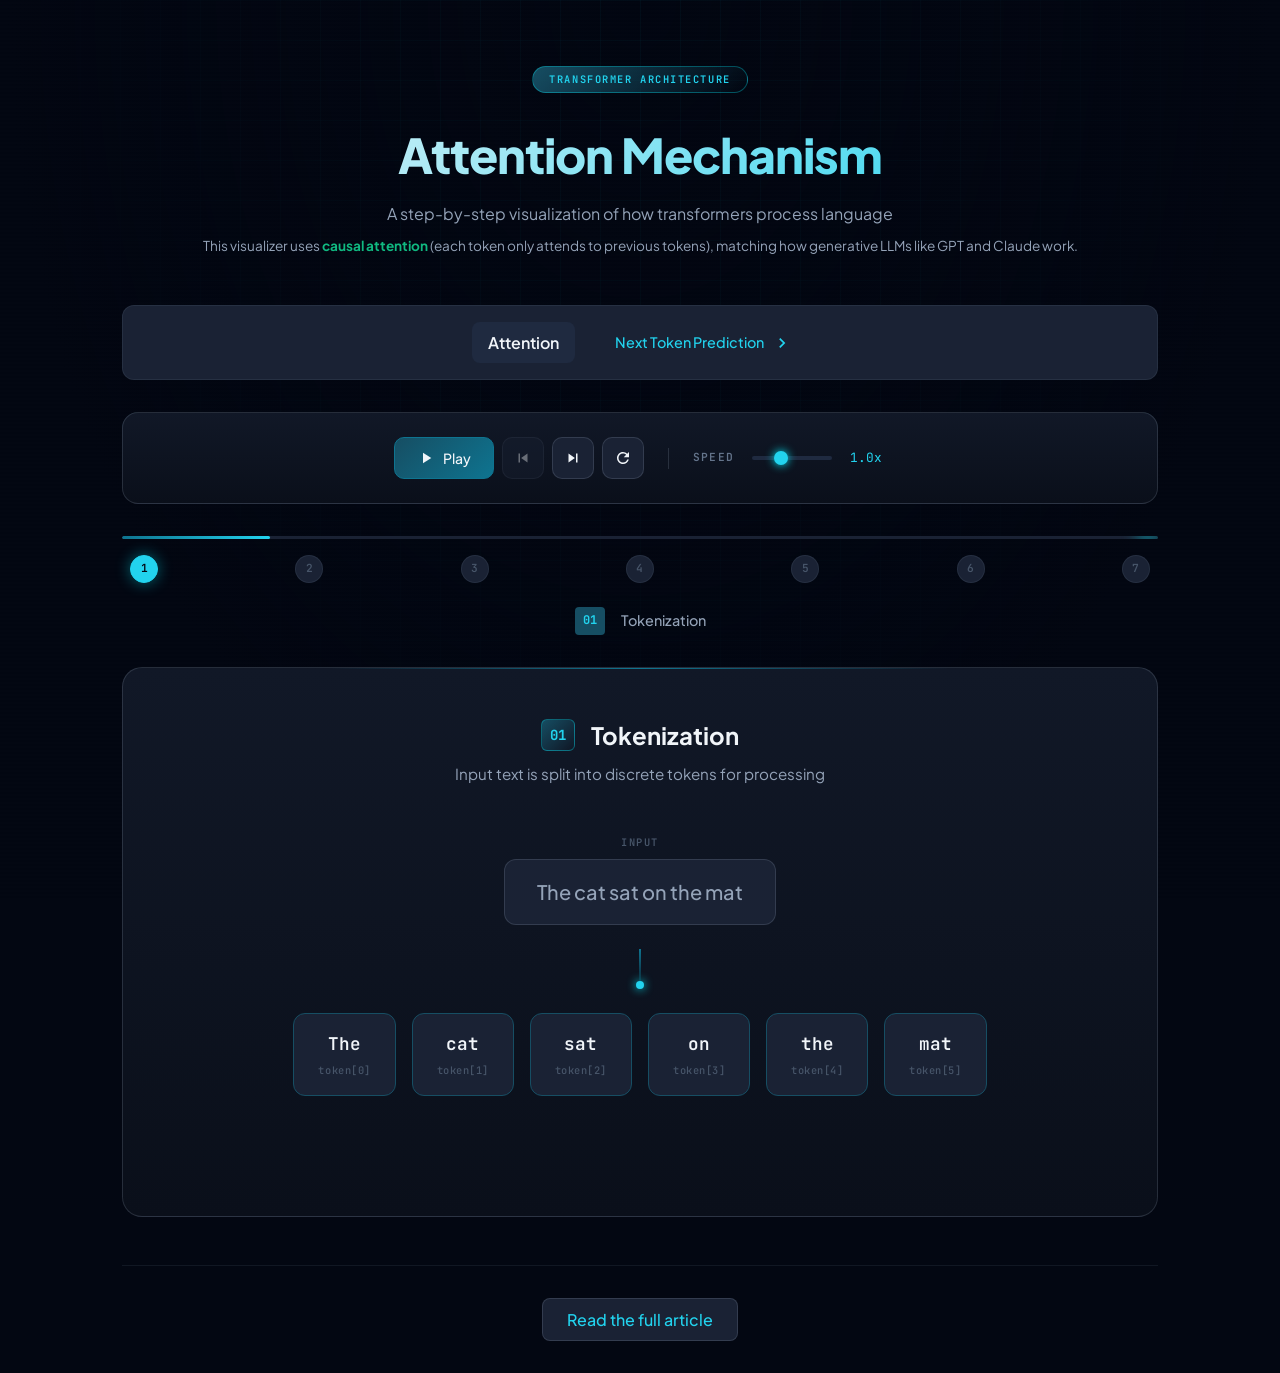
<file: 2026-01-23-attention/visualizer/index.html>
<!DOCTYPE html>
<html lang="en">
<head>
    <meta charset="UTF-8">
    <meta name="viewport" content="width=device-width, initial-scale=1.0">
    <title>Attention Mechanism Visualizer</title>
    <link rel="preconnect" href="https://fonts.googleapis.com">
    <link rel="preconnect" href="https://fonts.gstatic.com" crossorigin>
    <link href="https://fonts.googleapis.com/css2?family=JetBrains+Mono:wght@400;500;600;700&family=Plus+Jakarta+Sans:wght@400;500;600;700;800&display=swap" rel="stylesheet">
    <link rel="stylesheet" href="style.css">
    <link rel="stylesheet" href="prediction.css">
</head>
<body>
    <div class="grid-bg"></div>
    <div class="scanline"></div>

    <div class="container">
        <header>
            <div class="badge">TRANSFORMER ARCHITECTURE</div>
            <h1>Attention Mechanism</h1>
            <p class="subtitle">A step-by-step visualization of how transformers process language</p>
            <p class="causal-note" style="font-size: 0.85rem; color: #94a3b8; margin-top: 0.5rem;">This visualizer uses <strong style="color: #10b981;">causal attention</strong> (each token only attends to previous tokens), matching how generative LLMs like GPT and Claude work.</p>
        </header>

        <nav class="visualizer-nav">
            <span class="nav-current">Attention</span>
            <a href="prediction.html" class="nav-link">
                Next Token Prediction
                <svg class="nav-icon" viewBox="0 0 24 24" fill="currentColor">
                    <path d="M8.59 16.59L13.17 12 8.59 7.41 10 6l6 6-6 6-1.41-1.41z"/>
                </svg>
            </a>
        </nav>

        <div class="control-panel">
            <div class="control-group">
                <button id="playPause" class="btn btn-primary">
                    <svg class="icon play-icon" viewBox="0 0 24 24" fill="currentColor">
                        <path d="M8 5v14l11-7z"/>
                    </svg>
                    <svg class="icon pause-icon" viewBox="0 0 24 24" fill="currentColor" style="display:none">
                        <path d="M6 19h4V5H6v14zm8-14v14h4V5h-4z"/>
                    </svg>
                    <span class="btn-text">Play</span>
                </button>
                <button id="stepBack" class="btn btn-secondary">
                    <svg class="icon" viewBox="0 0 24 24" fill="currentColor">
                        <path d="M6 6h2v12H6zm3.5 6l8.5 6V6z"/>
                    </svg>
                </button>
                <button id="stepForward" class="btn btn-secondary">
                    <svg class="icon" viewBox="0 0 24 24" fill="currentColor">
                        <path d="M6 18l8.5-6L6 6v12zM16 6v12h2V6h-2z"/>
                    </svg>
                </button>
                <button id="reset" class="btn btn-secondary">
                    <svg class="icon" viewBox="0 0 24 24" fill="currentColor">
                        <path d="M17.65 6.35A7.958 7.958 0 0012 4c-4.42 0-7.99 3.58-7.99 8s3.57 8 7.99 8c3.73 0 6.84-2.55 7.73-6h-2.08A5.99 5.99 0 0112 18c-3.31 0-6-2.69-6-6s2.69-6 6-6c1.66 0 3.14.69 4.22 1.78L13 11h7V4l-2.35 2.35z"/>
                    </svg>
                </button>
            </div>
            <div class="speed-control">
                <label for="speed">SPEED</label>
                <input type="range" id="speed" min="0.5" max="2" step="0.25" value="1">
                <span id="speedValue" class="speed-value">1.0x</span>
            </div>
        </div>

        <div class="progress-container">
            <div class="progress-track">
                <div class="progress-fill" id="progressFill"></div>
                <div class="progress-glow" id="progressGlow"></div>
            </div>
            <div class="step-markers">
                <div class="step-marker" data-step="1">1</div>
                <div class="step-marker" data-step="2">2</div>
                <div class="step-marker" data-step="3">3</div>
                <div class="step-marker" data-step="4">4</div>
                <div class="step-marker" data-step="5">5</div>
                <div class="step-marker" data-step="6">6</div>
                <div class="step-marker" data-step="7">7</div>
            </div>
            <div class="step-label" id="stepLabel">
                <span class="step-num">01</span>
                <span class="step-name">Tokenization</span>
            </div>
        </div>

        <main class="visualization-area">
            <!-- Step 1: Tokenization -->
            <section class="step step-1" id="step1">
                <div class="step-header">
                    <h2><span class="step-icon">01</span> Tokenization</h2>
                    <p class="step-desc">Input text is split into discrete tokens for processing</p>
                </div>
                <div class="input-display">
                    <div class="input-label">INPUT</div>
                    <div class="input-text" id="inputText">The cat sat on the mat</div>
                </div>
                <div class="connection-line"></div>
                <div class="tokens-container" id="tokensContainer"></div>
            </section>

            <!-- Step 2: Embeddings -->
            <section class="step step-2" id="step2">
                <div class="step-header">
                    <h2><span class="step-icon">02</span> Embeddings</h2>
                    <p class="step-desc">Each token is mapped to a high-dimensional vector representing its semantic meaning</p>
                </div>
                <div class="embeddings-container" id="embeddingsContainer"></div>
            </section>

            <!-- Step 3: Q, K, V Projections -->
            <section class="step step-3" id="step3">
                <div class="step-header">
                    <h2><span class="step-icon">03</span> Query, Key, Value Projections</h2>
                    <p class="step-desc">Each embedding is transformed into three distinct vectors through learned weight matrices</p>
                </div>
                <div class="qkv-container" id="qkvContainer">
                    <div class="qkv-column query-column">
                        <div class="qkv-header">
                            <div class="qkv-indicator"></div>
                            <h3>Query (Q)</h3>
                        </div>
                        <p class="qkv-desc">"What am I looking for?"</p>
                        <div class="qkv-vectors" id="queryVectors"></div>
                    </div>
                    <div class="qkv-column key-column">
                        <div class="qkv-header">
                            <div class="qkv-indicator"></div>
                            <h3>Key (K)</h3>
                        </div>
                        <p class="qkv-desc">"What do I contain?"</p>
                        <div class="qkv-vectors" id="keyVectors"></div>
                    </div>
                    <div class="qkv-column value-column">
                        <div class="qkv-header">
                            <div class="qkv-indicator"></div>
                            <h3>Value (V)</h3>
                        </div>
                        <p class="qkv-desc">"What information do I carry?"</p>
                        <div class="qkv-vectors" id="valueVectors"></div>
                    </div>
                </div>
            </section>

            <!-- Step 4: Attention Scores -->
            <section class="step step-4" id="step4">
                <div class="step-header">
                    <h2><span class="step-icon">04</span> Attention Scores</h2>
                    <p class="step-desc">Compute relevance between each Query and all Keys via dot product</p>
                </div>
                <div class="formula-display">
                    <code>Score[i,j] = Q[i] &middot; K[j] / &radic;d<sub>k</sub></code>
                </div>
                <div class="matrix-legend">
                    <div class="legend-item legend-query">
                        <span class="legend-dot"></span>
                        <span class="legend-label">Query (rows)</span>
                        <span class="legend-desc">"What am I looking for?"</span>
                    </div>
                    <div class="legend-item legend-key">
                        <span class="legend-dot"></span>
                        <span class="legend-label">Key (columns)</span>
                        <span class="legend-desc">"What do I contain?"</span>
                    </div>
                </div>
                <div class="matrix-container" id="scoresContainer">
                    <div class="matrix-y-axis">
                        <span class="axis-icon query-icon"></span>
                        <span class="axis-text">QUERY</span>
                    </div>
                    <div class="matrix-wrapper">
                        <div class="matrix-labels-top" id="keyLabels"></div>
                        <div class="matrix-content">
                            <div class="matrix-labels-side" id="queryLabels"></div>
                            <div class="attention-matrix" id="attentionMatrix"></div>
                        </div>
                    </div>
                    <div class="matrix-x-axis">
                        <span class="axis-icon key-icon"></span>
                        <span class="axis-text">KEY</span>
                    </div>
                </div>
            </section>

            <!-- Step 5: Softmax -->
            <section class="step step-5" id="step5">
                <div class="step-header">
                    <h2><span class="step-icon">05</span> Softmax Normalization</h2>
                    <p class="step-desc">Convert raw scores to probability distribution (each row sums to 1.0)</p>
                </div>
                <div class="formula-display">
                    <code>Attention[i] = softmax(Scores[i])</code>
                </div>
                <div class="matrix-legend">
                    <div class="legend-item legend-query">
                        <span class="legend-dot"></span>
                        <span class="legend-label">Query (rows)</span>
                        <span class="legend-desc">"What am I looking for?"</span>
                    </div>
                    <div class="legend-item legend-key">
                        <span class="legend-dot"></span>
                        <span class="legend-label">Key (columns)</span>
                        <span class="legend-desc">"What do I contain?"</span>
                    </div>
                </div>
                <div class="matrix-container" id="softmaxContainer">
                    <div class="matrix-y-axis">
                        <span class="axis-icon query-icon"></span>
                        <span class="axis-text">QUERY</span>
                    </div>
                    <div class="matrix-wrapper">
                        <div class="matrix-labels-top" id="softmaxKeyLabels"></div>
                        <div class="matrix-content">
                            <div class="matrix-labels-side" id="softmaxQueryLabels"></div>
                            <div class="attention-matrix softmax-matrix" id="softmaxMatrix"></div>
                        </div>
                    </div>
                    <div class="matrix-x-axis">
                        <span class="axis-icon key-icon"></span>
                        <span class="axis-text">KEY</span>
                    </div>
                </div>
            </section>

            <!-- Step 6: Weighted Values -->
            <section class="step step-6" id="step6">
                <div class="step-header">
                    <h2><span class="step-icon">06</span> Weighted Combination</h2>
                    <p class="step-desc">Compute output as weighted sum of Value vectors based on attention weights</p>
                </div>
                <div class="weighted-container" id="weightedContainer">
                    <div class="weighted-example" id="weightedExample">
                        <div class="weighted-focus">
                            <span class="focus-label">COMPUTING OUTPUT FOR</span>
                            <div class="weighted-token" id="highlightedToken">sat</div>
                        </div>
                        <div class="weighted-calculation" id="weightedCalc"></div>
                        <div class="weighted-result" id="weightedResult"></div>
                    </div>
                </div>
            </section>

            <!-- Step 7: Output -->
            <section class="step step-7" id="step7">
                <div class="step-header">
                    <h2><span class="step-icon">07</span> Contextual Outputs</h2>
                    <p class="step-desc">Each token now carries contextual information from tokens it attended to</p>
                </div>
                <div class="output-container" id="outputContainer">
                    <div class="output-tokens" id="outputTokens"></div>
                    <div class="output-insight">
                        <div class="insight-icon">
                            <svg viewBox="0 0 24 24" fill="currentColor">
                                <path d="M9 21c0 .55.45 1 1 1h4c.55 0 1-.45 1-1v-1H9v1zm3-19C8.14 2 5 5.14 5 9c0 2.38 1.19 4.47 3 5.74V17c0 .55.45 1 1 1h6c.55 0 1-.45 1-1v-2.26c1.81-1.27 3-3.36 3-5.74 0-3.86-3.14-7-7-7z"/>
                            </svg>
                        </div>
                        <p><strong>"sat"</strong> now encodes information about <strong>"cat"</strong> (the subject) and <strong>"The"</strong> (context)</p>
                        <p class="insight-detail">With causal attention, each token only sees previous tokens. This is how generative LLMs build context left-to-right.</p>
                    </div>
                </div>
            </section>
        </main>

        <footer>
            <div class="footer-content">
                <a href="../attention-substack.md" class="article-link">Read the full article</a>
            </div>
        </footer>
    </div>

    <script src="attention.js"></script>
</body>
</html>
</file>
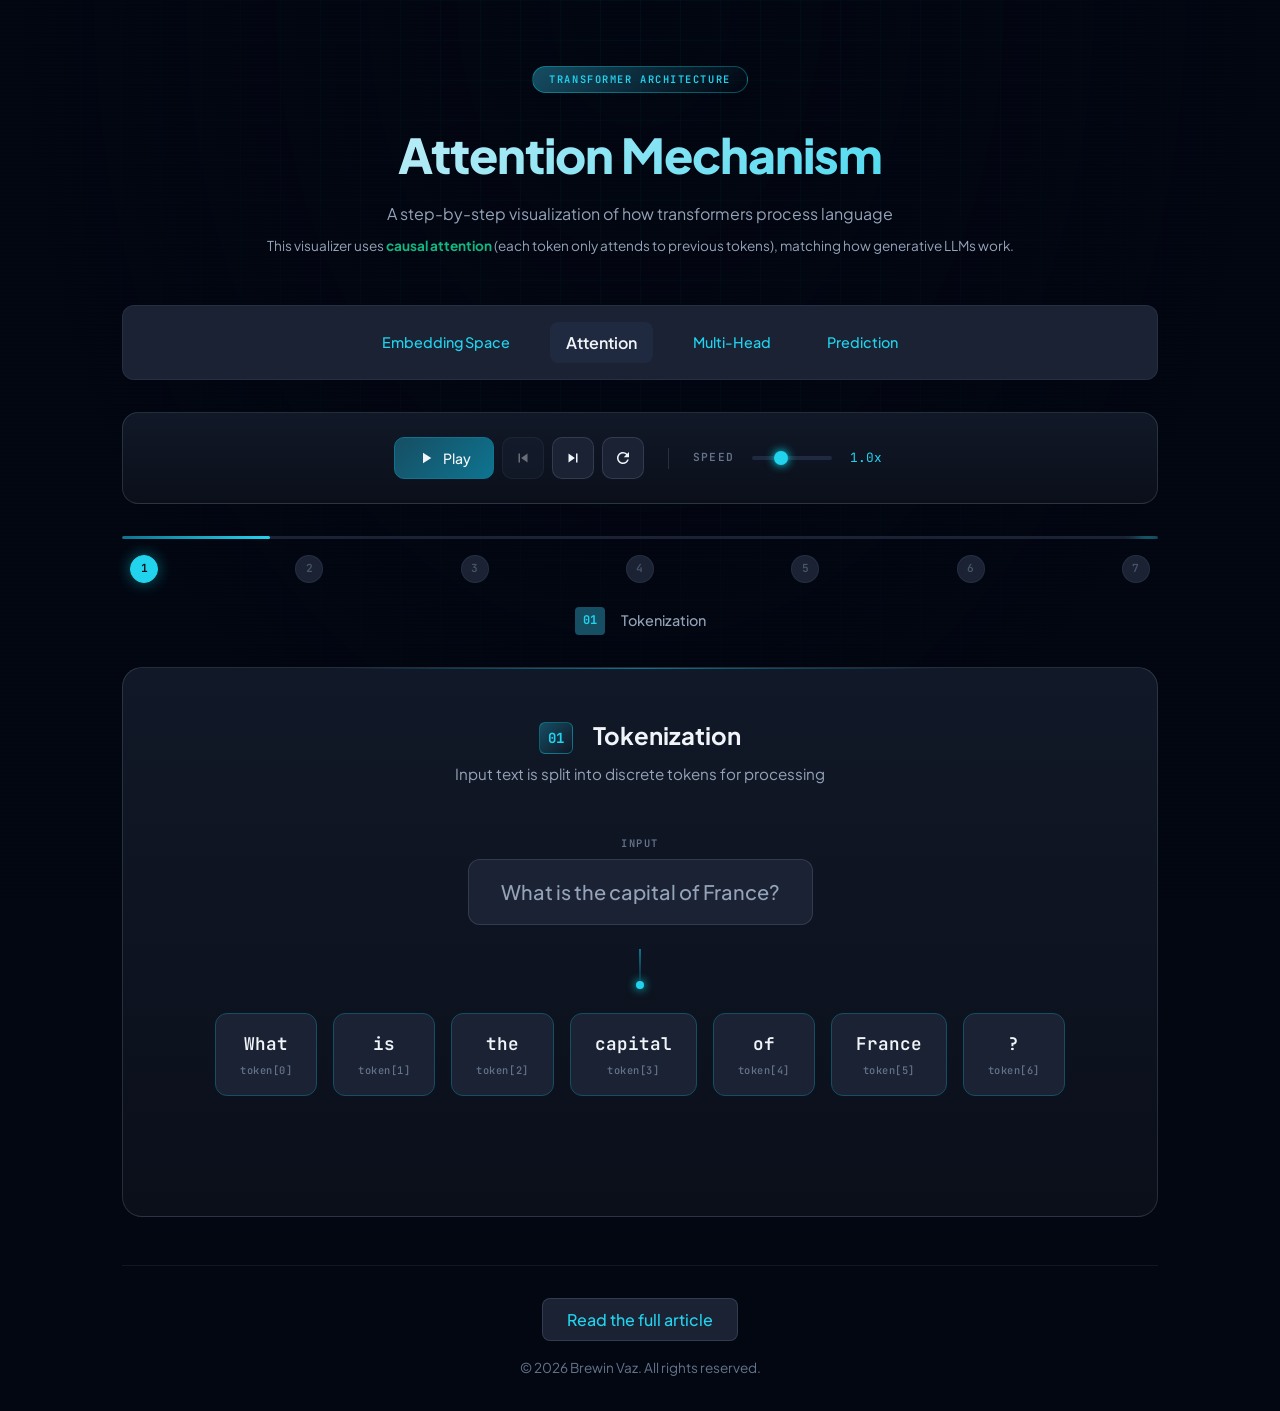
<file: 2026-01-attention/visualizer/index.html>
<!DOCTYPE html>
<html lang="en">
<head>
    <meta charset="UTF-8">
    <meta name="viewport" content="width=device-width, initial-scale=1.0">
    <title>Attention Mechanism Visualizer</title>
    <link rel="preconnect" href="https://fonts.googleapis.com">
    <link rel="preconnect" href="https://fonts.gstatic.com" crossorigin>
    <link href="https://fonts.googleapis.com/css2?family=JetBrains+Mono:wght@400;500;600;700&family=Plus+Jakarta+Sans:wght@400;500;600;700;800&display=swap" rel="stylesheet">
    <link rel="stylesheet" href="style.css">
    <link rel="stylesheet" href="prediction.css">
</head>
<body>
    <div class="grid-bg"></div>
    <div class="scanline"></div>

    <div class="container">
        <header>
            <div class="badge">TRANSFORMER ARCHITECTURE</div>
            <h1>Attention Mechanism</h1>
            <p class="subtitle">A step-by-step visualization of how transformers process language</p>
            <p class="causal-note" style="font-size: 0.85rem; color: #94a3b8; margin-top: 0.5rem;">This visualizer uses <strong style="color: #10b981;">causal attention</strong> (each token only attends to previous tokens), matching how generative LLMs work.</p>
        </header>

        <nav class="visualizer-nav">
            <a href="embeddings.html" class="nav-link">Embedding Space</a>
            <span class="nav-current">Attention</span>
            <a href="multihead.html" class="nav-link">Multi-Head</a>
            <a href="prediction.html" class="nav-link">Prediction</a>
        </nav>

        <div class="control-panel">
            <div class="control-group">
                <button id="playPause" class="btn btn-primary">
                    <svg class="icon play-icon" viewBox="0 0 24 24" fill="currentColor">
                        <path d="M8 5v14l11-7z"/>
                    </svg>
                    <svg class="icon pause-icon" viewBox="0 0 24 24" fill="currentColor" style="display:none">
                        <path d="M6 19h4V5H6v14zm8-14v14h4V5h-4z"/>
                    </svg>
                    <span class="btn-text">Play</span>
                </button>
                <button id="stepBack" class="btn btn-secondary">
                    <svg class="icon" viewBox="0 0 24 24" fill="currentColor">
                        <path d="M6 6h2v12H6zm3.5 6l8.5 6V6z"/>
                    </svg>
                </button>
                <button id="stepForward" class="btn btn-secondary">
                    <svg class="icon" viewBox="0 0 24 24" fill="currentColor">
                        <path d="M6 18l8.5-6L6 6v12zM16 6v12h2V6h-2z"/>
                    </svg>
                </button>
                <button id="reset" class="btn btn-secondary">
                    <svg class="icon" viewBox="0 0 24 24" fill="currentColor">
                        <path d="M17.65 6.35A7.958 7.958 0 0012 4c-4.42 0-7.99 3.58-7.99 8s3.57 8 7.99 8c3.73 0 6.84-2.55 7.73-6h-2.08A5.99 5.99 0 0112 18c-3.31 0-6-2.69-6-6s2.69-6 6-6c1.66 0 3.14.69 4.22 1.78L13 11h7V4l-2.35 2.35z"/>
                    </svg>
                </button>
            </div>
            <div class="speed-control">
                <label for="speed">SPEED</label>
                <input type="range" id="speed" min="0.5" max="2" step="0.25" value="1">
                <span id="speedValue" class="speed-value">1.0x</span>
            </div>
        </div>

        <div class="progress-container">
            <div class="progress-track">
                <div class="progress-fill" id="progressFill"></div>
                <div class="progress-glow" id="progressGlow"></div>
            </div>
            <div class="step-markers">
                <div class="step-marker" data-step="1">1</div>
                <div class="step-marker" data-step="2">2</div>
                <div class="step-marker" data-step="3">3</div>
                <div class="step-marker" data-step="4">4</div>
                <div class="step-marker" data-step="5">5</div>
                <div class="step-marker" data-step="6">6</div>
                <div class="step-marker" data-step="7">7</div>
            </div>
            <div class="step-label" id="stepLabel">
                <span class="step-num">01</span>
                <span class="step-name">Tokenization</span>
            </div>
        </div>

        <main class="visualization-area">
            <!-- Step 1: Tokenization -->
            <section class="step step-1" id="step1">
                <div class="step-header">
                    <h2><span class="step-icon">01</span> Tokenization</h2>
                    <p class="step-desc">Input text is split into discrete tokens for processing</p>
                </div>
                <div class="input-display">
                    <div class="input-label">INPUT</div>
                    <div class="input-text" id="inputText">What is the capital of France?</div>
                </div>
                <div class="connection-line"></div>
                <div class="tokens-container" id="tokensContainer"></div>
            </section>

            <!-- Step 2: Embeddings -->
            <section class="step step-2" id="step2">
                <div class="step-header">
                    <h2><span class="step-icon">02</span> Embeddings</h2>
                    <p class="step-desc">Each token is mapped to a high-dimensional vector representing its semantic meaning</p>
                </div>
                <div class="embeddings-container" id="embeddingsContainer"></div>
            </section>

            <!-- Step 3: Q, K, V Projections -->
            <section class="step step-3" id="step3">
                <div class="step-header">
                    <h2><span class="step-icon">03</span> Query, Key, Value Projections</h2>
                    <p class="step-desc">Each embedding is transformed into three distinct vectors through learned weight matrices</p>
                </div>
                <div class="qkv-container" id="qkvContainer">
                    <div class="qkv-column query-column">
                        <div class="qkv-header">
                            <div class="qkv-indicator"></div>
                            <h3>Query (Q)</h3>
                        </div>
                        <p class="qkv-desc">"What am I looking for?"</p>
                        <div class="qkv-vectors" id="queryVectors"></div>
                    </div>
                    <div class="qkv-column key-column">
                        <div class="qkv-header">
                            <div class="qkv-indicator"></div>
                            <h3>Key (K)</h3>
                        </div>
                        <p class="qkv-desc">"What do I contain?"</p>
                        <div class="qkv-vectors" id="keyVectors"></div>
                    </div>
                    <div class="qkv-column value-column">
                        <div class="qkv-header">
                            <div class="qkv-indicator"></div>
                            <h3>Value (V)</h3>
                        </div>
                        <p class="qkv-desc">"What information do I carry?"</p>
                        <div class="qkv-vectors" id="valueVectors"></div>
                    </div>
                </div>
            </section>

            <!-- Step 4: Attention Scores -->
            <section class="step step-4" id="step4">
                <div class="step-header">
                    <h2><span class="step-icon">04</span> Attention Scores</h2>
                    <p class="step-desc">Compute relevance between each Query and all Keys via dot product</p>
                </div>
                <div class="formula-display">
                    <code>Score[i,j] = Q[i] &middot; K[j] / &radic;d<sub>k</sub></code>
                </div>
                <div class="matrix-legend">
                    <div class="legend-item legend-query">
                        <span class="legend-dot"></span>
                        <span class="legend-label">Query (rows)</span>
                        <span class="legend-desc">"What am I looking for?"</span>
                    </div>
                    <div class="legend-item legend-key">
                        <span class="legend-dot"></span>
                        <span class="legend-label">Key (columns)</span>
                        <span class="legend-desc">"What do I contain?"</span>
                    </div>
                </div>
                <div class="matrix-container" id="scoresContainer">
                    <div class="matrix-y-axis">
                        <span class="axis-icon query-icon"></span>
                        <span class="axis-text">QUERY</span>
                    </div>
                    <div class="matrix-wrapper">
                        <div class="matrix-labels-top" id="keyLabels"></div>
                        <div class="matrix-content">
                            <div class="matrix-labels-side" id="queryLabels"></div>
                            <div class="attention-matrix" id="attentionMatrix"></div>
                        </div>
                    </div>
                    <div class="matrix-x-axis">
                        <span class="axis-icon key-icon"></span>
                        <span class="axis-text">KEY</span>
                    </div>
                </div>
            </section>

            <!-- Step 5: Softmax -->
            <section class="step step-5" id="step5">
                <div class="step-header">
                    <h2><span class="step-icon">05</span> Softmax Normalization</h2>
                    <p class="step-desc">Convert raw scores to probability distribution (each row sums to 1.0)</p>
                </div>
                <div class="formula-display">
                    <code>Attention[i] = softmax(Scores[i])</code>
                </div>
                <div class="matrix-legend">
                    <div class="legend-item legend-query">
                        <span class="legend-dot"></span>
                        <span class="legend-label">Query (rows)</span>
                        <span class="legend-desc">"What am I looking for?"</span>
                    </div>
                    <div class="legend-item legend-key">
                        <span class="legend-dot"></span>
                        <span class="legend-label">Key (columns)</span>
                        <span class="legend-desc">"What do I contain?"</span>
                    </div>
                </div>
                <div class="matrix-container" id="softmaxContainer">
                    <div class="matrix-y-axis">
                        <span class="axis-icon query-icon"></span>
                        <span class="axis-text">QUERY</span>
                    </div>
                    <div class="matrix-wrapper">
                        <div class="matrix-labels-top" id="softmaxKeyLabels"></div>
                        <div class="matrix-content">
                            <div class="matrix-labels-side" id="softmaxQueryLabels"></div>
                            <div class="attention-matrix softmax-matrix" id="softmaxMatrix"></div>
                        </div>
                    </div>
                    <div class="matrix-x-axis">
                        <span class="axis-icon key-icon"></span>
                        <span class="axis-text">KEY</span>
                    </div>
                </div>
            </section>

            <!-- Step 6: Weighted Values -->
            <section class="step step-6" id="step6">
                <div class="step-header">
                    <h2><span class="step-icon">06</span> Weighted Combination</h2>
                    <p class="step-desc">Compute output as weighted sum of Value vectors based on attention weights</p>
                </div>
                <div class="weighted-container" id="weightedContainer">
                    <div class="weighted-example" id="weightedExample">
                        <div class="weighted-focus">
                            <span class="focus-label">COMPUTING OUTPUT FOR</span>
                            <div class="weighted-token" id="highlightedToken">France</div>
                        </div>
                        <div class="weighted-calculation" id="weightedCalc"></div>
                        <div class="weighted-result" id="weightedResult"></div>
                    </div>
                </div>
            </section>

            <!-- Step 7: Output -->
            <section class="step step-7" id="step7">
                <div class="step-header">
                    <h2><span class="step-icon">07</span> Contextual Outputs</h2>
                    <p class="step-desc">Each token now carries contextual information from tokens it attended to</p>
                </div>
                <div class="output-container" id="outputContainer">
                    <div class="output-tokens" id="outputTokens"></div>
                    <div class="output-insight">
                        <div class="insight-icon">
                            <svg viewBox="0 0 24 24" fill="currentColor">
                                <path d="M9 21c0 .55.45 1 1 1h4c.55 0 1-.45 1-1v-1H9v1zm3-19C8.14 2 5 5.14 5 9c0 2.38 1.19 4.47 3 5.74V17c0 .55.45 1 1 1h6c.55 0 1-.45 1-1v-2.26c1.81-1.27 3-3.36 3-5.74 0-3.86-3.14-7-7-7z"/>
                            </svg>
                        </div>
                        <p><strong>"France"</strong> now encodes information about <strong>"capital"</strong> (the concept being asked about)</p>
                        <p class="insight-detail">With causal attention, "France" strongly attends to "capital" (35%). This relationship enables the model to predict <strong>"Paris"</strong> as the answer.</p>
                    </div>
                </div>
            </section>
        </main>

        <footer>
            <div class="footer-content">
                <a href="https://brewinvaz.substack.com/p/inside-the-black-box-how-attention" class="article-link">Read the full article</a>
                <p>&copy; 2026 Brewin Vaz. All rights reserved.</p>
            </div>
        </footer>
    </div>

    <script src="attention.js"></script>
</body>
</html>
</file>
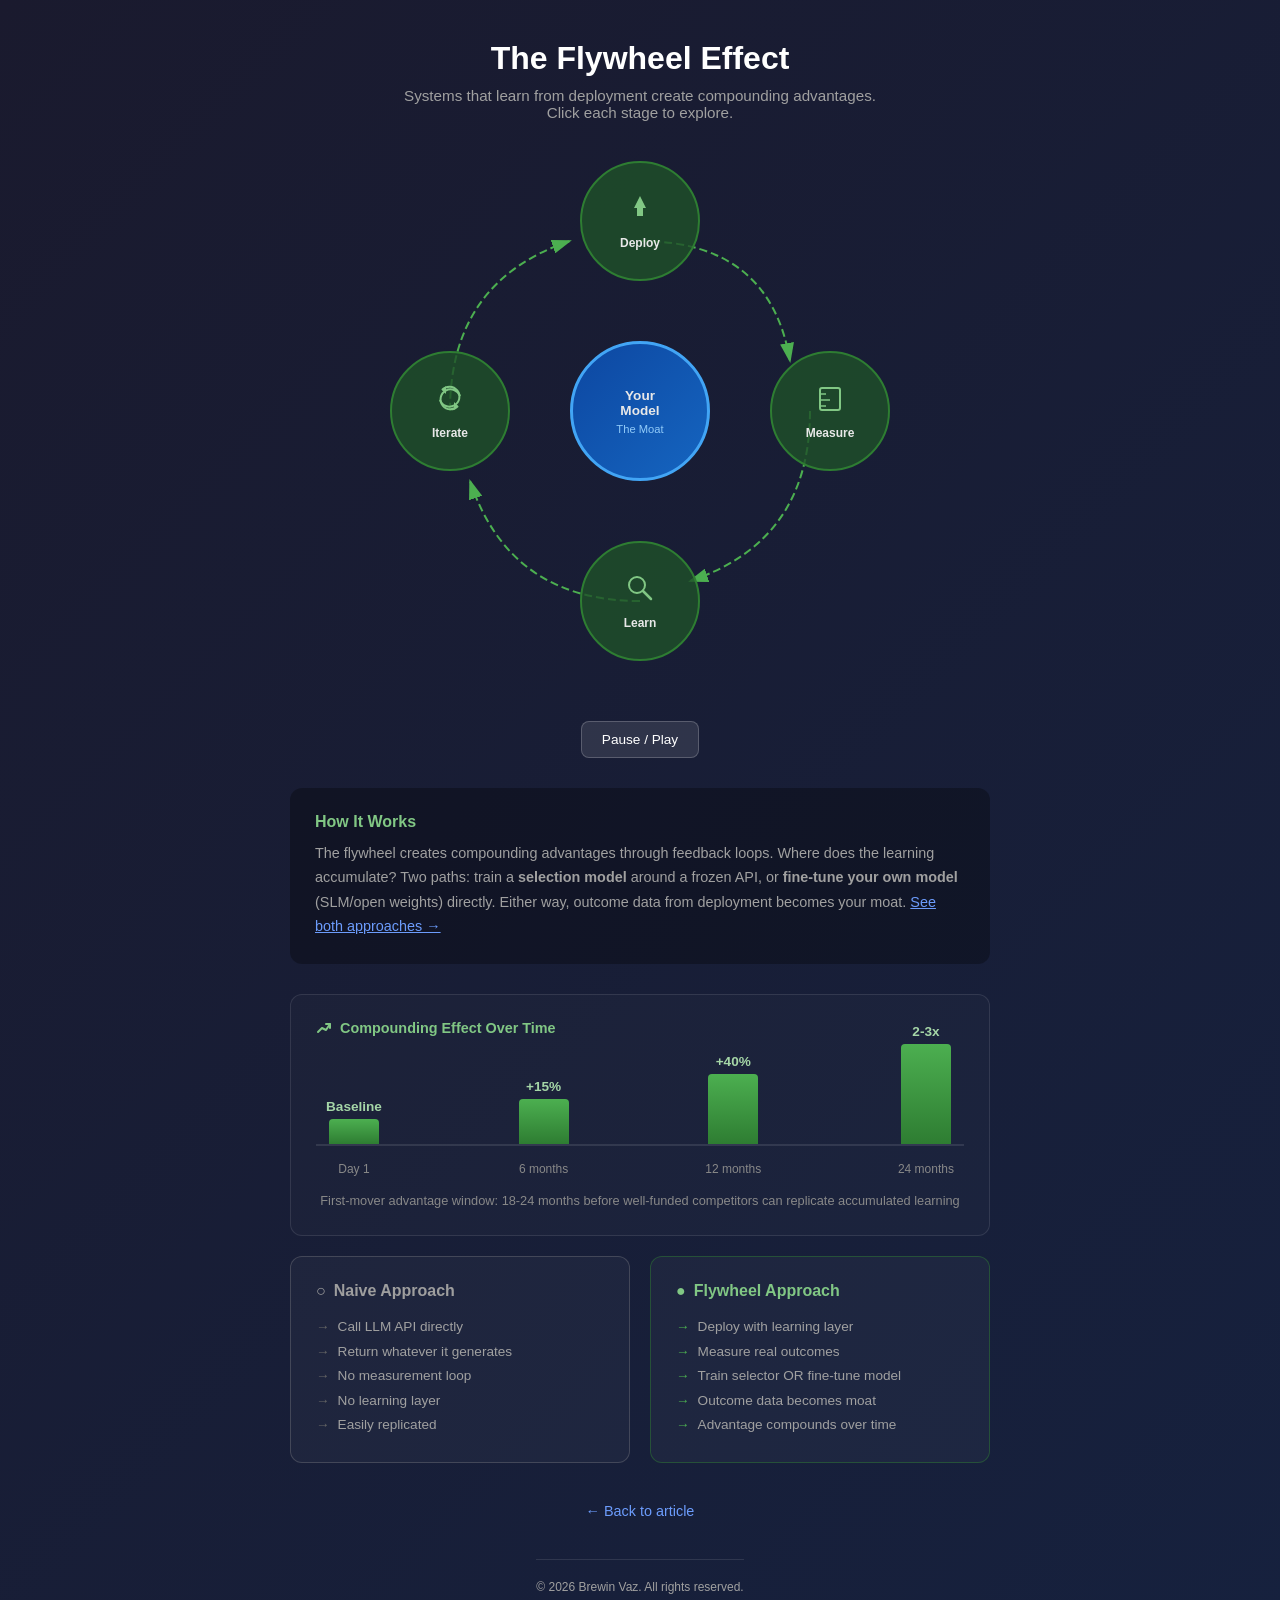
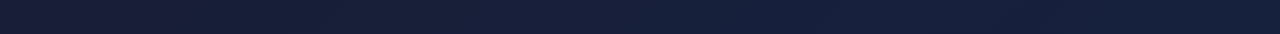
<file: 2026-02-ai-abundance/flywheel-diagram.html>
<!DOCTYPE html>
<html lang="en">
<head>
    <meta charset="UTF-8">
    <meta name="viewport" content="width=device-width, initial-scale=1.0">
    <title>AI Flywheel - The New Scarcity</title>
    <style>
        * {
            margin: 0;
            padding: 0;
            box-sizing: border-box;
        }

        body {
            font-family: -apple-system, BlinkMacSystemFont, 'Segoe UI', Roboto, Oxygen, Ubuntu, sans-serif;
            background: linear-gradient(135deg, #1a1a2e 0%, #16213e 100%);
            min-height: 100vh;
            display: flex;
            flex-direction: column;
            align-items: center;
            padding: 40px 20px;
            color: #e8e8e8;
        }

        h1 {
            font-size: clamp(1.5rem, 4vw, 2rem);
            margin-bottom: 10px;
            text-align: center;
            color: #fff;
        }

        .subtitle {
            font-size: 0.95rem;
            color: #a0a0a0;
            margin-bottom: 40px;
            text-align: center;
            max-width: 500px;
        }

        .flywheel-container {
            position: relative;
            width: min(500px, 90vw);
            height: min(500px, 90vw);
            margin-bottom: 40px;
        }

        .flywheel {
            position: absolute;
            width: 100%;
            height: 100%;
            animation: rotate 20s linear infinite;
        }

        .flywheel.paused {
            animation-play-state: paused;
        }

        @keyframes rotate {
            from { transform: rotate(0deg); }
            to { transform: rotate(360deg); }
        }

        .stage {
            position: absolute;
            width: 120px;
            height: 120px;
            display: flex;
            flex-direction: column;
            align-items: center;
            justify-content: center;
            background: rgba(30, 81, 40, 0.8);
            border: 2px solid #2e7d32;
            border-radius: 50%;
            cursor: pointer;
            transition: all 0.3s ease;
            text-align: center;
            padding: 10px;
        }

        .stage:hover {
            transform: scale(1.1);
            background: rgba(46, 125, 50, 0.9);
            z-index: 10;
        }

        .stage.active {
            background: rgba(46, 125, 50, 1);
            border-color: #81c784;
            box-shadow: 0 0 30px rgba(129, 199, 132, 0.5);
        }

        .stage-icon {
            width: 32px;
            height: 32px;
            margin-bottom: 12px;
        }

        .stage-icon svg {
            width: 100%;
            height: 100%;
        }

        .stage-name {
            font-size: 0.75rem;
            font-weight: 600;
            line-height: 1.2;
        }

        .stage-1 { top: 0; left: 50%; transform: translateX(-50%); }
        .stage-2 { top: 50%; right: 0; transform: translateY(-50%); }
        .stage-3 { bottom: 0; left: 50%; transform: translateX(-50%); }
        .stage-4 { top: 50%; left: 0; transform: translateY(-50%); }

        .center-hub {
            position: absolute;
            top: 50%;
            left: 50%;
            transform: translate(-50%, -50%);
            width: 140px;
            height: 140px;
            background: linear-gradient(135deg, #0d47a1 0%, #1565c0 100%);
            border: 3px solid #42a5f5;
            border-radius: 50%;
            display: flex;
            flex-direction: column;
            align-items: center;
            justify-content: center;
            text-align: center;
            z-index: 5;
        }

        .hub-title {
            font-size: 0.85rem;
            font-weight: 700;
            margin-bottom: 5px;
        }

        .hub-subtitle {
            font-size: 0.7rem;
            color: #90caf9;
        }

        .arrows {
            position: absolute;
            width: 100%;
            height: 100%;
            pointer-events: none;
        }

        .arrow-svg {
            position: absolute;
            width: 100%;
            height: 100%;
        }

        .arrow-path {
            fill: none;
            stroke: #4caf50;
            stroke-width: 2;
            stroke-dasharray: 8, 4;
            animation: dash 1s linear infinite;
        }

        @keyframes dash {
            to { stroke-dashoffset: -12; }
        }

        .timeline-container {
            max-width: 700px;
            width: 100%;
            margin-top: 30px;
            background: rgba(255, 255, 255, 0.02);
            border-radius: 12px;
            padding: 25px;
            border: 1px solid rgba(255, 255, 255, 0.1);
        }

        .timeline-title {
            font-size: 0.9rem;
            font-weight: 600;
            color: #81c784;
            margin-bottom: 20px;
            display: flex;
            align-items: center;
            gap: 8px;
        }

        .timeline {
            display: flex;
            justify-content: space-between;
            align-items: flex-end;
            height: 120px;
            position: relative;
            padding: 0 10px;
        }

        .timeline::before {
            content: '';
            position: absolute;
            bottom: 30px;
            left: 0;
            right: 0;
            height: 2px;
            background: rgba(255, 255, 255, 0.1);
        }

        .timeline-point {
            display: flex;
            flex-direction: column;
            align-items: center;
            position: relative;
        }

        .timeline-bar {
            width: 50px;
            background: linear-gradient(180deg, #4caf50 0%, #2e7d32 100%);
            border-radius: 4px 4px 0 0;
            margin-bottom: 10px;
            transition: height 0.5s ease;
        }

        .timeline-bar.bar-1 { height: 25px; }
        .timeline-bar.bar-2 { height: 45px; }
        .timeline-bar.bar-3 { height: 70px; }
        .timeline-bar.bar-4 { height: 100px; }

        .timeline-label {
            font-size: 0.75rem;
            color: #888;
            margin-top: 8px;
        }

        .timeline-value {
            font-size: 0.85rem;
            font-weight: 600;
            color: #a5d6a7;
            margin-bottom: 5px;
        }

        .timeline-note {
            font-size: 0.8rem;
            color: #888;
            text-align: center;
            margin-top: 15px;
            line-height: 1.5;
        }

        .comparison {
            display: grid;
            grid-template-columns: 1fr 1fr;
            gap: 20px;
            max-width: 700px;
            width: 100%;
            margin-top: 20px;
        }

        .approach {
            background: rgba(255, 255, 255, 0.03);
            border: 1px solid rgba(255, 255, 255, 0.1);
            border-radius: 12px;
            padding: 25px;
        }

        .approach.naive {
            border-color: rgba(150, 150, 150, 0.3);
        }

        .approach.flywheel-approach {
            border-color: rgba(46, 125, 50, 0.5);
        }

        .approach-title {
            font-size: 1rem;
            font-weight: 600;
            margin-bottom: 15px;
            display: flex;
            align-items: center;
            gap: 8px;
        }

        .naive .approach-title {
            color: #9e9e9e;
        }

        .flywheel-approach .approach-title {
            color: #81c784;
        }

        .approach-list {
            list-style: none;
            font-size: 0.85rem;
            color: #a0a0a0;
            line-height: 1.8;
        }

        .approach-list li {
            display: flex;
            align-items: flex-start;
            gap: 8px;
        }

        .approach-list li::before {
            content: "→";
            color: #666;
        }

        .flywheel-approach .approach-list li::before {
            color: #4caf50;
        }

        .detail-panel {
            background: rgba(0, 0, 0, 0.3);
            border-radius: 12px;
            padding: 25px;
            max-width: 700px;
            width: 100%;
            margin-top: 30px;
            min-height: 120px;
        }

        .detail-panel h3 {
            font-size: 1rem;
            margin-bottom: 10px;
            color: #81c784;
        }

        .detail-panel p {
            color: #a0a0a0;
            line-height: 1.7;
            font-size: 0.9rem;
        }

        .controls {
            margin-top: 20px;
            display: flex;
            gap: 15px;
        }

        .control-btn {
            background: rgba(255, 255, 255, 0.1);
            border: 1px solid rgba(255, 255, 255, 0.2);
            color: #fff;
            padding: 10px 20px;
            border-radius: 8px;
            cursor: pointer;
            font-size: 0.85rem;
            transition: all 0.2s ease;
        }

        .control-btn:hover {
            background: rgba(255, 255, 255, 0.2);
        }

        .back-link {
            margin-top: 40px;
            color: #6c9cfc;
            text-decoration: none;
            font-size: 0.9rem;
            display: flex;
            align-items: center;
            gap: 5px;
        }

        .back-link:hover {
            text-decoration: underline;
        }

        @media (max-width: 600px) {
            .comparison {
                grid-template-columns: 1fr;
            }

            .stage {
                width: 90px;
                height: 90px;
            }

            .stage-icon {
                width: 24px;
                height: 24px;
            }

            .stage-name {
                font-size: 0.65rem;
            }

            .center-hub {
                width: 110px;
                height: 110px;
            }

            .timeline-container {
                padding: 15px;
            }

            .timeline {
                height: 100px;
            }

            .timeline-bar {
                width: 40px;
            }

            .timeline-bar.bar-1 { height: 20px; }
            .timeline-bar.bar-2 { height: 35px; }
            .timeline-bar.bar-3 { height: 55px; }
            .timeline-bar.bar-4 { height: 80px; }

            .timeline-label {
                font-size: 0.65rem;
            }

            .timeline-value {
                font-size: 0.75rem;
            }

            .timeline-note {
                font-size: 0.7rem;
            }
        }
    </style>
</head>
<body>
    <h1>The Flywheel Effect</h1>
    <p class="subtitle">Systems that learn from deployment create compounding advantages. Click each stage to explore.</p>

    <div class="flywheel-container">
        <svg class="arrow-svg" viewBox="0 0 500 500">
            <defs>
                <marker id="arrowhead" markerWidth="10" markerHeight="7" refX="9" refY="3.5" orient="auto">
                    <polygon points="0 0, 10 3.5, 0 7" fill="#4caf50" />
                </marker>
            </defs>
            <path class="arrow-path" d="M 250 80 Q 380 80 400 200" marker-end="url(#arrowhead)" />
            <path class="arrow-path" d="M 420 250 Q 420 380 300 420" marker-end="url(#arrowhead)" />
            <path class="arrow-path" d="M 250 440 Q 120 440 80 320" marker-end="url(#arrowhead)" />
            <path class="arrow-path" d="M 60 250 Q 60 120 180 80" marker-end="url(#arrowhead)" />
        </svg>

        <div class="flywheel" id="flywheel">
            <div class="stage stage-1" onclick="showStage(1)">
                <span class="stage-icon">
                    <svg viewBox="0 0 32 32">
                        <path d="M16 4 L22 16 L19 16 L19 24 L13 24 L13 16 L10 16 Z" fill="#81c784"/>
                    </svg>
                </span>
                <span class="stage-name">Deploy</span>
            </div>
            <div class="stage stage-2" onclick="showStage(2)">
                <span class="stage-icon">
                    <svg viewBox="0 0 32 32">
                        <rect x="6" y="6" width="20" height="22" rx="2" fill="none" stroke="#81c784" stroke-width="2"/>
                        <line x1="6" y1="12" x2="12" y2="12" stroke="#81c784" stroke-width="1.5"/>
                        <line x1="6" y1="18" x2="16" y2="18" stroke="#81c784" stroke-width="1.5"/>
                        <line x1="6" y1="24" x2="12" y2="24" stroke="#81c784" stroke-width="1.5"/>
                    </svg>
                </span>
                <span class="stage-name">Measure</span>
            </div>
            <div class="stage stage-3" onclick="showStage(3)">
                <span class="stage-icon">
                    <svg viewBox="0 0 32 32">
                        <circle cx="13" cy="13" r="8" fill="none" stroke="#81c784" stroke-width="2"/>
                        <line x1="19" y1="19" x2="27" y2="27" stroke="#81c784" stroke-width="2.5" stroke-linecap="round"/>
                    </svg>
                </span>
                <span class="stage-name">Learn</span>
            </div>
            <div class="stage stage-4" onclick="showStage(4)">
                <span class="stage-icon">
                    <svg viewBox="0 0 32 32">
                        <path d="M8 8 A10 10 0 1 1 6 18" fill="none" stroke="#81c784" stroke-width="2"/>
                        <path d="M8 8 L12 4 L12 12 Z" fill="#81c784"/>
                        <path d="M24 24 A10 10 0 1 1 26 14" fill="none" stroke="#81c784" stroke-width="2"/>
                        <path d="M24 24 L20 28 L20 20 Z" fill="#81c784"/>
                    </svg>
                </span>
                <span class="stage-name">Iterate</span>
            </div>
        </div>

        <div class="center-hub">
            <span class="hub-title">Your<br>Model</span>
            <span class="hub-subtitle">The Moat</span>
        </div>
    </div>

    <div class="controls">
        <button class="control-btn" onclick="toggleRotation()">Pause / Play</button>
    </div>

    <div class="detail-panel" id="detail-panel">
        <h3>How It Works</h3>
        <p>The flywheel creates compounding advantages through feedback loops. Where does the learning accumulate?
        Two paths: train a <strong>selection model</strong> around a frozen API, or <strong>fine-tune your own model</strong>
        (SLM/open weights) directly. Either way, outcome data from deployment becomes your moat.
        <a href="two-paths-diagram.html" style="color: #6c9cfc;">See both approaches →</a></p>
    </div>

    <div class="timeline-container">
        <div class="timeline-title">
            <svg width="16" height="16" viewBox="0 0 16 16" style="vertical-align: middle;">
                <polyline points="2,12 6,8 10,10 14,4" fill="none" stroke="#81c784" stroke-width="2" stroke-linecap="round" stroke-linejoin="round"/>
                <polyline points="10,4 14,4 14,8" fill="none" stroke="#81c784" stroke-width="2" stroke-linecap="round" stroke-linejoin="round"/>
            </svg>
            Compounding Effect Over Time
        </div>
        <div class="timeline">
            <div class="timeline-point">
                <div class="timeline-value">Baseline</div>
                <div class="timeline-bar bar-1"></div>
                <div class="timeline-label">Day 1</div>
            </div>
            <div class="timeline-point">
                <div class="timeline-value">+15%</div>
                <div class="timeline-bar bar-2"></div>
                <div class="timeline-label">6 months</div>
            </div>
            <div class="timeline-point">
                <div class="timeline-value">+40%</div>
                <div class="timeline-bar bar-3"></div>
                <div class="timeline-label">12 months</div>
            </div>
            <div class="timeline-point">
                <div class="timeline-value">2-3x</div>
                <div class="timeline-bar bar-4"></div>
                <div class="timeline-label">24 months</div>
            </div>
        </div>
        <div class="timeline-note">
            First-mover advantage window: 18-24 months before well-funded competitors can replicate accumulated learning
        </div>
    </div>

    <div class="comparison">
        <div class="approach naive">
            <div class="approach-title">
                <span>○</span> Naive Approach
            </div>
            <ul class="approach-list">
                <li>Call LLM API directly</li>
                <li>Return whatever it generates</li>
                <li>No measurement loop</li>
                <li>No learning layer</li>
                <li>Easily replicated</li>
            </ul>
        </div>
        <div class="approach flywheel-approach">
            <div class="approach-title">
                <span>●</span> Flywheel Approach
            </div>
            <ul class="approach-list">
                <li>Deploy with learning layer</li>
                <li>Measure real outcomes</li>
                <li>Train selector OR fine-tune model</li>
                <li>Outcome data becomes moat</li>
                <li>Advantage compounds over time</li>
            </ul>
        </div>
    </div>

    <a href="ai-abundance.md" class="back-link">← Back to article</a>

    <footer style="margin-top: 40px; padding-top: 20px; border-top: 1px solid rgba(255,255,255,0.1); font-size: 0.75rem; color: #a0a0a0;">
        © 2026 Brewin Vaz. All rights reserved.
    </footer>

    <script>
        const stages = {
            1: {
                title: "Deploy",
                description: "Ship your system into the real world. Whether you're using a frozen API with a selection layer, or running your own fine-tuned model, deployment generates the outcome data you need. You can't learn from hypotheticals."
            },
            2: {
                title: "Measure",
                description: "Track what actually works. Task completion rates, user satisfaction, error frequency. This is ground truth that generic models don't have access to. You're measuring outcomes, not outputs."
            },
            3: {
                title: "Learn",
                description: "Feed measurement signals back into your learning layer. Two paths: train an orchestration/selection model around a frozen API, or fine-tune your own model (SLM/open weights) directly on the outcome data."
            },
            4: {
                title: "Iterate",
                description: "Your system makes better decisions each cycle. Whether learning accumulates in your selector or your model weights, the result is the same: proprietary intelligence that competitors can't replicate without your deployment history."
            }
        };

        function showStage(num) {
            document.querySelectorAll('.stage').forEach(s => s.classList.remove('active'));
            document.querySelector('.stage-' + num).classList.add('active');

            const detail = document.getElementById('detail-panel');
            detail.innerHTML = `
                <h3>${stages[num].title}</h3>
                <p>${stages[num].description}</p>
            `;
        }

        function toggleRotation() {
            document.getElementById('flywheel').classList.toggle('paused');
        }
    </script>
</body>
</html>
</file>
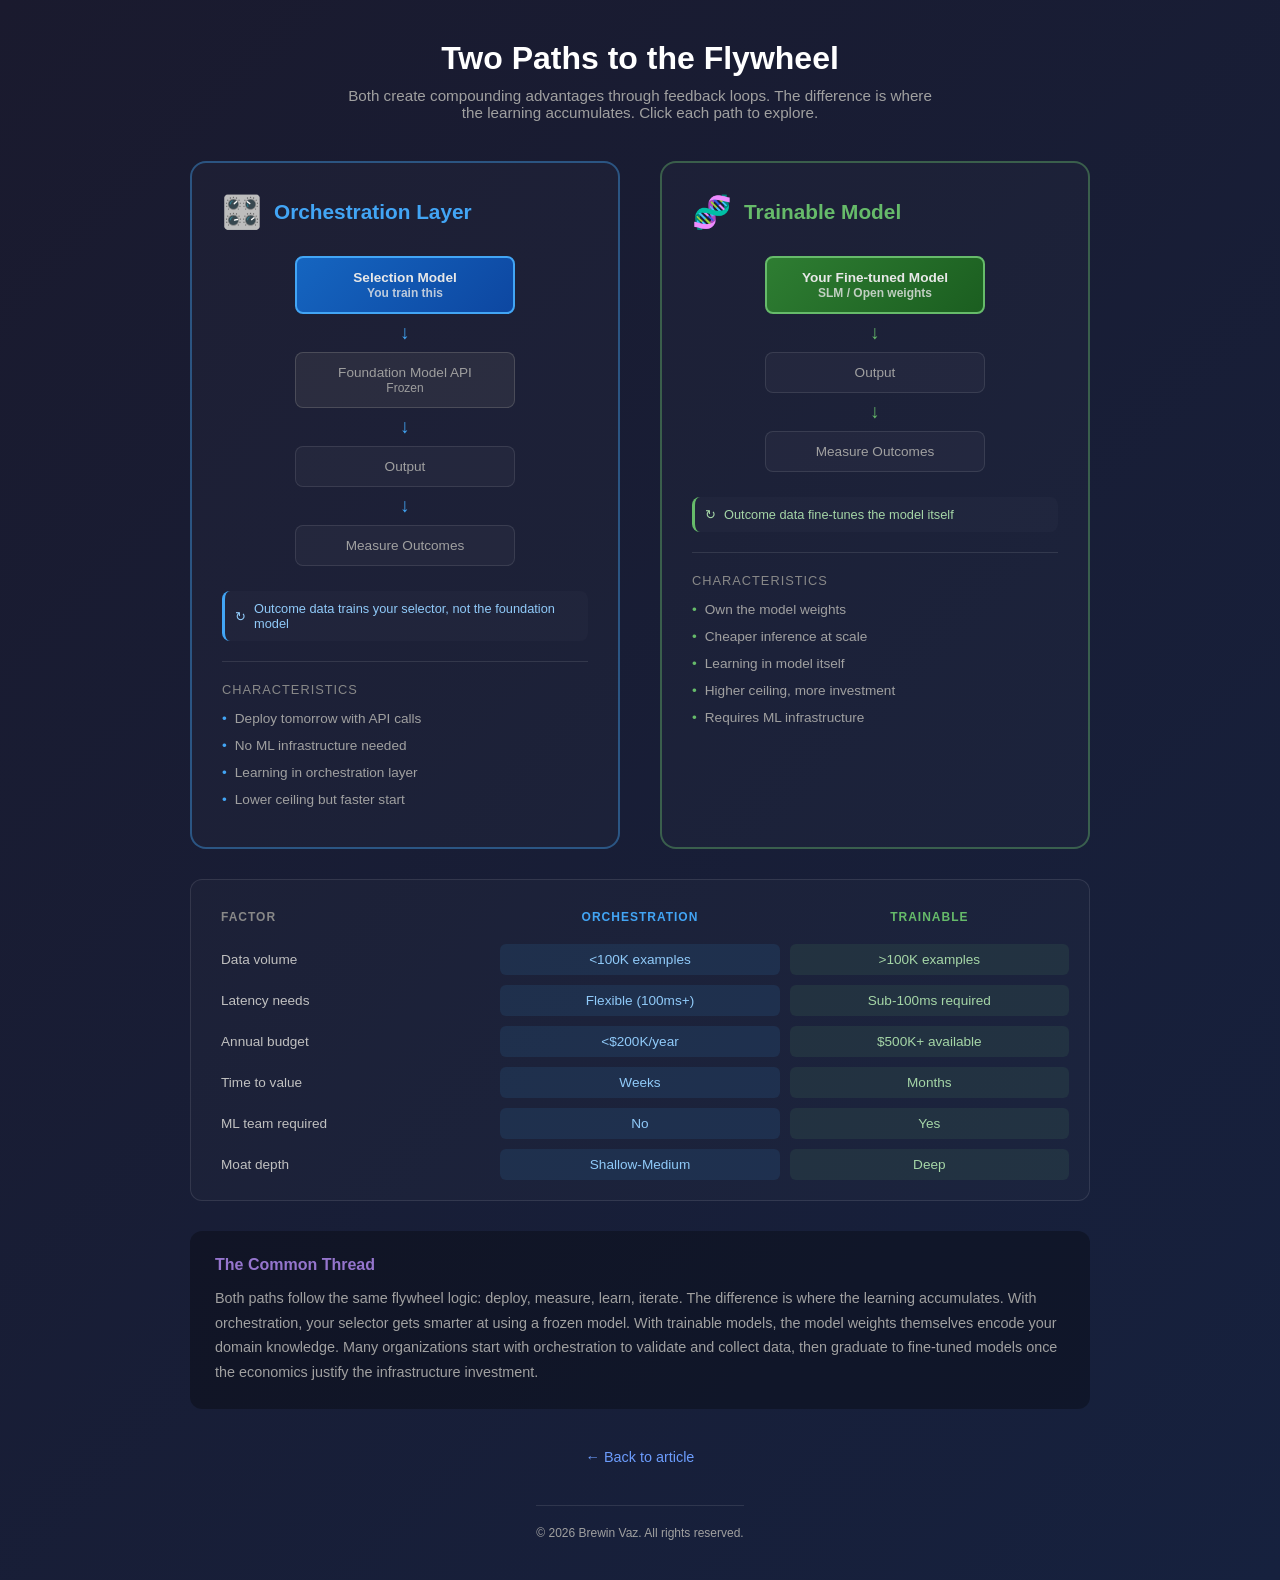
<file: 2026-02-ai-abundance/two-paths-diagram.html>
<!DOCTYPE html>
<html lang="en">
<head>
    <meta charset="UTF-8">
    <meta name="viewport" content="width=device-width, initial-scale=1.0">
    <title>Two Paths to the Flywheel - The New Scarcity</title>
    <style>
        * {
            margin: 0;
            padding: 0;
            box-sizing: border-box;
        }

        body {
            font-family: -apple-system, BlinkMacSystemFont, 'Segoe UI', Roboto, Oxygen, Ubuntu, sans-serif;
            background: linear-gradient(135deg, #1a1a2e 0%, #16213e 100%);
            min-height: 100vh;
            display: flex;
            flex-direction: column;
            align-items: center;
            padding: 40px 20px;
            color: #e8e8e8;
        }

        h1 {
            font-size: clamp(1.5rem, 4vw, 2rem);
            margin-bottom: 10px;
            text-align: center;
            color: #fff;
        }

        .subtitle {
            font-size: 0.95rem;
            color: #a0a0a0;
            margin-bottom: 40px;
            text-align: center;
            max-width: 600px;
        }

        .paths-container {
            display: grid;
            grid-template-columns: 1fr 1fr;
            gap: 40px;
            max-width: 900px;
            width: 100%;
        }

        .path {
            background: rgba(255, 255, 255, 0.02);
            border-radius: 16px;
            padding: 30px;
            border: 2px solid;
            cursor: pointer;
            transition: all 0.3s ease;
        }

        .path:hover {
            transform: translateY(-5px);
        }

        .path.orchestration {
            border-color: rgba(66, 165, 245, 0.4);
        }

        .path.orchestration:hover, .path.orchestration.active {
            border-color: #42a5f5;
            background: rgba(66, 165, 245, 0.05);
            box-shadow: 0 10px 40px rgba(66, 165, 245, 0.2);
        }

        .path.trainable {
            border-color: rgba(102, 187, 106, 0.4);
        }

        .path.trainable:hover, .path.trainable.active {
            border-color: #66bb6a;
            background: rgba(102, 187, 106, 0.05);
            box-shadow: 0 10px 40px rgba(102, 187, 106, 0.2);
        }

        .path-header {
            display: flex;
            align-items: center;
            gap: 12px;
            margin-bottom: 25px;
        }

        .path-icon {
            font-size: 2rem;
        }

        .path-title {
            font-size: 1.3rem;
            font-weight: 700;
        }

        .orchestration .path-title {
            color: #42a5f5;
        }

        .trainable .path-title {
            color: #66bb6a;
        }

        .flow-diagram {
            display: flex;
            flex-direction: column;
            align-items: center;
            gap: 8px;
            margin-bottom: 25px;
        }

        .flow-box {
            padding: 12px 20px;
            border-radius: 8px;
            text-align: center;
            width: 100%;
            max-width: 220px;
            font-size: 0.85rem;
        }

        .flow-box.primary {
            font-weight: 600;
        }

        .orchestration .flow-box.primary {
            background: linear-gradient(135deg, #1565c0 0%, #0d47a1 100%);
            border: 2px solid #42a5f5;
        }

        .trainable .flow-box.primary {
            background: linear-gradient(135deg, #2e7d32 0%, #1b5e20 100%);
            border: 2px solid #66bb6a;
        }

        .flow-box.secondary {
            background: rgba(100, 100, 100, 0.2);
            border: 1px solid rgba(150, 150, 150, 0.3);
            color: #9e9e9e;
        }

        .flow-box.tertiary {
            background: rgba(255, 255, 255, 0.03);
            border: 1px solid rgba(255, 255, 255, 0.1);
            color: #a0a0a0;
        }

        .flow-arrow {
            color: #666;
            font-size: 1.2rem;
        }

        .orchestration .flow-arrow {
            color: #42a5f5;
        }

        .trainable .flow-arrow {
            color: #66bb6a;
        }

        .flow-label {
            font-size: 0.7rem;
            color: #666;
            text-transform: uppercase;
            letter-spacing: 0.5px;
        }

        .orchestration .flow-label.highlight {
            color: #42a5f5;
        }

        .trainable .flow-label.highlight {
            color: #66bb6a;
        }

        .feedback-loop {
            display: flex;
            align-items: center;
            gap: 8px;
            font-size: 0.8rem;
            margin-top: 10px;
            padding: 10px;
            border-radius: 8px;
            background: rgba(255, 255, 255, 0.02);
        }

        .orchestration .feedback-loop {
            color: #90caf9;
            border-left: 3px solid #42a5f5;
        }

        .trainable .feedback-loop {
            color: #a5d6a7;
            border-left: 3px solid #66bb6a;
        }

        .characteristics {
            margin-top: 20px;
            padding-top: 20px;
            border-top: 1px solid rgba(255, 255, 255, 0.1);
        }

        .char-title {
            font-size: 0.8rem;
            text-transform: uppercase;
            letter-spacing: 1px;
            margin-bottom: 12px;
            color: #888;
        }

        .char-list {
            list-style: none;
            font-size: 0.85rem;
            color: #a0a0a0;
        }

        .char-list li {
            display: flex;
            align-items: flex-start;
            gap: 8px;
            margin-bottom: 8px;
            line-height: 1.4;
        }

        .char-list li::before {
            content: "•";
            flex-shrink: 0;
        }

        .orchestration .char-list li::before {
            color: #42a5f5;
        }

        .trainable .char-list li::before {
            color: #66bb6a;
        }

        .decision-criteria {
            display: grid;
            grid-template-columns: 1fr 1fr 1fr;
            gap: 10px;
            max-width: 900px;
            width: 100%;
            margin-top: 30px;
            background: rgba(255, 255, 255, 0.02);
            border-radius: 12px;
            padding: 20px;
            border: 1px solid rgba(255, 255, 255, 0.1);
        }

        .criteria-header {
            font-size: 0.75rem;
            font-weight: 600;
            text-transform: uppercase;
            letter-spacing: 1px;
            color: #888;
            padding: 10px;
            text-align: center;
        }

        .criteria-header:first-child {
            text-align: left;
        }

        .criteria-row {
            display: contents;
        }

        .criteria-label {
            font-size: 0.85rem;
            color: #c0c0c0;
            padding: 8px 10px;
            display: flex;
            align-items: center;
        }

        .criteria-value {
            font-size: 0.85rem;
            padding: 8px 10px;
            text-align: center;
            border-radius: 6px;
        }

        .criteria-value.orchestration {
            background: rgba(66, 165, 245, 0.1);
            color: #90caf9;
        }

        .criteria-value.trainable {
            background: rgba(102, 187, 106, 0.1);
            color: #a5d6a7;
        }

        .detail-panel {
            background: rgba(0, 0, 0, 0.3);
            border-radius: 12px;
            padding: 25px;
            max-width: 900px;
            width: 100%;
            margin-top: 30px;
        }

        .detail-panel h3 {
            font-size: 1rem;
            margin-bottom: 12px;
            color: #9575cd;
        }

        .detail-panel p {
            color: #a0a0a0;
            line-height: 1.7;
            font-size: 0.9rem;
        }

        .back-link {
            margin-top: 40px;
            color: #6c9cfc;
            text-decoration: none;
            font-size: 0.9rem;
            display: flex;
            align-items: center;
            gap: 5px;
        }

        .back-link:hover {
            text-decoration: underline;
        }

        @media (max-width: 700px) {
            .paths-container {
                grid-template-columns: 1fr;
            }

            .path {
                padding: 20px;
            }

            .decision-criteria {
                grid-template-columns: 1fr 1fr 1fr;
                gap: 5px;
                padding: 15px;
            }

            .criteria-header {
                font-size: 0.65rem;
                padding: 8px 5px;
            }

            .criteria-label {
                font-size: 0.75rem;
                padding: 6px 5px;
            }

            .criteria-value {
                font-size: 0.75rem;
                padding: 6px 5px;
            }
        }
    </style>
</head>
<body>
    <h1>Two Paths to the Flywheel</h1>
    <p class="subtitle">Both create compounding advantages through feedback loops. The difference is where the learning accumulates. Click each path to explore.</p>

    <div class="paths-container">
        <div class="path orchestration" onclick="showPath('orchestration')">
            <div class="path-header">
                <span class="path-icon">🎛️</span>
                <span class="path-title">Orchestration Layer</span>
            </div>

            <div class="flow-diagram">
                <div class="flow-box primary">Selection Model<br><span style="font-size: 0.75rem; opacity: 0.8;">You train this</span></div>
                <span class="flow-arrow">↓</span>
                <div class="flow-box secondary">Foundation Model API<br><span style="font-size: 0.75rem;">Frozen</span></div>
                <span class="flow-arrow">↓</span>
                <div class="flow-box tertiary">Output</div>
                <span class="flow-arrow">↓</span>
                <div class="flow-box tertiary">Measure Outcomes</div>
            </div>

            <div class="feedback-loop">
                <span>↻</span>
                <span>Outcome data trains your selector, not the foundation model</span>
            </div>

            <div class="characteristics">
                <div class="char-title">Characteristics</div>
                <ul class="char-list">
                    <li>Deploy tomorrow with API calls</li>
                    <li>No ML infrastructure needed</li>
                    <li>Learning in orchestration layer</li>
                    <li>Lower ceiling but faster start</li>
                </ul>
            </div>
        </div>

        <div class="path trainable" onclick="showPath('trainable')">
            <div class="path-header">
                <span class="path-icon">🧬</span>
                <span class="path-title">Trainable Model</span>
            </div>

            <div class="flow-diagram">
                <div class="flow-box primary">Your Fine-tuned Model<br><span style="font-size: 0.75rem; opacity: 0.8;">SLM / Open weights</span></div>
                <span class="flow-arrow">↓</span>
                <div class="flow-box tertiary">Output</div>
                <span class="flow-arrow">↓</span>
                <div class="flow-box tertiary">Measure Outcomes</div>
            </div>

            <div class="feedback-loop">
                <span>↻</span>
                <span>Outcome data fine-tunes the model itself</span>
            </div>

            <div class="characteristics">
                <div class="char-title">Characteristics</div>
                <ul class="char-list">
                    <li>Own the model weights</li>
                    <li>Cheaper inference at scale</li>
                    <li>Learning in model itself</li>
                    <li>Higher ceiling, more investment</li>
                    <li>Requires ML infrastructure</li>
                </ul>
            </div>
        </div>
    </div>

    <div class="decision-criteria">
        <div class="criteria-header">Factor</div>
        <div class="criteria-header" style="color: #42a5f5;">Orchestration</div>
        <div class="criteria-header" style="color: #66bb6a;">Trainable</div>

        <div class="criteria-row">
            <div class="criteria-label">Data volume</div>
            <div class="criteria-value orchestration">&lt;100K examples</div>
            <div class="criteria-value trainable">&gt;100K examples</div>
        </div>

        <div class="criteria-row">
            <div class="criteria-label">Latency needs</div>
            <div class="criteria-value orchestration">Flexible (100ms+)</div>
            <div class="criteria-value trainable">Sub-100ms required</div>
        </div>

        <div class="criteria-row">
            <div class="criteria-label">Annual budget</div>
            <div class="criteria-value orchestration">&lt;$200K/year</div>
            <div class="criteria-value trainable">$500K+ available</div>
        </div>

        <div class="criteria-row">
            <div class="criteria-label">Time to value</div>
            <div class="criteria-value orchestration">Weeks</div>
            <div class="criteria-value trainable">Months</div>
        </div>

        <div class="criteria-row">
            <div class="criteria-label">ML team required</div>
            <div class="criteria-value orchestration">No</div>
            <div class="criteria-value trainable">Yes</div>
        </div>

        <div class="criteria-row">
            <div class="criteria-label">Moat depth</div>
            <div class="criteria-value orchestration">Shallow-Medium</div>
            <div class="criteria-value trainable">Deep</div>
        </div>
    </div>

    <div class="detail-panel" id="detail-panel">
        <h3>The Common Thread</h3>
        <p>Both paths follow the same flywheel logic: deploy, measure, learn, iterate. The difference is where the learning accumulates. With orchestration, your selector gets smarter at using a frozen model. With trainable models, the model weights themselves encode your domain knowledge. Many organizations start with orchestration to validate and collect data, then graduate to fine-tuned models once the economics justify the infrastructure investment.</p>
    </div>

    <a href="ai-abundance.md" class="back-link">← Back to article</a>

    <footer style="margin-top: 40px; padding-top: 20px; border-top: 1px solid rgba(255,255,255,0.1); font-size: 0.75rem; color: #a0a0a0;">
        © 2026 Brewin Vaz. All rights reserved.
    </footer>

    <script>
        const details = {
            orchestration: {
                title: "Orchestration Layer Approach",
                description: "You build a selection model that learns which prompts, strategies, and contexts work best. The foundation model stays frozen - it's just an API call. Your moat is the orchestration logic and the outcome data that trains it. This is faster to deploy because you don't need ML infrastructure. The tradeoff: you're renting the intelligence rather than owning it, and competitors with the same API access could theoretically build similar orchestration."
            },
            trainable: {
                title: "Trainable Model Approach",
                description: "You run your own model (open-weight LLM, SLM, or custom architecture) and fine-tune it on your outcome data. The model weights themselves become proprietary. After enough iterations, you have a model specialized for your exact use case. This requires ML infrastructure for training and serving, but the ceiling is higher: even competitors who see your product can't replicate your fine-tuned model without your training data."
            }
        };

        function showPath(path) {
            document.querySelectorAll('.path').forEach(p => p.classList.remove('active'));
            document.querySelector('.path.' + path).classList.add('active');

            const detail = document.getElementById('detail-panel');
            detail.innerHTML = `
                <h3>${details[path].title}</h3>
                <p>${details[path].description}</p>
            `;
        }
    </script>
</body>
</html>
</file>
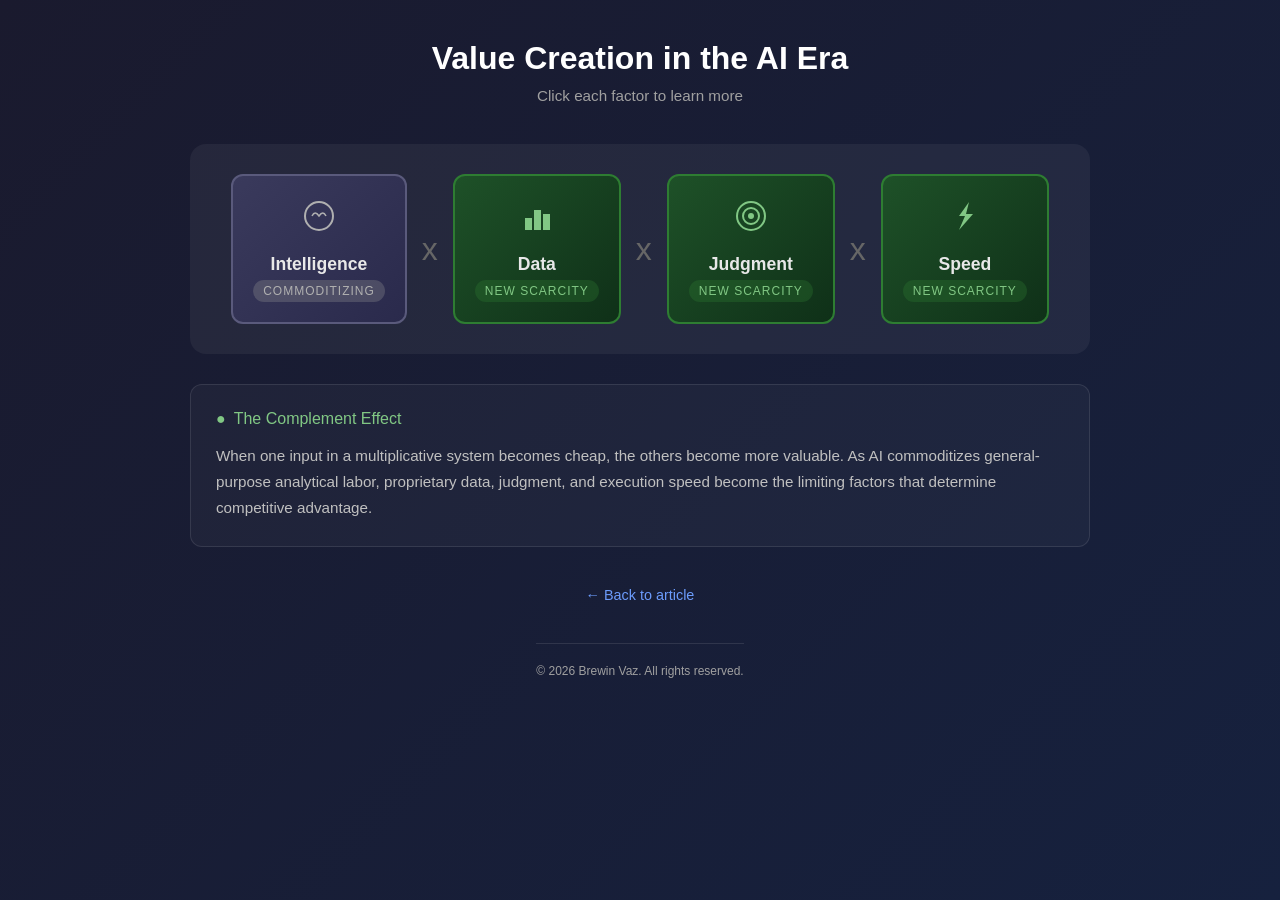
<file: 2026-02-ai-abundance/value-creation-model.html>
<!DOCTYPE html>
<html lang="en">
<head>
    <meta charset="UTF-8">
    <meta name="viewport" content="width=device-width, initial-scale=1.0">
    <title>Value Creation Model - The New Scarcity</title>
    <style>
        * {
            margin: 0;
            padding: 0;
            box-sizing: border-box;
        }

        body {
            font-family: -apple-system, BlinkMacSystemFont, 'Segoe UI', Roboto, Oxygen, Ubuntu, sans-serif;
            background: linear-gradient(135deg, #1a1a2e 0%, #16213e 100%);
            min-height: 100vh;
            display: flex;
            flex-direction: column;
            align-items: center;
            padding: 40px 20px;
            color: #e8e8e8;
        }

        h1 {
            font-size: clamp(1.5rem, 4vw, 2rem);
            margin-bottom: 10px;
            text-align: center;
            color: #fff;
        }

        .subtitle {
            font-size: 0.95rem;
            color: #a0a0a0;
            margin-bottom: 40px;
            text-align: center;
        }

        .container {
            display: flex;
            flex-direction: column;
            align-items: center;
            gap: 30px;
            max-width: 900px;
            width: 100%;
        }

        .equation {
            display: flex;
            align-items: center;
            justify-content: center;
            flex-wrap: wrap;
            gap: 15px;
            padding: 30px;
            background: rgba(255, 255, 255, 0.05);
            border-radius: 16px;
            width: 100%;
        }

        .factor {
            display: flex;
            flex-direction: column;
            align-items: center;
            padding: 20px;
            border-radius: 12px;
            cursor: pointer;
            transition: all 0.3s ease;
            min-width: 140px;
        }

        .factor:hover {
            transform: translateY(-5px);
        }

        .factor.commoditizing {
            background: linear-gradient(135deg, #3a3a5c 0%, #2a2a4c 100%);
            border: 2px solid #5a5a7c;
        }

        .factor.scarce {
            background: linear-gradient(135deg, #1e5128 0%, #0f3018 100%);
            border: 2px solid #2e7d32;
        }

        .factor-icon {
            width: 40px;
            height: 40px;
            margin-bottom: 18px;
        }

        .factor-icon svg {
            width: 100%;
            height: 100%;
        }

        .factor-name {
            font-weight: 600;
            font-size: 1.1rem;
            margin-bottom: 5px;
        }

        .factor-status {
            font-size: 0.75rem;
            text-transform: uppercase;
            letter-spacing: 1px;
            padding: 4px 10px;
            border-radius: 20px;
        }

        .commoditizing .factor-status {
            background: rgba(150, 150, 150, 0.3);
            color: #b0b0b0;
        }

        .scarce .factor-status {
            background: rgba(46, 125, 50, 0.3);
            color: #81c784;
        }

        .operator {
            font-size: 2rem;
            color: #666;
            font-weight: 300;
        }

        .insight-panel {
            background: rgba(255, 255, 255, 0.03);
            border: 1px solid rgba(255, 255, 255, 0.1);
            border-radius: 12px;
            padding: 25px;
            width: 100%;
        }

        .insight-title {
            font-size: 1rem;
            color: #81c784;
            margin-bottom: 15px;
            display: flex;
            align-items: center;
            gap: 8px;
        }

        .insight-text {
            line-height: 1.7;
            color: #c0c0c0;
            font-size: 0.95rem;
        }

        .detail-card {
            display: none;
            background: rgba(0, 0, 0, 0.3);
            border-radius: 8px;
            padding: 20px;
            margin-top: 20px;
            animation: fadeIn 0.3s ease;
        }

        .detail-card.active {
            display: block;
        }

        .detail-card h3 {
            font-size: 1.1rem;
            margin-bottom: 10px;
            color: #fff;
        }

        .detail-card p {
            color: #a0a0a0;
            line-height: 1.6;
            font-size: 0.9rem;
        }

        @keyframes fadeIn {
            from { opacity: 0; transform: translateY(-10px); }
            to { opacity: 1; transform: translateY(0); }
        }

        .back-link {
            margin-top: 40px;
            color: #6c9cfc;
            text-decoration: none;
            font-size: 0.9rem;
            display: flex;
            align-items: center;
            gap: 5px;
        }

        .back-link:hover {
            text-decoration: underline;
        }

        @media (max-width: 600px) {
            .equation {
                flex-direction: column;
                gap: 10px;
            }

            .operator {
                transform: rotate(90deg);
            }

            .factor {
                width: 100%;
                min-width: unset;
            }
        }
    </style>
</head>
<body>
    <h1>Value Creation in the AI Era</h1>
    <p class="subtitle">Click each factor to learn more</p>

    <div class="container">
        <div class="equation">
            <div class="factor commoditizing" onclick="showDetail('intelligence')">
                <span class="factor-icon">
                    <svg viewBox="0 0 40 40">
                        <circle cx="20" cy="20" r="14" fill="none" stroke="#b0b0b0" stroke-width="2"/>
                        <path d="M13 20 Q16 14 20 20 Q24 14 27 20" fill="none" stroke="#b0b0b0" stroke-width="1.5"/>
                    </svg>
                </span>
                <span class="factor-name">Intelligence</span>
                <span class="factor-status">Commoditizing</span>
            </div>

            <span class="operator">x</span>

            <div class="factor scarce" onclick="showDetail('data')">
                <span class="factor-icon">
                    <svg viewBox="0 0 40 40">
                        <rect x="8" y="22" width="7" height="12" fill="#81c784"/>
                        <rect x="17" y="14" width="7" height="20" fill="#81c784"/>
                        <rect x="26" y="18" width="7" height="16" fill="#81c784"/>
                    </svg>
                </span>
                <span class="factor-name">Data</span>
                <span class="factor-status">New Scarcity</span>
            </div>

            <span class="operator">x</span>

            <div class="factor scarce" onclick="showDetail('judgment')">
                <span class="factor-icon">
                    <svg viewBox="0 0 40 40">
                        <circle cx="20" cy="20" r="14" fill="none" stroke="#81c784" stroke-width="2"/>
                        <circle cx="20" cy="20" r="8" fill="none" stroke="#81c784" stroke-width="2"/>
                        <circle cx="20" cy="20" r="3" fill="#81c784"/>
                    </svg>
                </span>
                <span class="factor-name">Judgment</span>
                <span class="factor-status">New Scarcity</span>
            </div>

            <span class="operator">x</span>

            <div class="factor scarce" onclick="showDetail('speed')">
                <span class="factor-icon">
                    <svg viewBox="0 0 40 40">
                        <path d="M24 6 L14 20 L20 20 L14 34 L28 18 L21 18 Z" fill="#81c784"/>
                    </svg>
                </span>
                <span class="factor-name">Speed</span>
                <span class="factor-status">New Scarcity</span>
            </div>
        </div>

        <div class="insight-panel">
            <div class="insight-title">
                <span>&#9679;</span> The Complement Effect
            </div>
            <p class="insight-text">
                When one input in a multiplicative system becomes cheap, the others become more valuable.
                As AI commoditizes general-purpose analytical labor, proprietary data, judgment, and
                execution speed become the limiting factors that determine competitive advantage.
            </p>

            <div id="detail-intelligence" class="detail-card">
                <h3>Intelligence (Commoditizing)</h3>
                <p>Raw analytical horsepower is becoming cheap. Summarization, code generation,
                analysis, and pattern recognition are increasingly available via API. The cost of
                "have a smart person look at this" is collapsing across industries.</p>
            </div>

            <div id="detail-data" class="detail-card">
                <h3>Proprietary Data (New Scarcity)</h3>
                <p>Data that can't be scraped from the internet. The context from your own operations,
                customer interactions, and deployment feedback. This becomes the training signal that
                makes your systems harder to replicate.</p>
            </div>

            <div id="detail-judgment" class="detail-card">
                <h3>Judgment (New Scarcity)</h3>
                <p>Knowing what's worth doing. Problem selection, evaluation against ground truth,
                and the ability to recognize when AI outputs are "plausible but wrong." AI makes
                you faster at climbing hills; it doesn't tell you which hill to climb.</p>
            </div>

            <div id="detail-speed" class="detail-card">
                <h3>Execution Speed (New Scarcity)</h3>
                <p>How fast you close the loop between insight and action. The ability to deploy,
                measure, learn, and iterate. Speed compounds when combined with feedback loops
                that improve your systems with each cycle.</p>
            </div>
        </div>
    </div>

    <a href="ai-abundance.md" class="back-link">← Back to article</a>

    <footer style="margin-top: 40px; padding-top: 20px; border-top: 1px solid rgba(255,255,255,0.1); font-size: 0.75rem; color: #a0a0a0;">
        © 2026 Brewin Vaz. All rights reserved.
    </footer>

    <script>
        function showDetail(factor) {
            document.querySelectorAll('.detail-card').forEach(card => {
                card.classList.remove('active');
            });
            document.getElementById('detail-' + factor).classList.add('active');
        }
    </script>
</body>
</html>
</file>
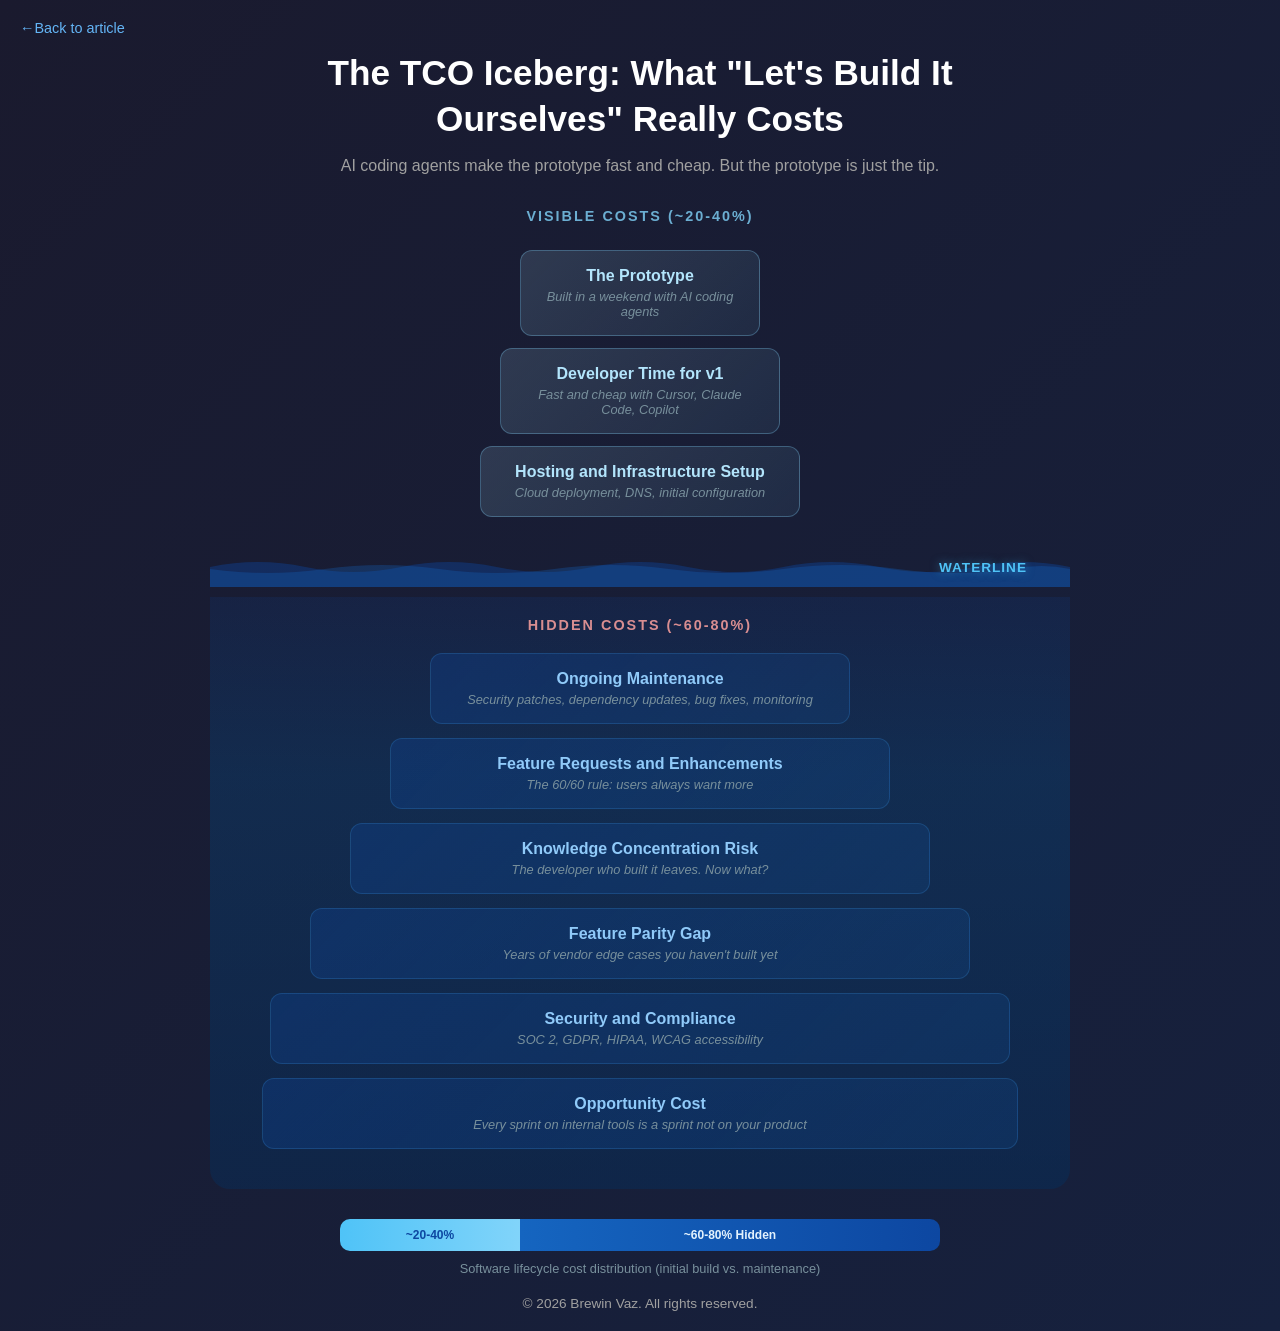
<file: 2026-03-comparative-advantage/tco-iceberg.html>
<!DOCTYPE html>
<html lang="en">
<head>
    <meta charset="UTF-8">
    <meta name="viewport" content="width=device-width, initial-scale=1.0">
    <title>The TCO Iceberg: What "Let's Build It Ourselves" Really Costs</title>
    <style>
        * {
            margin: 0;
            padding: 0;
            box-sizing: border-box;
        }

        body {
            font-family: -apple-system, BlinkMacSystemFont, 'Segoe UI', Roboto, Oxygen, Ubuntu, sans-serif;
            background: linear-gradient(135deg, #1a1a2e 0%, #16213e 100%);
            min-height: 100vh;
            display: flex;
            flex-direction: column;
            align-items: center;
            color: #e8e8e8;
            overflow-x: hidden;
        }

        .back-link {
            position: absolute;
            top: 20px;
            left: 20px;
            color: #64b5f6;
            text-decoration: none;
            font-size: 0.9rem;
            transition: color 0.3s ease;
            z-index: 100;
        }

        .back-link:hover {
            color: #90caf9;
        }

        .back-link::before {
            content: "\2190 ";
        }

        header {
            text-align: center;
            padding: 50px 20px 20px;
            max-width: 800px;
            z-index: 10;
        }

        h1 {
            font-size: clamp(1.4rem, 4vw, 2.2rem);
            margin-bottom: 12px;
            color: #fff;
            line-height: 1.3;
        }

        .subtitle {
            font-size: clamp(0.85rem, 2vw, 1rem);
            color: #a0a0a0;
            max-width: 600px;
            margin: 0 auto 10px;
            line-height: 1.5;
        }

        .iceberg-scene {
            position: relative;
            width: 100%;
            max-width: 900px;
            margin: 0 auto;
            padding: 0 20px;
        }

        /* Water surface with wave animation */
        .water-surface {
            position: absolute;
            top: 0;
            left: 0;
            width: 100%;
            height: 100%;
            pointer-events: none;
            z-index: 5;
        }

        .waterline-container {
            position: relative;
            width: 100%;
            margin: 10px 0;
            z-index: 6;
        }

        .waterline-label {
            position: absolute;
            right: 5%;
            top: 50%;
            transform: translateY(-50%);
            color: #4fc3f7;
            font-size: clamp(0.7rem, 1.5vw, 0.85rem);
            font-weight: 600;
            letter-spacing: 1px;
            text-transform: uppercase;
            text-shadow: 0 0 10px rgba(79, 195, 247, 0.5);
        }

        .waterline-svg {
            width: 100%;
            height: 40px;
            display: block;
        }

        /* Above water section */
        .above-water {
            position: relative;
            z-index: 4;
        }

        .above-label {
            text-align: center;
            color: #81d4fa;
            font-size: clamp(0.75rem, 1.5vw, 0.9rem);
            font-weight: 600;
            text-transform: uppercase;
            letter-spacing: 2px;
            margin-bottom: 16px;
            opacity: 0.8;
        }

        .iceberg-tip {
            display: flex;
            flex-direction: column;
            align-items: center;
            gap: 12px;
            padding: 10px 0 20px;
        }

        .cost-item {
            position: relative;
            border-radius: 12px;
            padding: 16px 24px;
            cursor: pointer;
            transition: all 0.35s cubic-bezier(0.25, 0.46, 0.45, 0.94);
            text-align: center;
            user-select: none;
        }

        .cost-item:hover {
            transform: translateY(-3px);
        }

        .cost-item:active {
            transform: scale(0.98);
        }

        /* Above water items - lighter, smaller iceberg pieces */
        .above-item {
            background: linear-gradient(135deg, rgba(179, 229, 252, 0.15) 0%, rgba(129, 212, 250, 0.08) 100%);
            border: 1px solid rgba(129, 212, 250, 0.3);
            max-width: 320px;
            width: 90%;
        }

        .above-item:hover {
            background: linear-gradient(135deg, rgba(179, 229, 252, 0.25) 0%, rgba(129, 212, 250, 0.15) 100%);
            border-color: rgba(129, 212, 250, 0.6);
            box-shadow: 0 8px 30px rgba(129, 212, 250, 0.15);
        }

        .above-item .cost-name {
            color: #b3e5fc;
        }

        /* Iceberg shape for above */
        .iceberg-tip .above-item:nth-child(1) { max-width: 240px; }
        .iceberg-tip .above-item:nth-child(2) { max-width: 280px; }
        .iceberg-tip .above-item:nth-child(3) { max-width: 320px; }

        /* Below water section */
        .below-water {
            position: relative;
            z-index: 3;
            background: linear-gradient(180deg,
                rgba(13, 71, 161, 0.15) 0%,
                rgba(1, 87, 155, 0.25) 30%,
                rgba(0, 51, 102, 0.35) 100%);
            border-radius: 0 0 20px 20px;
            padding: 20px 10px 40px;
        }

        .below-label {
            text-align: center;
            color: #ef9a9a;
            font-size: clamp(0.75rem, 1.5vw, 0.9rem);
            font-weight: 600;
            text-transform: uppercase;
            letter-spacing: 2px;
            margin-bottom: 20px;
            opacity: 0.9;
        }

        .iceberg-body {
            display: flex;
            flex-direction: column;
            align-items: center;
            gap: 14px;
        }

        /* Below water items - darker, larger, expanding */
        .below-item {
            background: linear-gradient(135deg, rgba(13, 71, 161, 0.3) 0%, rgba(21, 101, 192, 0.15) 100%);
            border: 1px solid rgba(66, 165, 245, 0.2);
            width: 90%;
        }

        .below-item:hover {
            background: linear-gradient(135deg, rgba(13, 71, 161, 0.45) 0%, rgba(21, 101, 192, 0.3) 100%);
            border-color: rgba(66, 165, 245, 0.5);
            box-shadow: 0 8px 35px rgba(13, 71, 161, 0.3);
        }

        .below-item .cost-name {
            color: #90caf9;
        }

        /* Expanding iceberg shape */
        .iceberg-body .below-item:nth-child(2) { max-width: 420px; }
        .iceberg-body .below-item:nth-child(3) { max-width: 500px; }
        .iceberg-body .below-item:nth-child(4) { max-width: 580px; }
        .iceberg-body .below-item:nth-child(5) { max-width: 660px; }
        .iceberg-body .below-item:nth-child(6) { max-width: 740px; }
        .iceberg-body .below-item:nth-child(7) { max-width: 820px; }

        /* Warning accent for below-water items */
        .below-item::before {
            content: "";
            position: absolute;
            left: 0;
            top: 0;
            bottom: 0;
            width: 4px;
            border-radius: 12px 0 0 12px;
            background: linear-gradient(180deg, #ef5350, #ff7043);
            opacity: 0;
            transition: opacity 0.3s ease;
        }

        .below-item:hover::before {
            opacity: 1;
        }

        .cost-name {
            font-size: clamp(0.85rem, 2vw, 1rem);
            font-weight: 600;
            margin-bottom: 4px;
        }

        .cost-hint {
            font-size: clamp(0.7rem, 1.5vw, 0.8rem);
            color: #78909c;
            font-style: italic;
        }

        /* Tooltip / Detail panel */
        .detail-panel {
            position: fixed;
            top: 50%;
            left: 50%;
            transform: translate(-50%, -50%) scale(0.9);
            background: linear-gradient(135deg, #1a237e 0%, #0d47a1 100%);
            border: 1px solid rgba(66, 165, 245, 0.4);
            border-radius: 16px;
            padding: 30px;
            max-width: 480px;
            width: 90%;
            z-index: 1000;
            opacity: 0;
            visibility: hidden;
            transition: all 0.35s cubic-bezier(0.25, 0.46, 0.45, 0.94);
            box-shadow: 0 20px 60px rgba(0, 0, 0, 0.5);
        }

        .detail-panel.active {
            opacity: 1;
            visibility: visible;
            transform: translate(-50%, -50%) scale(1);
        }

        .detail-panel .panel-title {
            font-size: 1.2rem;
            font-weight: 700;
            color: #fff;
            margin-bottom: 12px;
            padding-right: 30px;
        }

        .detail-panel .panel-body {
            font-size: 0.9rem;
            color: #cfd8dc;
            line-height: 1.6;
        }

        .detail-panel .panel-body ul {
            list-style: none;
            padding: 0;
            margin-top: 10px;
        }

        .detail-panel .panel-body li {
            padding: 6px 0;
            padding-left: 20px;
            position: relative;
        }

        .detail-panel .panel-body li::before {
            content: "\25B8";
            position: absolute;
            left: 0;
            color: #ff7043;
        }

        .detail-panel .data-point {
            display: inline-block;
            background: rgba(255, 112, 67, 0.15);
            border: 1px solid rgba(255, 112, 67, 0.3);
            border-radius: 6px;
            padding: 2px 8px;
            font-size: 0.85rem;
            color: #ffab91;
            font-weight: 600;
            margin: 2px 0;
        }

        .close-btn {
            position: absolute;
            top: 14px;
            right: 14px;
            width: 28px;
            height: 28px;
            background: rgba(255, 255, 255, 0.1);
            border: none;
            border-radius: 50%;
            color: #cfd8dc;
            font-size: 1.1rem;
            cursor: pointer;
            display: flex;
            align-items: center;
            justify-content: center;
            transition: background 0.2s ease;
            line-height: 1;
        }

        .close-btn:hover {
            background: rgba(255, 255, 255, 0.2);
        }

        .overlay {
            position: fixed;
            top: 0;
            left: 0;
            width: 100%;
            height: 100%;
            background: rgba(0, 0, 0, 0.5);
            z-index: 999;
            opacity: 0;
            visibility: hidden;
            transition: all 0.3s ease;
        }

        .overlay.active {
            opacity: 1;
            visibility: visible;
        }

        /* Percentage indicators */
        .percentage-bar {
            margin-top: 30px;
            text-align: center;
            z-index: 4;
            padding: 0 20px;
        }

        .bar-container {
            display: flex;
            border-radius: 10px;
            overflow: hidden;
            max-width: 600px;
            margin: 10px auto;
            height: 32px;
        }

        .bar-above {
            background: linear-gradient(90deg, #4fc3f7, #81d4fa);
            width: 30%;
            display: flex;
            align-items: center;
            justify-content: center;
            font-size: 0.75rem;
            font-weight: 700;
            color: #0d47a1;
        }

        .bar-below {
            background: linear-gradient(90deg, #1565c0, #0d47a1);
            width: 70%;
            display: flex;
            align-items: center;
            justify-content: center;
            font-size: 0.75rem;
            font-weight: 700;
            color: #e3f2fd;
        }

        .bar-label {
            font-size: 0.8rem;
            color: #78909c;
            margin-top: 6px;
        }

        /* Wave animation */
        @keyframes wave1 {
            0%, 100% { d: path("M0,20 Q50,10 100,20 Q150,30 200,20 Q250,10 300,20 Q350,30 400,20 Q450,10 500,20 Q550,30 600,20 Q650,10 700,20 Q750,30 800,20 Q850,10 900,20 L900,40 L0,40 Z"); }
            50% { d: path("M0,20 Q50,30 100,20 Q150,10 200,20 Q250,30 300,20 Q350,10 400,20 Q450,30 500,20 Q550,10 600,20 Q650,30 700,20 Q750,10 800,20 Q850,30 900,20 L900,40 L0,40 Z"); }
        }

        @keyframes wave2 {
            0%, 100% { d: path("M0,22 Q60,30 120,22 Q180,14 240,22 Q300,30 360,22 Q420,14 480,22 Q540,30 600,22 Q660,14 720,22 Q780,30 840,22 Q870,16 900,22 L900,40 L0,40 Z"); }
            50% { d: path("M0,22 Q60,14 120,22 Q180,30 240,22 Q300,14 360,22 Q420,30 480,22 Q540,14 600,22 Q660,30 720,22 Q780,14 840,22 Q870,28 900,22 L900,40 L0,40 Z"); }
        }

        .wave1 {
            animation: wave1 4s ease-in-out infinite;
            fill: rgba(13, 71, 161, 0.4);
        }

        .wave2 {
            animation: wave2 5s ease-in-out infinite;
            fill: rgba(21, 101, 192, 0.3);
        }

        /* Floating particles */
        @keyframes float {
            0%, 100% { transform: translateY(0) rotate(0deg); opacity: 0.3; }
            50% { transform: translateY(-15px) rotate(180deg); opacity: 0.6; }
        }

        .particle {
            position: absolute;
            width: 4px;
            height: 4px;
            background: rgba(79, 195, 247, 0.3);
            border-radius: 50%;
            pointer-events: none;
        }

        /* Responsive */
        @media (max-width: 600px) {
            header {
                padding: 40px 15px 15px;
            }

            .cost-item {
                padding: 12px 16px;
            }

            .iceberg-tip .above-item:nth-child(1) { max-width: 200px; }
            .iceberg-tip .above-item:nth-child(2) { max-width: 240px; }
            .iceberg-tip .above-item:nth-child(3) { max-width: 280px; }

            .below-water {
                padding: 15px 5px 30px;
            }

            .detail-panel {
                padding: 24px 20px;
                max-width: 95%;
            }

            .waterline-label {
                right: 2%;
            }

            .back-link {
                top: 12px;
                left: 12px;
                font-size: 0.8rem;
            }
        }

        @media (min-width: 601px) and (max-width: 900px) {
            .iceberg-body .below-item:nth-child(5),
            .iceberg-body .below-item:nth-child(6),
            .iceberg-body .below-item:nth-child(7) {
                max-width: 95%;
            }
        }

        /* Entrance animations */
        @keyframes fadeInUp {
            from { opacity: 0; transform: translateY(20px); }
            to { opacity: 1; transform: translateY(0); }
        }

        .cost-item {
            opacity: 0;
            animation: fadeInUp 0.5s ease forwards;
        }

        .iceberg-tip .above-item:nth-child(1) { animation-delay: 0.1s; }
        .iceberg-tip .above-item:nth-child(2) { animation-delay: 0.2s; }
        .iceberg-tip .above-item:nth-child(3) { animation-delay: 0.3s; }
        .iceberg-body .below-item:nth-child(2) { animation-delay: 0.5s; }
        .iceberg-body .below-item:nth-child(3) { animation-delay: 0.6s; }
        .iceberg-body .below-item:nth-child(4) { animation-delay: 0.7s; }
        .iceberg-body .below-item:nth-child(5) { animation-delay: 0.8s; }
        .iceberg-body .below-item:nth-child(6) { animation-delay: 0.9s; }
        .iceberg-body .below-item:nth-child(7) { animation-delay: 1.0s; }
    </style>
</head>
<body>

<a href="comparative-advantage-substack.md" class="back-link">Back to article</a>

<header>
    <h1>The TCO Iceberg: What "Let's Build It Ourselves" Really Costs</h1>
    <p class="subtitle">AI coding agents make the prototype fast and cheap. But the prototype is just the tip.</p>
</header>

<div class="iceberg-scene">

    <!-- Above water -->
    <div class="above-water">
        <div class="above-label">Visible Costs (~20-40%)</div>
        <div class="iceberg-tip">
            <div class="cost-item above-item" data-detail="prototype">
                <div class="cost-name">The Prototype</div>
                <div class="cost-hint">Built in a weekend with AI coding agents</div>
            </div>
            <div class="cost-item above-item" data-detail="devtime">
                <div class="cost-name">Developer Time for v1</div>
                <div class="cost-hint">Fast and cheap with Cursor, Claude Code, Copilot</div>
            </div>
            <div class="cost-item above-item" data-detail="hosting">
                <div class="cost-name">Hosting and Infrastructure Setup</div>
                <div class="cost-hint">Cloud deployment, DNS, initial configuration</div>
            </div>
        </div>
    </div>

    <!-- Waterline -->
    <div class="waterline-container">
        <svg class="waterline-svg" viewBox="0 0 900 40" preserveAspectRatio="none">
            <path class="wave1" d="M0,20 Q50,10 100,20 Q150,30 200,20 Q250,10 300,20 Q350,30 400,20 Q450,10 500,20 Q550,30 600,20 Q650,10 700,20 Q750,30 800,20 Q850,10 900,20 L900,40 L0,40 Z" />
            <path class="wave2" d="M0,22 Q60,30 120,22 Q180,14 240,22 Q300,30 360,22 Q420,14 480,22 Q540,30 600,22 Q660,14 720,22 Q780,30 840,22 Q870,16 900,22 L900,40 L0,40 Z" />
        </svg>
        <span class="waterline-label">Waterline</span>
    </div>

    <!-- Below water -->
    <div class="below-water">
        <div class="below-label">Hidden Costs (~60-80%)</div>
        <div class="iceberg-body">
            <div class="cost-item below-item" style="display:none;"></div><!-- placeholder for nth-child -->
            <div class="cost-item below-item" data-detail="maintenance">
                <div class="cost-name">Ongoing Maintenance</div>
                <div class="cost-hint">Security patches, dependency updates, bug fixes, monitoring</div>
            </div>
            <div class="cost-item below-item" data-detail="features">
                <div class="cost-name">Feature Requests and Enhancements</div>
                <div class="cost-hint">The 60/60 rule: users always want more</div>
            </div>
            <div class="cost-item below-item" data-detail="knowledge">
                <div class="cost-name">Knowledge Concentration Risk</div>
                <div class="cost-hint">The developer who built it leaves. Now what?</div>
            </div>
            <div class="cost-item below-item" data-detail="parity">
                <div class="cost-name">Feature Parity Gap</div>
                <div class="cost-hint">Years of vendor edge cases you haven't built yet</div>
            </div>
            <div class="cost-item below-item" data-detail="compliance">
                <div class="cost-name">Security and Compliance</div>
                <div class="cost-hint">SOC 2, GDPR, HIPAA, WCAG accessibility</div>
            </div>
            <div class="cost-item below-item" data-detail="opportunity">
                <div class="cost-name">Opportunity Cost</div>
                <div class="cost-hint">Every sprint on internal tools is a sprint not on your product</div>
            </div>
        </div>
    </div>

    <!-- Percentage bar -->
    <div class="percentage-bar">
        <div class="bar-container">
            <div class="bar-above">~20-40%</div>
            <div class="bar-below">~60-80% Hidden</div>
        </div>
        <div class="bar-label">Software lifecycle cost distribution (initial build vs. maintenance)</div>
    </div>
</div>

<!-- Overlay -->
<div class="overlay" id="overlay"></div>

<!-- Detail Panel -->
<div class="detail-panel" id="detailPanel">
    <button class="close-btn" id="closeBtn">&times;</button>
    <div class="panel-title" id="panelTitle"></div>
    <div class="panel-body" id="panelBody"></div>
</div>

<footer style="text-align: center; padding: 20px; color: #a0a0a0; font-size: 0.85rem;">
    &copy; 2026 Brewin Vaz. All rights reserved.
</footer>

<script>
    const details = {
        prototype: {
            title: "The Prototype",
            body: `
                <p>AI coding agents make prototypes fast and impressive. This is the part that wows leadership.</p>
                <ul>
                    <li>A working CRM, dashboard, or internal tool in <span class="data-point">days, not months</span></li>
                    <li>Cursor, Claude Code, and Copilot dramatically accelerate scaffolding</li>
                    <li>The demo looks production-ready, but it isn't</li>
                    <li>Missing: error handling, edge cases, auth, logging, monitoring, data backup</li>
                    <li>Closing the gap from prototype to production can take <span class="data-point">12-18 months</span></li>
                </ul>
            `
        },
        devtime: {
            title: "Developer Time for v1",
            body: `
                <p>The initial build is faster than ever with AI coding agents, but it's still real engineering time.</p>
                <ul>
                    <li>Software engineers cost <span class="data-point">$150K-$250K+</span> fully loaded per year</li>
                    <li>Even with AI agents, production-quality v1 takes weeks to months, not a weekend</li>
                    <li>Input validation, testing, CI/CD pipelines, deployment automation</li>
                    <li>This phase represents only <span class="data-point">20-40%</span> of total lifecycle costs</li>
                </ul>
            `
        },
        hosting: {
            title: "Hosting and Infrastructure Setup",
            body: `
                <p>Getting the app running somewhere. The easiest cost to estimate, but the smallest.</p>
                <ul>
                    <li>Cloud hosting, DNS configuration, SSL certificates</li>
                    <li>Database provisioning and initial schema setup</li>
                    <li>Container orchestration or serverless configuration</li>
                    <li>Often <span class="data-point">$50-$500/month</span> for internal tools, but grows with usage</li>
                </ul>
            `
        },
        maintenance: {
            title: "Ongoing Maintenance",
            body: `
                <p>The largest hidden cost. Research consistently shows maintenance consumes 60-80% of total software lifecycle costs.</p>
                <ul>
                    <li><strong>Security patches</strong> - CVEs in dependencies require constant vigilance</li>
                    <li><strong>Dependency updates</strong> - frameworks, libraries, and runtimes evolve; breaking changes are inevitable</li>
                    <li><strong>Bug fixes</strong> - edge cases surface for months after launch</li>
                    <li><strong>Monitoring and on-call</strong> - someone has to wake up at 3am when it breaks</li>
                    <li><strong>Infrastructure costs</strong> - scaling, performance tuning, database maintenance</li>
                    <li>Gartner estimates maintenance costs at <span class="data-point">10-25%</span> of dev costs in years 1-2, climbing to <span class="data-point">20-40%</span> annually by year 6</li>
                </ul>
            `
        },
        features: {
            title: "Feature Requests and Enhancements",
            body: `
                <p>The 60/60 rule: 60% of lifecycle costs go to maintenance, and 60% of that maintenance is user-requested enhancements.</p>
                <ul>
                    <li>Users always want more: new filters, export options, integrations, dashboards</li>
                    <li>Each enhancement needs design, development, testing, and deployment</li>
                    <li>Feature requests compound; the backlog grows faster than you can build</li>
                    <li>A vendor like Salesforce has <span class="data-point">thousands of engineers</span> handling this; you have the same team that built v1</li>
                    <li>AI coding agents help write new features fast, but each feature adds <span class="data-point">ongoing maintenance burden</span></li>
                </ul>
            `
        },
        knowledge: {
            title: "Knowledge Concentration Risk",
            body: `
                <p>The developer who built the custom tool with AI agents leaves. Now what?</p>
                <ul>
                    <li>AI-generated code can be harder to understand; the builder may not fully grasp every pattern the agent chose</li>
                    <li>Research shows AI agents often build from scratch rather than using standard libraries, creating <span class="data-point">bespoke code</span> that's harder to maintain</li>
                    <li>Documentation is rarely written for internal tools</li>
                    <li>Onboarding a new developer to a custom codebase takes <span class="data-point">weeks to months</span></li>
                    <li>With vendor software, knowledge lives in public documentation, community forums, and a global talent pool</li>
                </ul>
            `
        },
        parity: {
            title: "Feature Parity Gap",
            body: `
                <p>Your weekend prototype vs. a vendor's decade of product development.</p>
                <ul>
                    <li>Vendor solutions have handled <span class="data-point">thousands of edge cases</span> you haven't encountered yet</li>
                    <li>Built-in integrations with dozens of other tools (SSO, calendars, email, Slack, etc.)</li>
                    <li>Accessibility compliance (WCAG) that took years to get right</li>
                    <li>Mobile responsiveness, offline support, multi-language, multi-timezone</li>
                    <li>Battle-tested at scale across thousands of customers</li>
                    <li>Your custom CRM handles the happy path; Salesforce handles <span class="data-point">everything else</span></li>
                </ul>
            `
        },
        compliance: {
            title: "Security and Compliance",
            body: `
                <p>Vendors have dedicated teams for this. Your custom tool has whatever your developers remembered to include.</p>
                <ul>
                    <li><strong>SOC 2</strong> - audit trails, access controls, encryption at rest and in transit</li>
                    <li><strong>GDPR</strong> - data deletion workflows, consent management, data portability</li>
                    <li><strong>HIPAA</strong> - required for any healthcare data handling</li>
                    <li><strong>WCAG</strong> - accessibility standards with legal liability</li>
                    <li>A single compliance failure can cost <span class="data-point">$10M+</span> in fines and remediation</li>
                    <li>Achieving SOC 2 certification alone can take <span class="data-point">6-12 months</span> and significant engineering effort</li>
                </ul>
            `
        },
        opportunity: {
            title: "Opportunity Cost",
            body: `
                <p>Perhaps the most insidious hidden cost. Every sprint spent on internal tools is a sprint not spent on your product.</p>
                <ul>
                    <li>Product features delayed while the team maintains a custom CRM or dashboard</li>
                    <li>Revenue-generating work deferred in favor of internal tooling</li>
                    <li>Competitive advantages erode while your engineers solve problems Zendesk already solved</li>
                    <li>Engineering leadership bandwidth consumed by build-vs-buy debates and custom tool decisions</li>
                    <li>At <span class="data-point">$150K-$250K+</span> fully loaded per engineer, internal tool maintenance is expensive product work you're not doing</li>
                </ul>
            `
        }
    };

    const panel = document.getElementById('detailPanel');
    const overlay = document.getElementById('overlay');
    const panelTitle = document.getElementById('panelTitle');
    const panelBody = document.getElementById('panelBody');
    const closeBtn = document.getElementById('closeBtn');

    function openPanel(key) {
        const d = details[key];
        if (!d) return;
        panelTitle.textContent = d.title;
        panelBody.innerHTML = d.body;
        panel.classList.add('active');
        overlay.classList.add('active');
    }

    function closePanel() {
        panel.classList.remove('active');
        overlay.classList.remove('active');
    }

    document.querySelectorAll('.cost-item[data-detail]').forEach(item => {
        item.addEventListener('click', () => {
            openPanel(item.getAttribute('data-detail'));
        });
    });

    closeBtn.addEventListener('click', closePanel);
    overlay.addEventListener('click', closePanel);

    document.addEventListener('keydown', (e) => {
        if (e.key === 'Escape') closePanel();
    });
</script>

</body>
</html>
</file>
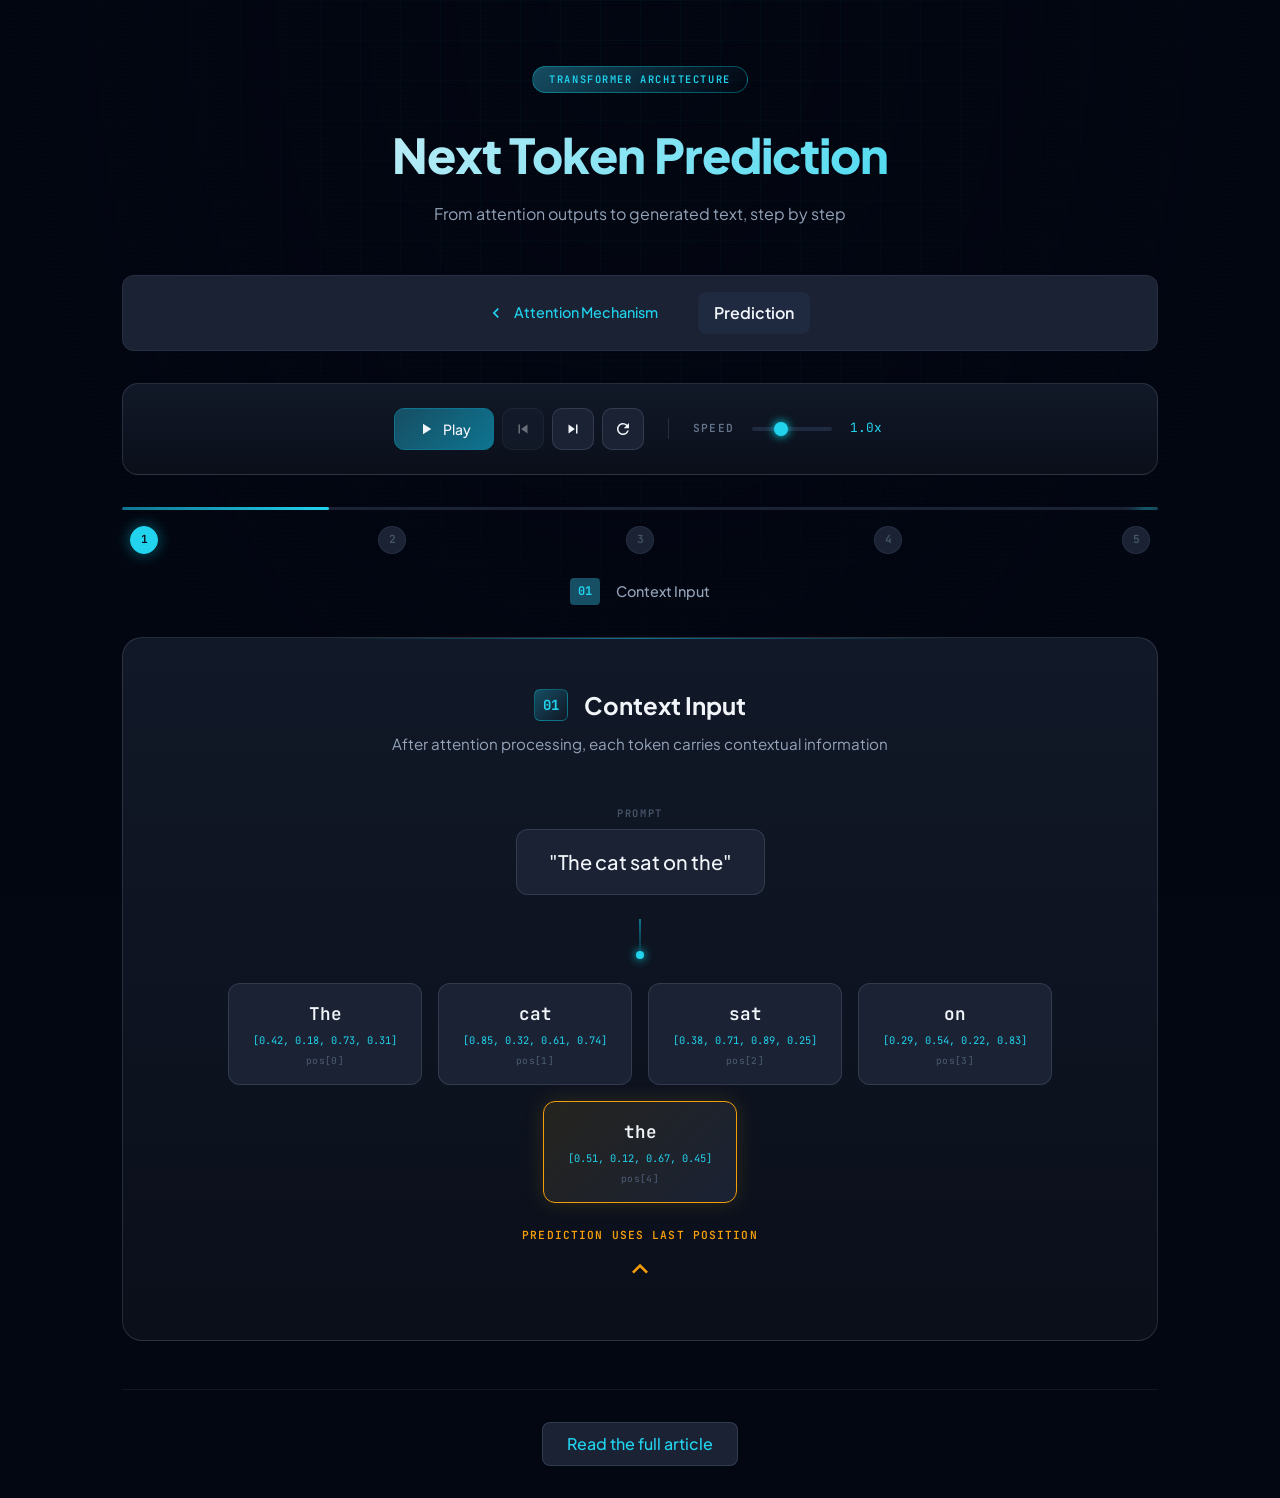
<file: 2026-01-23-attention/visualizer/prediction.html>
<!DOCTYPE html>
<html lang="en">
<head>
    <meta charset="UTF-8">
    <meta name="viewport" content="width=device-width, initial-scale=1.0">
    <title>Next Token Prediction Visualizer</title>
    <link rel="preconnect" href="https://fonts.googleapis.com">
    <link rel="preconnect" href="https://fonts.gstatic.com" crossorigin>
    <link href="https://fonts.googleapis.com/css2?family=JetBrains+Mono:wght@400;500;600;700&family=Plus+Jakarta+Sans:wght@400;500;600;700;800&display=swap" rel="stylesheet">
    <link rel="stylesheet" href="style.css">
    <link rel="stylesheet" href="prediction.css">
</head>
<body>
    <div class="grid-bg"></div>
    <div class="scanline"></div>

    <div class="container">
        <header>
            <div class="badge">TRANSFORMER ARCHITECTURE</div>
            <h1>Next Token Prediction</h1>
            <p class="subtitle">From attention outputs to generated text, step by step</p>
        </header>

        <nav class="visualizer-nav">
            <a href="index.html" class="nav-link">
                <svg class="nav-icon" viewBox="0 0 24 24" fill="currentColor">
                    <path d="M15.41 7.41L14 6l-6 6 6 6 1.41-1.41L10.83 12z"/>
                </svg>
                Attention Mechanism
            </a>
            <span class="nav-current">Prediction</span>
        </nav>

        <div class="control-panel">
            <div class="control-group">
                <button id="playPause" class="btn btn-primary">
                    <svg class="icon play-icon" viewBox="0 0 24 24" fill="currentColor">
                        <path d="M8 5v14l11-7z"/>
                    </svg>
                    <svg class="icon pause-icon" viewBox="0 0 24 24" fill="currentColor" style="display:none">
                        <path d="M6 19h4V5H6v14zm8-14v14h4V5h-4z"/>
                    </svg>
                    <span class="btn-text">Play</span>
                </button>
                <button id="stepBack" class="btn btn-secondary">
                    <svg class="icon" viewBox="0 0 24 24" fill="currentColor">
                        <path d="M6 6h2v12H6zm3.5 6l8.5 6V6z"/>
                    </svg>
                </button>
                <button id="stepForward" class="btn btn-secondary">
                    <svg class="icon" viewBox="0 0 24 24" fill="currentColor">
                        <path d="M6 18l8.5-6L6 6v12zM16 6v12h2V6h-2z"/>
                    </svg>
                </button>
                <button id="reset" class="btn btn-secondary">
                    <svg class="icon" viewBox="0 0 24 24" fill="currentColor">
                        <path d="M17.65 6.35A7.958 7.958 0 0012 4c-4.42 0-7.99 3.58-7.99 8s3.57 8 7.99 8c3.73 0 6.84-2.55 7.73-6h-2.08A5.99 5.99 0 0112 18c-3.31 0-6-2.69-6-6s2.69-6 6-6c1.66 0 3.14.69 4.22 1.78L13 11h7V4l-2.35 2.35z"/>
                    </svg>
                </button>
            </div>
            <div class="speed-control">
                <label for="speed">SPEED</label>
                <input type="range" id="speed" min="0.5" max="2" step="0.25" value="1">
                <span id="speedValue" class="speed-value">1.0x</span>
            </div>
        </div>

        <div class="progress-container">
            <div class="progress-track">
                <div class="progress-fill" id="progressFill"></div>
                <div class="progress-glow" id="progressGlow"></div>
            </div>
            <div class="step-markers">
                <div class="step-marker" data-step="1">1</div>
                <div class="step-marker" data-step="2">2</div>
                <div class="step-marker" data-step="3">3</div>
                <div class="step-marker" data-step="4">4</div>
                <div class="step-marker" data-step="5">5</div>
            </div>
            <div class="step-label" id="stepLabel">
                <span class="step-num">01</span>
                <span class="step-name">Context Input</span>
            </div>
        </div>

        <main class="visualization-area">
            <!-- Step 1: Context Input -->
            <section class="step step-1" id="step1">
                <div class="step-header">
                    <h2><span class="step-icon">01</span> Context Input</h2>
                    <p class="step-desc">After attention processing, each token carries contextual information</p>
                </div>
                <div class="context-display">
                    <div class="context-label">PROMPT</div>
                    <div class="context-text">"The cat sat on the"</div>
                </div>
                <div class="connection-line"></div>
                <div class="enriched-tokens-container" id="enrichedTokens"></div>
                <div class="last-token-highlight">
                    <div class="highlight-label">PREDICTION USES LAST POSITION</div>
                    <div class="highlight-arrow">
                        <svg viewBox="0 0 24 24" fill="currentColor">
                            <path d="M7.41 15.41L12 10.83l4.59 4.58L18 14l-6-6-6 6z"/>
                        </svg>
                    </div>
                </div>
            </section>

            <!-- Step 2: Project to Vocabulary -->
            <section class="step step-2" id="step2">
                <div class="step-header">
                    <h2><span class="step-icon">02</span> Project to Vocabulary</h2>
                    <p class="step-desc">The hidden state is projected to get a score (logit) for every token in the vocabulary</p>
                </div>
                <div class="projection-container">
                    <div class="hidden-state-box">
                        <div class="state-label">HIDDEN STATE</div>
                        <div class="state-vector" id="hiddenStateVec">[0.82, 0.15, 0.63, ...]</div>
                        <div class="state-dim">512 dimensions</div>
                    </div>
                    <div class="projection-arrow">
                        <div class="arrow-line"></div>
                        <div class="arrow-label">W_vocab (512 x 50,000)</div>
                        <div class="arrow-head">
                            <svg viewBox="0 0 24 24" fill="currentColor">
                                <path d="M8.59 16.59L13.17 12 8.59 7.41 10 6l6 6-6 6-1.41-1.41z"/>
                            </svg>
                        </div>
                    </div>
                    <div class="logits-box">
                        <div class="logits-label">LOGITS</div>
                        <div class="logits-preview" id="logitsPreview"></div>
                        <div class="logits-dim">50,000 scores</div>
                    </div>
                </div>
            </section>

            <!-- Step 3: Temperature & Softmax -->
            <section class="step step-3" id="step3">
                <div class="step-header">
                    <h2><span class="step-icon">03</span> Temperature & Softmax</h2>
                    <p class="step-desc">Adjust temperature to control distribution sharpness, then apply softmax to get probabilities</p>
                </div>
                <div class="temperature-control">
                    <label for="temperature">TEMPERATURE</label>
                    <div class="temp-slider-wrapper">
                        <input type="range" id="temperature" min="0.1" max="2.5" step="0.1" value="1.0">
                        <div class="temp-labels">
                            <span class="temp-label-low">Confident</span>
                            <span class="temp-label-high">Creative</span>
                        </div>
                    </div>
                    <span id="tempValue" class="temp-value">1.0</span>
                </div>
                <div class="formula-display">
                    <code>P(token) = softmax(logits / <span id="tempFormula">1.0</span>)</code>
                </div>
                <div class="probability-chart" id="probabilityChart">
                    <!-- Bars rendered by JS -->
                </div>
                <div class="distribution-insight" id="distributionInsight">
                    <span class="insight-icon">
                        <svg viewBox="0 0 24 24" fill="currentColor">
                            <path d="M12 2C6.48 2 2 6.48 2 12s4.48 10 10 10 10-4.48 10-10S17.52 2 12 2zm1 15h-2v-6h2v6zm0-8h-2V7h2v2z"/>
                        </svg>
                    </span>
                    <span class="insight-text">Default distribution - balanced sampling across likely options</span>
                </div>
            </section>

            <!-- Step 4: Token Selection -->
            <section class="step step-4" id="step4">
                <div class="step-header">
                    <h2><span class="step-icon">04</span> Token Selection</h2>
                    <p class="step-desc">Choose a sampling strategy to select the next token from the distribution</p>
                </div>
                <div class="sampling-controls">
                    <div class="sampling-method">
                        <label>SAMPLING METHOD</label>
                        <div class="method-buttons" id="methodButtons">
                            <button class="method-btn active" data-method="greedy">Greedy</button>
                            <button class="method-btn" data-method="sample">Sample</button>
                            <button class="method-btn" data-method="topk">Top-k</button>
                            <button class="method-btn" data-method="topp">Top-p</button>
                        </div>
                    </div>
                    <div class="sampling-param" id="samplingParam" style="display:none">
                        <label id="paramLabel">k</label>
                        <input type="range" id="paramValue" min="1" max="10" step="1" value="5">
                        <span id="paramDisplay">5</span>
                    </div>
                </div>
                <div class="selection-visualization">
                    <div class="selection-chart" id="selectionChart">
                        <!-- Bars with selection indicator -->
                    </div>
                    <div class="selection-result" id="selectionResult">
                        <div class="dice-container" id="diceContainer">
                            <div class="dice" id="dice">
                                <svg viewBox="0 0 24 24" fill="currentColor">
                                    <path d="M19 3H5c-1.1 0-2 .9-2 2v14c0 1.1.9 2 2 2h14c1.1 0 2-.9 2-2V5c0-1.1-.9-2-2-2zm-7 14c-.55 0-1-.45-1-1s.45-1 1-1 1 .45 1 1-.45 1-1 1zm0-4c-.55 0-1-.45-1-1s.45-1 1-1 1 .45 1 1-.45 1-1 1zm0-4c-.55 0-1-.45-1-1s.45-1 1-1 1 .45 1 1-.45 1-1 1z"/>
                                </svg>
                            </div>
                        </div>
                        <div class="selected-token" id="selectedToken">
                            <span class="selected-label">SELECTED</span>
                            <span class="selected-word">mat</span>
                        </div>
                    </div>
                </div>
                <div class="method-description" id="methodDescription">
                    <strong>Greedy:</strong> Always picks the highest probability token. Deterministic and consistent.
                </div>
            </section>

            <!-- Step 5: Autoregressive Loop -->
            <section class="step step-5" id="step5">
                <div class="step-header">
                    <h2><span class="step-icon">05</span> Autoregressive Loop</h2>
                    <p class="step-desc">The selected token is added to the context, and the entire process repeats</p>
                </div>
                <div class="generation-container">
                    <div class="generation-steps" id="generationSteps">
                        <!-- Generation iterations rendered by JS -->
                    </div>
                    <div class="generation-controls">
                        <button id="generateNext" class="btn btn-primary">
                            <svg class="icon" viewBox="0 0 24 24" fill="currentColor">
                                <path d="M12 4l-1.41 1.41L16.17 11H4v2h12.17l-5.58 5.59L12 20l8-8z"/>
                            </svg>
                            <span>Generate Next</span>
                        </button>
                        <button id="resetGeneration" class="btn btn-secondary">
                            <svg class="icon" viewBox="0 0 24 24" fill="currentColor">
                                <path d="M17.65 6.35A7.958 7.958 0 0012 4c-4.42 0-7.99 3.58-7.99 8s3.57 8 7.99 8c3.73 0 6.84-2.55 7.73-6h-2.08A5.99 5.99 0 0112 18c-3.31 0-6-2.69-6-6s2.69-6 6-6c1.66 0 3.14.69 4.22 1.78L13 11h7V4l-2.35 2.35z"/>
                            </svg>
                            <span>Reset</span>
                        </button>
                    </div>
                    <div class="causal-mask-section">
                        <h3>Causal Masking</h3>
                        <p>Each token can only attend to previous tokens, not future ones</p>
                        <div class="causal-mask-matrix" id="causalMask">
                            <!-- Rendered by JS -->
                        </div>
                    </div>
                </div>
            </section>
        </main>

        <footer>
            <div class="footer-content">
                <a href="../attention-focused-article.md" class="article-link">Read the full article</a>
            </div>
        </footer>
    </div>

    <script src="prediction.js"></script>
</body>
</html>
</file>
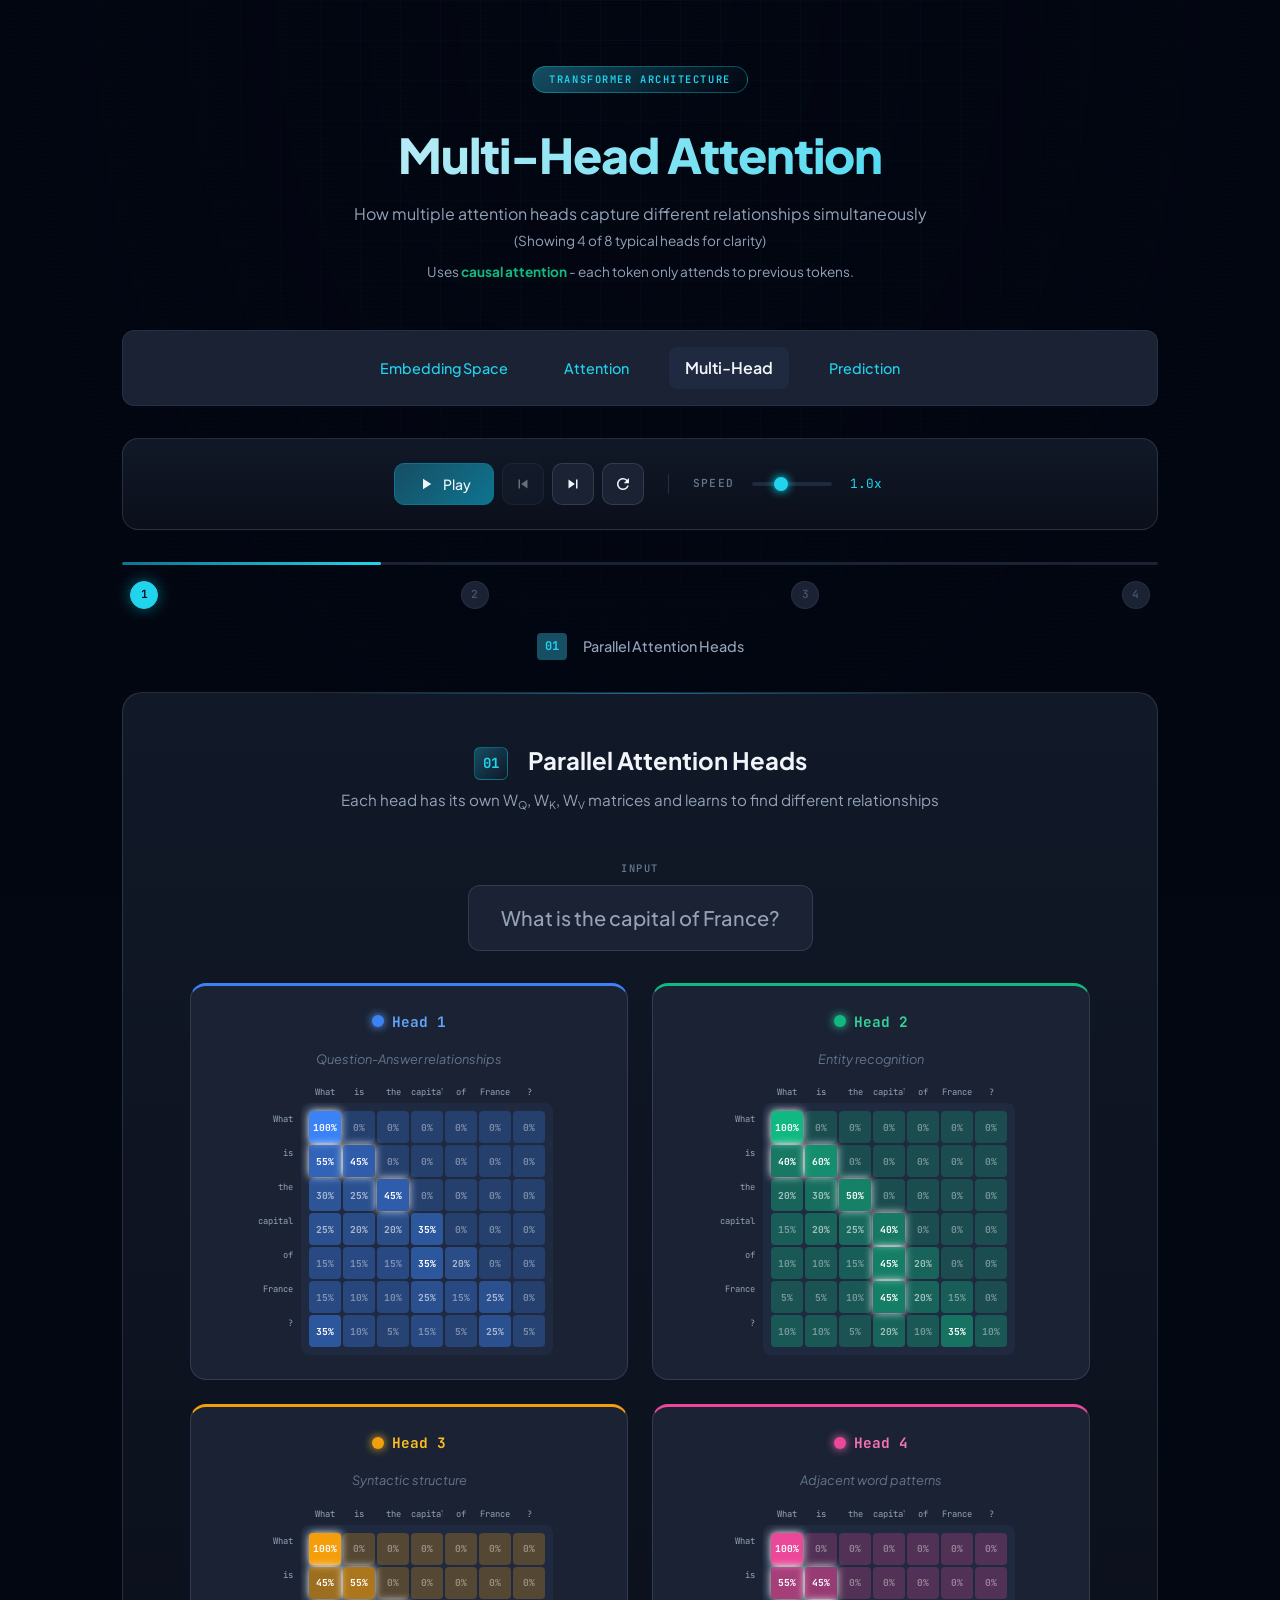
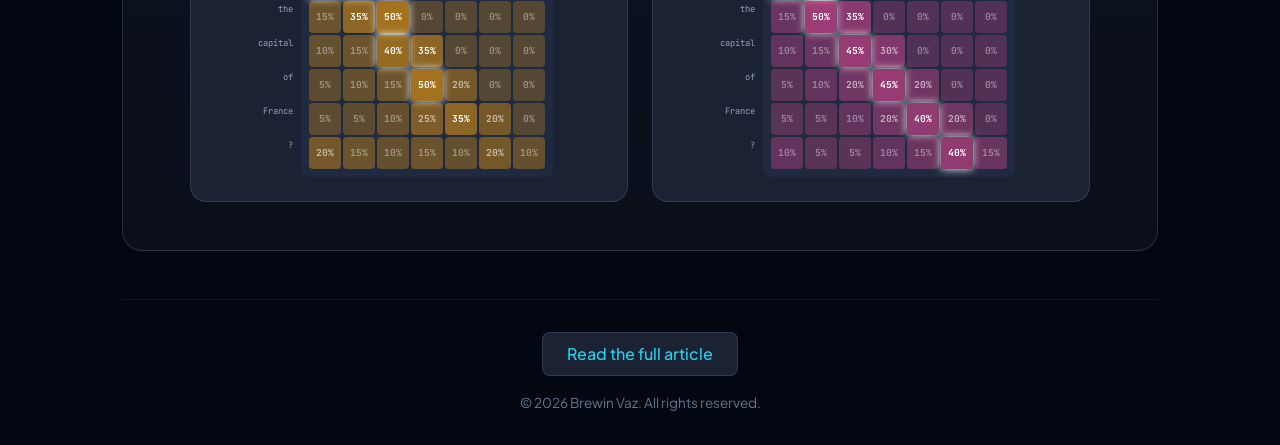
<file: 2026-01-attention/visualizer/multihead.html>
<!DOCTYPE html>
<html lang="en">
<head>
    <meta charset="UTF-8">
    <meta name="viewport" content="width=device-width, initial-scale=1.0">
    <title>Multi-Head Attention Visualizer</title>
    <link rel="preconnect" href="https://fonts.googleapis.com">
    <link rel="preconnect" href="https://fonts.gstatic.com" crossorigin>
    <link href="https://fonts.googleapis.com/css2?family=JetBrains+Mono:wght@400;500;600;700&family=Plus+Jakarta+Sans:wght@400;500;600;700;800&display=swap" rel="stylesheet">
    <link rel="stylesheet" href="style.css">
    <link rel="stylesheet" href="multihead.css">
</head>
<body>
    <div class="grid-bg"></div>
    <div class="scanline"></div>

    <div class="container">
        <header>
            <div class="badge">TRANSFORMER ARCHITECTURE</div>
            <h1>Multi-Head Attention</h1>
            <p class="subtitle">How multiple attention heads capture different relationships simultaneously<br><span style="font-size: 0.85rem; color: #94a3b8;">(Showing 4 of 8 typical heads for clarity)</span></p>
            <p class="causal-note" style="font-size: 0.85rem; color: #94a3b8; margin-top: 0.5rem;">Uses <strong style="color: #10b981;">causal attention</strong> - each token only attends to previous tokens.</p>
        </header>

        <nav class="visualizer-nav">
            <a href="embeddings.html" class="nav-link">Embedding Space</a>
            <a href="index.html" class="nav-link">Attention</a>
            <span class="nav-current">Multi-Head</span>
            <a href="prediction.html" class="nav-link">Prediction</a>
        </nav>

        <div class="control-panel">
            <div class="control-group">
                <button id="playPause" class="btn btn-primary">
                    <svg class="icon play-icon" viewBox="0 0 24 24" fill="currentColor">
                        <path d="M8 5v14l11-7z"/>
                    </svg>
                    <svg class="icon pause-icon" viewBox="0 0 24 24" fill="currentColor" style="display:none">
                        <path d="M6 19h4V5H6v14zm8-14v14h4V5h-4z"/>
                    </svg>
                    <span class="btn-text">Play</span>
                </button>
                <button id="stepBack" class="btn btn-secondary">
                    <svg class="icon" viewBox="0 0 24 24" fill="currentColor">
                        <path d="M6 6h2v12H6zm3.5 6l8.5 6V6z"/>
                    </svg>
                </button>
                <button id="stepForward" class="btn btn-secondary">
                    <svg class="icon" viewBox="0 0 24 24" fill="currentColor">
                        <path d="M6 18l8.5-6L6 6v12zM16 6v12h2V6h-2z"/>
                    </svg>
                </button>
                <button id="reset" class="btn btn-secondary">
                    <svg class="icon" viewBox="0 0 24 24" fill="currentColor">
                        <path d="M17.65 6.35A7.958 7.958 0 0012 4c-4.42 0-7.99 3.58-7.99 8s3.57 8 7.99 8c3.73 0 6.84-2.55 7.73-6h-2.08A5.99 5.99 0 0112 18c-3.31 0-6-2.69-6-6s2.69-6 6-6c1.66 0 3.14.69 4.22 1.78L13 11h7V4l-2.35 2.35z"/>
                    </svg>
                </button>
            </div>
            <div class="speed-control">
                <label for="speed">SPEED</label>
                <input type="range" id="speed" min="0.5" max="2" step="0.25" value="1">
                <span id="speedValue" class="speed-value">1.0x</span>
            </div>
        </div>

        <div class="progress-container">
            <div class="progress-track">
                <div class="progress-fill" id="progressFill"></div>
            </div>
            <div class="step-markers">
                <div class="step-marker" data-step="1">1</div>
                <div class="step-marker" data-step="2">2</div>
                <div class="step-marker" data-step="3">3</div>
                <div class="step-marker" data-step="4">4</div>
            </div>
            <div class="step-label" id="stepLabel">
                <span class="step-num">01</span>
                <span class="step-name">Individual Heads</span>
            </div>
        </div>

        <main class="visualization-area">
            <!-- Step 1: Show all heads running in parallel -->
            <section class="step step-1" id="step1">
                <div class="step-header">
                    <h2><span class="step-icon">01</span> Parallel Attention Heads</h2>
                    <p class="step-desc">Each head has its own W<sub>Q</sub>, W<sub>K</sub>, W<sub>V</sub> matrices and learns to find different relationships</p>
                </div>

                <div class="sentence-display">
                    <span class="sentence-label">INPUT</span>
                    <div class="sentence-text">What is the capital of France?</div>
                </div>

                <div class="heads-grid" id="headsGrid">
                    <!-- Heads will be rendered by JS -->
                </div>
            </section>

            <!-- Step 2: Show what each head learned -->
            <section class="step step-2" id="step2">
                <div class="step-header">
                    <h2><span class="step-icon">02</span> What Each Head Learned</h2>
                    <p class="step-desc">Different heads specialize in different linguistic relationships</p>
                </div>

                <div class="specializations-grid" id="specializationsGrid">
                    <!-- Specializations will be rendered by JS -->
                </div>
            </section>

            <!-- Step 3: Concatenation -->
            <section class="step step-3" id="step3">
                <div class="step-header">
                    <h2><span class="step-icon">03</span> Concatenate Head Outputs</h2>
                    <p class="step-desc">Stack all head outputs side by side into one wide vector</p>
                </div>

                <div class="concat-visualization" id="concatVis">
                    <!-- Concatenation animation will be rendered by JS -->
                </div>

                <div class="formula-display">
                    <code>Concat(head<sub>1</sub>, head<sub>2</sub>, head<sub>3</sub>, head<sub>4</sub>) = [h1 | h2 | h3 | h4]</code>
                </div>
            </section>

            <!-- Step 4: Output Projection -->
            <section class="step step-4" id="step4">
                <div class="step-header">
                    <h2><span class="step-icon">04</span><span>Output Projection (W<sub>O</sub>)</span></h2>
                    <p class="step-desc">A learned matrix that blends insights from all heads back to model dimension</p>
                </div>

                <div class="projection-visualization" id="projectionVis">
                    <!-- Projection animation will be rendered by JS -->
                </div>

                <div class="output-insight">
                    <div class="insight-icon">
                        <svg viewBox="0 0 24 24" fill="currentColor">
                            <path d="M9 21c0 .55.45 1 1 1h4c.55 0 1-.45 1-1v-1H9v1zm3-19C8.14 2 5 5.14 5 9c0 2.38 1.19 4.47 3 5.74V17c0 .55.45 1 1 1h6c.55 0 1-.45 1-1v-2.26c1.81-1.27 3-3.36 3-5.74 0-3.86-3.14-7-7-7z"/>
                        </svg>
                    </div>
                    <div class="insight-text">
                        <p><strong>W<sub>O</sub></strong> learns how to combine the different perspectives.</p>
                        <p class="insight-detail">"Head 1 found the question structure, Head 2 linked France to capital, now blend them together to predict <strong>Paris</strong>."</p>
                    </div>
                </div>
            </section>
        </main>

        <footer>
            <div class="footer-content">
                <a href="https://brewinvaz.substack.com/p/inside-the-black-box-how-attention" class="article-link">Read the full article</a>
                <p>&copy; 2026 Brewin Vaz. All rights reserved.</p>
            </div>
        </footer>
    </div>

    <script src="multihead.js"></script>
</body>
</html>
</file>
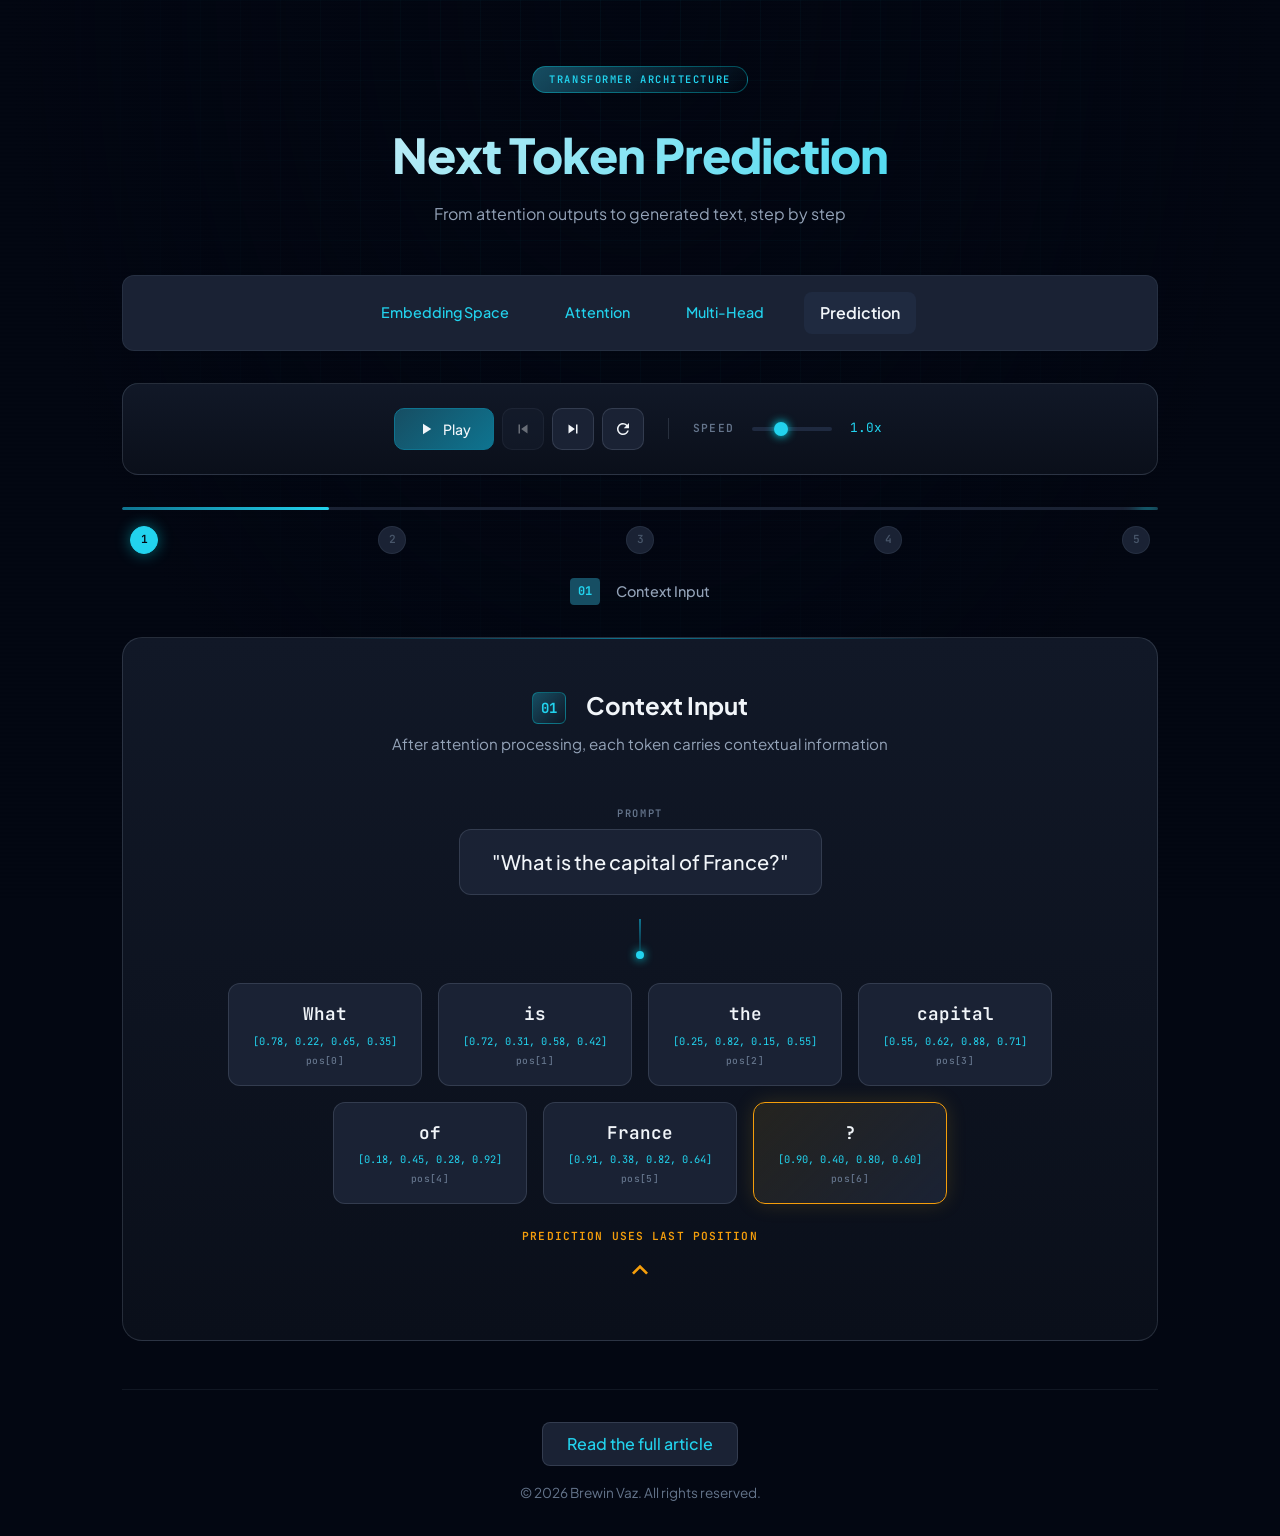
<file: 2026-01-attention/visualizer/prediction.html>
<!DOCTYPE html>
<html lang="en">
<head>
    <meta charset="UTF-8">
    <meta name="viewport" content="width=device-width, initial-scale=1.0">
    <title>Next Token Prediction Visualizer</title>
    <link rel="preconnect" href="https://fonts.googleapis.com">
    <link rel="preconnect" href="https://fonts.gstatic.com" crossorigin>
    <link href="https://fonts.googleapis.com/css2?family=JetBrains+Mono:wght@400;500;600;700&family=Plus+Jakarta+Sans:wght@400;500;600;700;800&display=swap" rel="stylesheet">
    <link rel="stylesheet" href="style.css">
    <link rel="stylesheet" href="prediction.css">
</head>
<body>
    <div class="grid-bg"></div>
    <div class="scanline"></div>

    <div class="container">
        <header>
            <div class="badge">TRANSFORMER ARCHITECTURE</div>
            <h1>Next Token Prediction</h1>
            <p class="subtitle">From attention outputs to generated text, step by step</p>
        </header>

        <nav class="visualizer-nav">
            <a href="embeddings.html" class="nav-link">Embedding Space</a>
            <a href="index.html" class="nav-link">Attention</a>
            <a href="multihead.html" class="nav-link">Multi-Head</a>
            <span class="nav-current">Prediction</span>
        </nav>

        <div class="control-panel">
            <div class="control-group">
                <button id="playPause" class="btn btn-primary">
                    <svg class="icon play-icon" viewBox="0 0 24 24" fill="currentColor">
                        <path d="M8 5v14l11-7z"/>
                    </svg>
                    <svg class="icon pause-icon" viewBox="0 0 24 24" fill="currentColor" style="display:none">
                        <path d="M6 19h4V5H6v14zm8-14v14h4V5h-4z"/>
                    </svg>
                    <span class="btn-text">Play</span>
                </button>
                <button id="stepBack" class="btn btn-secondary">
                    <svg class="icon" viewBox="0 0 24 24" fill="currentColor">
                        <path d="M6 6h2v12H6zm3.5 6l8.5 6V6z"/>
                    </svg>
                </button>
                <button id="stepForward" class="btn btn-secondary">
                    <svg class="icon" viewBox="0 0 24 24" fill="currentColor">
                        <path d="M6 18l8.5-6L6 6v12zM16 6v12h2V6h-2z"/>
                    </svg>
                </button>
                <button id="reset" class="btn btn-secondary">
                    <svg class="icon" viewBox="0 0 24 24" fill="currentColor">
                        <path d="M17.65 6.35A7.958 7.958 0 0012 4c-4.42 0-7.99 3.58-7.99 8s3.57 8 7.99 8c3.73 0 6.84-2.55 7.73-6h-2.08A5.99 5.99 0 0112 18c-3.31 0-6-2.69-6-6s2.69-6 6-6c1.66 0 3.14.69 4.22 1.78L13 11h7V4l-2.35 2.35z"/>
                    </svg>
                </button>
            </div>
            <div class="speed-control">
                <label for="speed">SPEED</label>
                <input type="range" id="speed" min="0.5" max="2" step="0.25" value="1">
                <span id="speedValue" class="speed-value">1.0x</span>
            </div>
        </div>

        <div class="progress-container">
            <div class="progress-track">
                <div class="progress-fill" id="progressFill"></div>
                <div class="progress-glow" id="progressGlow"></div>
            </div>
            <div class="step-markers">
                <div class="step-marker" data-step="1">1</div>
                <div class="step-marker" data-step="2">2</div>
                <div class="step-marker" data-step="3">3</div>
                <div class="step-marker" data-step="4">4</div>
                <div class="step-marker" data-step="5">5</div>
            </div>
            <div class="step-label" id="stepLabel">
                <span class="step-num">01</span>
                <span class="step-name">Context Input</span>
            </div>
        </div>

        <main class="visualization-area">
            <!-- Step 1: Context Input -->
            <section class="step step-1" id="step1">
                <div class="step-header">
                    <h2><span class="step-icon">01</span> Context Input</h2>
                    <p class="step-desc">After attention processing, each token carries contextual information</p>
                </div>
                <div class="context-display">
                    <div class="context-label">PROMPT</div>
                    <div class="context-text">"What is the capital of France?"</div>
                </div>
                <div class="connection-line"></div>
                <div class="enriched-tokens-container" id="enrichedTokens"></div>
                <div class="last-token-highlight">
                    <div class="highlight-label">PREDICTION USES LAST POSITION</div>
                    <div class="highlight-arrow">
                        <svg viewBox="0 0 24 24" fill="currentColor">
                            <path d="M7.41 15.41L12 10.83l4.59 4.58L18 14l-6-6-6 6z"/>
                        </svg>
                    </div>
                </div>
            </section>

            <!-- Step 2: Project to Vocabulary -->
            <section class="step step-2" id="step2">
                <div class="step-header">
                    <h2><span class="step-icon">02</span> Project to Vocabulary</h2>
                    <p class="step-desc">The hidden state is projected to get a score (logit) for every token in the vocabulary</p>
                </div>
                <div class="projection-container">
                    <div class="hidden-state-box">
                        <div class="state-label">HIDDEN STATE</div>
                        <div class="state-vector" id="hiddenStateVec">[0.68, 0.15, 0.48, 0.29]</div>
                        <div class="state-dim">512 dimensions</div>
                    </div>
                    <div class="projection-arrow">
                        <div class="arrow-line"></div>
                        <div class="arrow-label">W<sub>vocab</sub> (512 × 50,000)</div>
                        <div class="arrow-head">
                            <svg viewBox="0 0 24 24" fill="currentColor">
                                <path d="M8.59 16.59L13.17 12 8.59 7.41 10 6l6 6-6 6-1.41-1.41z"/>
                            </svg>
                        </div>
                    </div>
                    <div class="logits-box">
                        <div class="logits-label">LOGITS</div>
                        <div class="logits-preview" id="logitsPreview"></div>
                        <div class="logits-dim">50,000 scores</div>
                    </div>
                </div>

                <div class="alignment-section">
                    <h3 class="alignment-title">How Dot Products Create Scores</h3>
                    <p class="alignment-subtitle">Each vocabulary word has a learned vector. The dot product measures alignment with the hidden state.</p>
                    <div class="alignment-visualization" id="alignmentVisualization">
                        <!-- Rendered by JS -->
                    </div>
                    <div class="alignment-insight" id="alignmentInsight">
                        <span class="insight-icon">
                            <svg viewBox="0 0 24 24" fill="currentColor">
                                <path d="M12 2C6.48 2 2 6.48 2 12s4.48 10 10 10 10-4.48 10-10S17.52 2 12 2zm1 15h-2v-6h2v6zm0-8h-2V7h2v2z"/>
                            </svg>
                        </span>
                        <span class="insight-text"><strong>Why Paris?</strong> During training, the model learned that hidden states asking about "capital of France" should align with "Paris". This alignment is the model's stored knowledge.</span>
                    </div>
                </div>
            </section>

            <!-- Step 3: Temperature & Softmax -->
            <section class="step step-3" id="step3">
                <div class="step-header">
                    <h2><span class="step-icon">03</span> Temperature & Softmax</h2>
                    <p class="step-desc">Adjust temperature to control distribution sharpness, then apply softmax to get probabilities</p>
                </div>
                <div class="temperature-control">
                    <label for="temperature">TEMPERATURE</label>
                    <div class="temp-slider-wrapper">
                        <input type="range" id="temperature" min="0.1" max="2.0" step="0.1" value="1.0">
                        <div class="temp-labels">
                            <span class="temp-label-low">Confident</span>
                            <span class="temp-label-high">Creative</span>
                        </div>
                    </div>
                    <span id="tempValue" class="temp-value">1.0</span>
                </div>
                <div class="formula-display">
                    <code>P(token) = softmax(logits / <span id="tempFormula">1.0</span>)</code>
                </div>
                <div class="probability-chart" id="probabilityChart">
                    <!-- Bars rendered by JS -->
                </div>
                <div class="distribution-insight" id="distributionInsight">
                    <span class="insight-icon">
                        <svg viewBox="0 0 24 24" fill="currentColor">
                            <path d="M12 2C6.48 2 2 6.48 2 12s4.48 10 10 10 10-4.48 10-10S17.52 2 12 2zm1 15h-2v-6h2v6zm0-8h-2V7h2v2z"/>
                        </svg>
                    </span>
                    <span class="insight-text">Default distribution - balanced sampling across likely options</span>
                </div>
            </section>

            <!-- Step 4: Token Selection -->
            <section class="step step-4" id="step4">
                <div class="step-header">
                    <h2><span class="step-icon">04</span> Token Selection</h2>
                    <p class="step-desc">Choose a sampling strategy to select the next token from the distribution</p>
                </div>
                <div class="sampling-controls">
                    <div class="sampling-method">
                        <label>SAMPLING METHOD</label>
                        <div class="method-buttons" id="methodButtons">
                            <button class="method-btn active" data-method="greedy">Greedy</button>
                            <button class="method-btn" data-method="sample">Sample</button>
                            <button class="method-btn" data-method="topk">Top-k</button>
                            <button class="method-btn" data-method="topp">Top-p</button>
                        </div>
                    </div>
                    <div class="sampling-param" id="samplingParam" style="display:none">
                        <label id="paramLabel">k</label>
                        <input type="range" id="paramValue" min="1" max="10" step="1" value="5">
                        <span id="paramDisplay">5</span>
                    </div>
                </div>
                <div class="selection-visualization">
                    <div class="selection-chart" id="selectionChart">
                        <!-- Bars with selection indicator -->
                    </div>
                    <div class="selection-result" id="selectionResult">
                        <div class="dice-container" id="diceContainer">
                            <div class="dice" id="dice">
                                <svg viewBox="0 0 24 24" fill="currentColor">
                                    <path d="M19 3H5c-1.1 0-2 .9-2 2v14c0 1.1.9 2 2 2h14c1.1 0 2-.9 2-2V5c0-1.1-.9-2-2-2zm-7 14c-.55 0-1-.45-1-1s.45-1 1-1 1 .45 1 1-.45 1-1 1zm0-4c-.55 0-1-.45-1-1s.45-1 1-1 1 .45 1 1-.45 1-1 1zm0-4c-.55 0-1-.45-1-1s.45-1 1-1 1 .45 1 1-.45 1-1 1z"/>
                                </svg>
                            </div>
                        </div>
                        <div class="selected-token" id="selectedToken">
                            <span class="selected-label">SELECTED</span>
                            <span class="selected-word">Paris</span>
                        </div>
                    </div>
                </div>
                <div class="method-description" id="methodDescription">
                    <strong>Greedy:</strong> Always picks the highest probability token. Deterministic and consistent.
                </div>
            </section>

            <!-- Step 5: Autoregressive Loop -->
            <section class="step step-5" id="step5">
                <div class="step-header">
                    <h2><span class="step-icon">05</span> Autoregressive Loop</h2>
                    <p class="step-desc">The selected token is added to the context, and the entire process repeats</p>
                </div>
                <div class="generation-container">
                    <div class="generation-steps" id="generationSteps">
                        <!-- Generation iterations rendered by JS -->
                    </div>
                    <div class="generation-controls">
                        <button id="generateNext" class="btn btn-primary">
                            <svg class="icon" viewBox="0 0 24 24" fill="currentColor">
                                <path d="M12 4l-1.41 1.41L16.17 11H4v2h12.17l-5.58 5.59L12 20l8-8z"/>
                            </svg>
                            <span>Generate Next</span>
                        </button>
                        <button id="resetGeneration" class="btn btn-secondary">
                            <svg class="icon" viewBox="0 0 24 24" fill="currentColor">
                                <path d="M17.65 6.35A7.958 7.958 0 0012 4c-4.42 0-7.99 3.58-7.99 8s3.57 8 7.99 8c3.73 0 6.84-2.55 7.73-6h-2.08A5.99 5.99 0 0112 18c-3.31 0-6-2.69-6-6s2.69-6 6-6c1.66 0 3.14.69 4.22 1.78L13 11h7V4l-2.35 2.35z"/>
                            </svg>
                            <span>Reset</span>
                        </button>
                    </div>
                    <div class="causal-mask-section">
                        <h3>Causal Masking</h3>
                        <p>Each token can only attend to previous tokens, not future ones</p>
                        <div class="causal-mask-matrix" id="causalMask">
                            <!-- Rendered by JS -->
                        </div>
                    </div>
                </div>
            </section>
        </main>

        <footer>
            <div class="footer-content">
                <a href="https://brewinvaz.substack.com/p/inside-the-black-box-how-attention" class="article-link">Read the full article</a>
                <p>&copy; 2026 Brewin Vaz. All rights reserved.</p>
            </div>
        </footer>
    </div>

    <script src="prediction.js"></script>
</body>
</html>
</file>
<file: 2026-01-23-attention/visualizer/style.css>
/* Neural Blueprint - Attention Visualizer
   A technical schematic aesthetic for visualizing transformer attention */

/* ===== RESET & VARIABLES ===== */
*, *::before, *::after {
    box-sizing: border-box;
}

:root {
    /* Deep space palette */
    --bg-void: #030712;
    --bg-primary: #0a0f1a;
    --bg-secondary: #111827;
    --bg-tertiary: #1a2234;
    --bg-elevated: #1f2a40;

    /* Electric accents */
    --cyan-glow: #00f0ff;
    --cyan-bright: #22d3ee;
    --cyan-muted: #0e7490;
    --cyan-dim: #164e63;

    /* Warm highlights */
    --amber-glow: #fbbf24;
    --amber-bright: #f59e0b;
    --amber-muted: #b45309;

    /* Semantic colors */
    --query-color: #3b82f6;
    --query-glow: #60a5fa;
    --key-color: #10b981;
    --key-glow: #34d399;
    --value-color: #a855f7;
    --value-glow: #c084fc;

    /* Text */
    --text-primary: #f1f5f9;
    --text-secondary: #94a3b8;
    --text-tertiary: #64748b;
    --text-dim: #475569;

    /* Borders */
    --border-subtle: rgba(148, 163, 184, 0.1);
    --border-default: rgba(148, 163, 184, 0.2);
    --border-accent: rgba(0, 240, 255, 0.3);

    /* Typography */
    --font-display: 'Plus Jakarta Sans', -apple-system, BlinkMacSystemFont, sans-serif;
    --font-mono: 'JetBrains Mono', 'SF Mono', 'Fira Code', monospace;

    /* Spacing */
    --space-xs: 0.25rem;
    --space-sm: 0.5rem;
    --space-md: 1rem;
    --space-lg: 1.5rem;
    --space-xl: 2rem;
    --space-2xl: 3rem;

    /* Animation */
    --ease-out-expo: cubic-bezier(0.16, 1, 0.3, 1);
    --ease-in-out: cubic-bezier(0.4, 0, 0.2, 1);
}

/* ===== BASE ===== */
html {
    font-size: 16px;
    -webkit-font-smoothing: antialiased;
    -moz-osx-font-smoothing: grayscale;
}

body {
    font-family: var(--font-display);
    background: var(--bg-void);
    color: var(--text-primary);
    margin: 0;
    padding: 0;
    min-height: 100vh;
    line-height: 1.6;
    overflow-x: hidden;
}

/* ===== GRID BACKGROUND ===== */
.grid-bg {
    position: fixed;
    inset: 0;
    background-image:
        linear-gradient(rgba(0, 240, 255, 0.03) 1px, transparent 1px),
        linear-gradient(90deg, rgba(0, 240, 255, 0.03) 1px, transparent 1px);
    background-size: 40px 40px;
    pointer-events: none;
    z-index: 0;
}

.grid-bg::after {
    content: '';
    position: absolute;
    inset: 0;
    background: radial-gradient(ellipse at 50% 0%, transparent 0%, var(--bg-void) 70%);
}

/* Subtle scanline effect */
.scanline {
    position: fixed;
    inset: 0;
    background: repeating-linear-gradient(
        0deg,
        transparent,
        transparent 2px,
        rgba(0, 0, 0, 0.03) 2px,
        rgba(0, 0, 0, 0.03) 4px
    );
    pointer-events: none;
    z-index: 1;
}

/* ===== CONTAINER ===== */
.container {
    position: relative;
    z-index: 2;
    max-width: 1100px;
    margin: 0 auto;
    padding: var(--space-xl);
}

/* ===== HEADER ===== */
header {
    text-align: center;
    margin-bottom: var(--space-2xl);
    padding-top: var(--space-xl);
}

.badge {
    display: inline-block;
    padding: var(--space-xs) var(--space-md);
    background: linear-gradient(135deg, var(--cyan-dim), transparent);
    border: 1px solid var(--border-accent);
    border-radius: 100px;
    font-family: var(--font-mono);
    font-size: 0.65rem;
    font-weight: 600;
    letter-spacing: 0.15em;
    color: var(--cyan-bright);
    margin-bottom: var(--space-lg);
    text-transform: uppercase;
}

header h1 {
    font-size: clamp(2rem, 5vw, 3rem);
    font-weight: 800;
    margin: 0 0 var(--space-sm) 0;
    background: linear-gradient(135deg, var(--text-primary) 0%, var(--cyan-bright) 50%, var(--text-primary) 100%);
    background-size: 200% auto;
    -webkit-background-clip: text;
    -webkit-text-fill-color: transparent;
    background-clip: text;
    animation: shimmer 8s linear infinite;
    letter-spacing: -0.02em;
}

@keyframes shimmer {
    0%, 100% { background-position: 0% center; }
    50% { background-position: 200% center; }
}

.subtitle {
    color: var(--text-secondary);
    font-size: 1rem;
    margin: 0;
    font-weight: 400;
}

/* ===== CONTROL PANEL ===== */
.control-panel {
    display: flex;
    flex-wrap: wrap;
    gap: var(--space-lg);
    justify-content: center;
    align-items: center;
    margin-bottom: var(--space-xl);
    padding: var(--space-lg);
    background: linear-gradient(180deg, var(--bg-secondary), var(--bg-primary));
    border: 1px solid var(--border-default);
    border-radius: 16px;
    position: relative;
}

.control-panel::before {
    content: '';
    position: absolute;
    inset: -1px;
    border-radius: 17px;
    background: linear-gradient(180deg, var(--border-accent), transparent);
    z-index: -1;
    opacity: 0.5;
}

.control-group {
    display: flex;
    gap: var(--space-sm);
}

.btn {
    display: flex;
    align-items: center;
    justify-content: center;
    gap: var(--space-sm);
    padding: var(--space-sm) var(--space-md);
    border: 1px solid var(--border-default);
    border-radius: 10px;
    background: var(--bg-tertiary);
    color: var(--text-primary);
    font-family: var(--font-display);
    font-size: 0.875rem;
    font-weight: 500;
    cursor: pointer;
    transition: all 0.2s var(--ease-in-out);
    position: relative;
    overflow: hidden;
}

.btn::before {
    content: '';
    position: absolute;
    inset: 0;
    background: linear-gradient(180deg, rgba(255,255,255,0.05), transparent);
    opacity: 0;
    transition: opacity 0.2s;
}

.btn:hover::before {
    opacity: 1;
}

.btn:hover {
    border-color: var(--cyan-muted);
    transform: translateY(-1px);
}

.btn:active {
    transform: translateY(0);
}

.btn:disabled {
    opacity: 0.4;
    cursor: not-allowed;
    transform: none;
}

.btn-primary {
    background: linear-gradient(135deg, var(--cyan-dim), var(--cyan-muted));
    border-color: var(--cyan-muted);
    min-width: 100px;
}

.btn-primary:hover {
    background: linear-gradient(135deg, var(--cyan-muted), var(--cyan-dim));
    border-color: var(--cyan-bright);
    box-shadow: 0 0 20px rgba(0, 240, 255, 0.2);
}

.btn .icon {
    width: 18px;
    height: 18px;
}

.btn-secondary {
    width: 42px;
    height: 42px;
    padding: 0;
}

.speed-control {
    display: flex;
    align-items: center;
    gap: var(--space-md);
    padding-left: var(--space-lg);
    border-left: 1px solid var(--border-default);
}

.speed-control label {
    font-family: var(--font-mono);
    font-size: 0.7rem;
    font-weight: 600;
    letter-spacing: 0.1em;
    color: var(--text-tertiary);
}

.speed-control input[type="range"] {
    width: 80px;
    height: 4px;
    -webkit-appearance: none;
    appearance: none;
    background: var(--bg-elevated);
    border-radius: 2px;
    cursor: pointer;
}

.speed-control input[type="range"]::-webkit-slider-thumb {
    -webkit-appearance: none;
    width: 14px;
    height: 14px;
    background: var(--cyan-bright);
    border-radius: 50%;
    box-shadow: 0 0 10px var(--cyan-glow);
    cursor: pointer;
}

.speed-value {
    font-family: var(--font-mono);
    font-size: 0.8rem;
    color: var(--cyan-bright);
    min-width: 36px;
}

/* ===== PROGRESS ===== */
.progress-container {
    margin-bottom: var(--space-xl);
}

.progress-track {
    height: 3px;
    background: var(--bg-tertiary);
    border-radius: 2px;
    position: relative;
    overflow: hidden;
}

.progress-fill {
    position: absolute;
    left: 0;
    top: 0;
    height: 100%;
    width: 14.28%;
    background: linear-gradient(90deg, var(--cyan-muted), var(--cyan-bright));
    border-radius: 2px;
    transition: width 0.5s var(--ease-out-expo);
}

.progress-glow {
    position: absolute;
    right: 0;
    top: -4px;
    width: 20px;
    height: 11px;
    background: var(--cyan-glow);
    filter: blur(8px);
    opacity: 0.6;
    transition: left 0.5s var(--ease-out-expo);
}

.step-markers {
    display: flex;
    justify-content: space-between;
    margin-top: var(--space-md);
    padding: 0 var(--space-sm);
}

.step-marker {
    width: 28px;
    height: 28px;
    display: flex;
    align-items: center;
    justify-content: center;
    font-family: var(--font-mono);
    font-size: 0.7rem;
    font-weight: 600;
    color: var(--text-dim);
    background: var(--bg-tertiary);
    border: 1px solid var(--border-subtle);
    border-radius: 50%;
    transition: all 0.3s var(--ease-in-out);
}

.step-marker.active {
    color: var(--bg-void);
    background: var(--cyan-bright);
    border-color: var(--cyan-bright);
    box-shadow: 0 0 15px rgba(0, 240, 255, 0.4);
}

.step-marker.completed {
    color: var(--cyan-bright);
    border-color: var(--cyan-muted);
}

.step-label {
    display: flex;
    align-items: center;
    justify-content: center;
    gap: var(--space-md);
    margin-top: var(--space-lg);
    font-family: var(--font-display);
}

.step-num {
    font-family: var(--font-mono);
    font-size: 0.75rem;
    font-weight: 700;
    color: var(--cyan-bright);
    padding: var(--space-xs) var(--space-sm);
    background: var(--cyan-dim);
    border-radius: 4px;
}

.step-name {
    font-size: 0.9rem;
    font-weight: 500;
    color: var(--text-secondary);
}

/* ===== VISUALIZATION AREA ===== */
.visualization-area {
    background: linear-gradient(180deg, var(--bg-secondary), var(--bg-primary));
    border: 1px solid var(--border-default);
    border-radius: 20px;
    padding: var(--space-2xl);
    min-height: 550px;
    position: relative;
    overflow: hidden;
}

.visualization-area::before {
    content: '';
    position: absolute;
    top: 0;
    left: 50%;
    transform: translateX(-50%);
    width: 60%;
    height: 1px;
    background: linear-gradient(90deg, transparent, var(--cyan-muted), transparent);
}

.step {
    display: none;
    animation: stepFadeIn 0.6s var(--ease-out-expo);
}

.step.active {
    display: block;
}

@keyframes stepFadeIn {
    from {
        opacity: 0;
        transform: translateY(20px);
    }
    to {
        opacity: 1;
        transform: translateY(0);
    }
}

.step-header {
    text-align: center;
    margin-bottom: var(--space-2xl);
}

.step-header h2 {
    font-size: 1.5rem;
    font-weight: 700;
    margin: 0 0 var(--space-sm) 0;
    color: var(--text-primary);
    display: flex;
    align-items: center;
    justify-content: center;
    gap: var(--space-md);
}

.step-icon {
    font-family: var(--font-mono);
    font-size: 0.875rem;
    font-weight: 700;
    color: var(--cyan-bright);
    padding: var(--space-xs) var(--space-sm);
    background: linear-gradient(135deg, var(--cyan-dim), transparent);
    border: 1px solid var(--border-accent);
    border-radius: 6px;
}

.step-desc {
    color: var(--text-secondary);
    font-size: 0.95rem;
    margin: 0;
    max-width: 600px;
    margin-inline: auto;
}

/* ===== STEP 1: TOKENIZATION ===== */
.input-display {
    display: flex;
    flex-direction: column;
    align-items: center;
    gap: var(--space-sm);
    margin-bottom: var(--space-lg);
}

.input-label {
    font-family: var(--font-mono);
    font-size: 0.65rem;
    font-weight: 600;
    letter-spacing: 0.15em;
    color: var(--text-dim);
}

.input-text {
    font-size: 1.25rem;
    font-weight: 500;
    color: var(--text-secondary);
    padding: var(--space-md) var(--space-xl);
    background: var(--bg-tertiary);
    border: 1px solid var(--border-default);
    border-radius: 12px;
    position: relative;
}

.connection-line {
    width: 2px;
    height: 40px;
    background: linear-gradient(180deg, var(--cyan-muted), transparent);
    margin: 0 auto var(--space-lg);
    position: relative;
}

.connection-line::after {
    content: '';
    position: absolute;
    bottom: 0;
    left: 50%;
    transform: translateX(-50%);
    width: 8px;
    height: 8px;
    background: var(--cyan-bright);
    border-radius: 50%;
    box-shadow: 0 0 10px var(--cyan-glow);
    animation: pulse 2s ease-in-out infinite;
}

@keyframes pulse {
    0%, 100% { opacity: 1; transform: translateX(-50%) scale(1); }
    50% { opacity: 0.5; transform: translateX(-50%) scale(0.8); }
}

.tokens-container {
    display: flex;
    flex-wrap: wrap;
    gap: var(--space-md);
    justify-content: center;
}

.token {
    display: flex;
    flex-direction: column;
    align-items: center;
    gap: var(--space-xs);
    padding: var(--space-md) var(--space-lg);
    background: var(--bg-tertiary);
    border: 1px solid var(--cyan-dim);
    border-radius: 12px;
    font-family: var(--font-mono);
    opacity: 0;
    transform: translateY(20px) scale(0.9);
    transition: all 0.4s var(--ease-out-expo);
    position: relative;
    overflow: hidden;
}

.token::before {
    content: '';
    position: absolute;
    inset: 0;
    background: linear-gradient(135deg, rgba(0, 240, 255, 0.1), transparent);
    opacity: 0;
    transition: opacity 0.3s;
}

.token.visible {
    opacity: 1;
    transform: translateY(0) scale(1);
}

.token:hover {
    border-color: var(--cyan-bright);
    box-shadow: 0 0 25px rgba(0, 240, 255, 0.15);
}

.token:hover::before {
    opacity: 1;
}

.token-text {
    font-size: 1.1rem;
    font-weight: 600;
    color: var(--text-primary);
}

.token-index {
    font-size: 0.65rem;
    font-weight: 500;
    color: var(--text-dim);
    letter-spacing: 0.05em;
}

/* ===== STEP 2: EMBEDDINGS ===== */
.embeddings-container {
    display: flex;
    flex-wrap: wrap;
    gap: var(--space-lg);
    justify-content: center;
}

.embedding {
    display: flex;
    flex-direction: column;
    align-items: center;
    gap: var(--space-sm);
    padding: var(--space-md);
    background: var(--bg-tertiary);
    border: 1px solid var(--border-default);
    border-radius: 12px;
    opacity: 0;
    transform: scale(0.8);
    transition: all 0.5s var(--ease-out-expo);
    min-width: 140px;
}

.embedding.visible {
    opacity: 1;
    transform: scale(1);
}

.embedding-label {
    font-family: var(--font-mono);
    font-size: 0.9rem;
    font-weight: 600;
    color: var(--cyan-bright);
}

.embedding-vector-text {
    font-family: var(--font-mono);
    font-size: 0.65rem;
    color: var(--text-dim);
    letter-spacing: -0.02em;
}

.embedding-vector {
    display: flex;
    flex-direction: column;
    gap: 3px;
    padding: var(--space-sm);
    background: var(--bg-elevated);
    border-radius: 8px;
    width: 100%;
}

.embedding-value {
    height: 6px;
    border-radius: 3px;
    background: linear-gradient(90deg, var(--cyan-muted), var(--cyan-bright));
    opacity: 0;
    transform: scaleX(0);
    transform-origin: left;
    transition: all 0.4s var(--ease-out-expo);
}

.embedding-value.visible {
    opacity: 1;
    transform: scaleX(1);
}

/* ===== STEP 3: Q, K, V ===== */
.qkv-container {
    display: grid;
    grid-template-columns: repeat(3, 1fr);
    gap: var(--space-xl);
}

.qkv-column {
    text-align: center;
}

.qkv-header {
    display: flex;
    align-items: center;
    justify-content: center;
    gap: var(--space-sm);
    margin-bottom: var(--space-xs);
}

.qkv-indicator {
    width: 10px;
    height: 10px;
    border-radius: 50%;
    animation: indicatorPulse 2s ease-in-out infinite;
}

@keyframes indicatorPulse {
    0%, 100% { opacity: 1; }
    50% { opacity: 0.4; }
}

.query-column .qkv-indicator { background: var(--query-color); box-shadow: 0 0 10px var(--query-glow); }
.key-column .qkv-indicator { background: var(--key-color); box-shadow: 0 0 10px var(--key-glow); }
.value-column .qkv-indicator { background: var(--value-color); box-shadow: 0 0 10px var(--value-glow); }

.qkv-column h3 {
    margin: 0;
    font-size: 1rem;
    font-weight: 700;
}

.query-column h3 { color: var(--query-glow); }
.key-column h3 { color: var(--key-glow); }
.value-column h3 { color: var(--value-glow); }

.qkv-desc {
    color: var(--text-dim);
    font-size: 0.8rem;
    font-style: italic;
    margin: 0 0 var(--space-md) 0;
}

.qkv-vectors {
    display: flex;
    flex-direction: column;
    gap: var(--space-sm);
    align-items: center;
}

.qkv-item {
    display: flex;
    align-items: center;
    gap: var(--space-sm);
    padding: var(--space-sm) var(--space-md);
    background: var(--bg-elevated);
    border-radius: 8px;
    opacity: 0;
    transform: translateX(-20px);
    transition: all 0.4s var(--ease-out-expo);
    width: 100%;
    max-width: 200px;
}

.query-column .qkv-item { border-left: 3px solid var(--query-color); }
.key-column .qkv-item { border-left: 3px solid var(--key-color); }
.value-column .qkv-item { border-left: 3px solid var(--value-color); }

.qkv-item.visible {
    opacity: 1;
    transform: translateX(0);
}

.qkv-token {
    font-family: var(--font-mono);
    font-size: 0.8rem;
    font-weight: 600;
    color: var(--text-primary);
    min-width: 36px;
    text-align: left;
}

.qkv-vector-text {
    font-family: var(--font-mono);
    font-size: 0.6rem;
    color: var(--text-dim);
    flex: 1;
    text-align: right;
}

.qkv-vector {
    display: flex;
    gap: 2px;
}

.qkv-cell {
    width: 6px;
    height: 16px;
    border-radius: 2px;
    transition: opacity 0.3s;
}

.query-column .qkv-cell { background: var(--query-color); }
.key-column .qkv-cell { background: var(--key-color); }
.value-column .qkv-cell { background: var(--value-color); }

/* ===== STEP 4 & 5: MATRICES ===== */
.formula-display {
    text-align: center;
    margin-bottom: var(--space-lg);
}

.formula-display code {
    font-family: var(--font-mono);
    font-size: 0.9rem;
    color: var(--cyan-bright);
    padding: var(--space-sm) var(--space-lg);
    background: var(--bg-tertiary);
    border: 1px solid var(--border-accent);
    border-radius: 8px;
    display: inline-block;
}

/* Matrix Legend */
.matrix-legend {
    display: flex;
    justify-content: center;
    gap: var(--space-2xl);
    margin-bottom: var(--space-xl);
    padding: var(--space-md) var(--space-xl);
    background: var(--bg-tertiary);
    border: 1px solid var(--border-subtle);
    border-radius: 12px;
}

.legend-item {
    display: flex;
    align-items: center;
    gap: var(--space-sm);
}

.legend-dot {
    width: 12px;
    height: 12px;
    border-radius: 50%;
    flex-shrink: 0;
}

.legend-query .legend-dot {
    background: var(--query-color);
    box-shadow: 0 0 8px var(--query-glow);
}

.legend-key .legend-dot {
    background: var(--key-color);
    box-shadow: 0 0 8px var(--key-glow);
}

.legend-label {
    font-family: var(--font-mono);
    font-size: 0.8rem;
    font-weight: 600;
    color: var(--text-primary);
}

.legend-query .legend-label {
    color: var(--query-glow);
}

.legend-key .legend-label {
    color: var(--key-glow);
}

.legend-desc {
    font-size: 0.75rem;
    color: var(--text-dim);
    font-style: italic;
}

.matrix-container {
    display: flex;
    flex-wrap: wrap;
    align-items: center;
    justify-content: center;
    gap: var(--space-md);
    position: relative;
}

/* Vertical axis (Query) */
.matrix-y-axis {
    display: flex;
    flex-direction: column;
    align-items: center;
    gap: var(--space-xs);
    writing-mode: vertical-rl;
    transform: rotate(180deg);
    padding: var(--space-sm);
}

.matrix-y-axis .axis-text {
    font-family: var(--font-mono);
    font-size: 0.7rem;
    font-weight: 700;
    letter-spacing: 0.15em;
    color: var(--query-glow);
}

/* Horizontal axis (Key) */
.matrix-x-axis {
    display: flex;
    align-items: center;
    justify-content: center;
    gap: var(--space-sm);
    padding: var(--space-sm);
    flex-basis: 100%;
    margin-top: var(--space-sm);
    /* Offset to align with matrix cells (accounting for y-axis + row labels) */
    padding-left: 100px;
}

.matrix-x-axis .axis-text {
    font-family: var(--font-mono);
    font-size: 0.7rem;
    font-weight: 700;
    letter-spacing: 0.15em;
    color: var(--key-glow);
}

/* Axis icons */
.axis-icon {
    width: 10px;
    height: 10px;
    border-radius: 50%;
}

.query-icon {
    background: var(--query-color);
    box-shadow: 0 0 6px var(--query-glow);
}

.key-icon {
    background: var(--key-color);
    box-shadow: 0 0 6px var(--key-glow);
}

.matrix-wrapper {
    position: relative;
    display: flex;
    flex-direction: column;
    gap: var(--space-sm);
    margin-bottom: var(--space-xl);
}

.matrix-labels-top {
    display: flex;
    gap: 4px;
    padding-left: 60px;
}

.matrix-content {
    display: flex;
    gap: var(--space-sm);
}

.matrix-labels-side {
    display: flex;
    flex-direction: column;
    gap: 4px;
    justify-content: flex-start;
}

.matrix-label {
    font-family: var(--font-mono);
    font-size: 0.7rem;
    font-weight: 500;
    width: 52px;
    height: 52px;
    display: flex;
    align-items: center;
    justify-content: center;
}

.matrix-row-label {
    font-family: var(--font-mono);
    font-size: 0.7rem;
    font-weight: 500;
    width: 56px;
    height: 52px;
    display: flex;
    align-items: center;
    justify-content: flex-end;
    padding-right: var(--space-sm);
}

.attention-matrix {
    display: grid;
    gap: 4px;
}

.attention-cell {
    width: 52px;
    height: 52px;
    border-radius: 6px;
    display: flex;
    align-items: center;
    justify-content: center;
    font-family: var(--font-mono);
    font-size: 0.7rem;
    font-weight: 600;
    transition: all 0.3s var(--ease-out-expo);
    opacity: 0;
    transform: scale(0.5);
    cursor: default;
    position: relative;
    overflow: hidden;
}

.attention-cell::before {
    content: '';
    position: absolute;
    inset: 0;
    background: linear-gradient(135deg, rgba(255,255,255,0.1), transparent);
    opacity: 0;
    transition: opacity 0.2s;
}

.attention-cell.visible {
    opacity: 1;
    transform: scale(1);
}

.attention-cell:hover {
    transform: scale(1.1);
    z-index: 10;
    box-shadow: 0 0 20px rgba(0, 0, 0, 0.5);
}

.attention-cell:hover::before {
    opacity: 1;
}

/* Softmax matrix specific styles */
.softmax-matrix .attention-cell {
    font-weight: 700;
}

/* ===== STEP 6: WEIGHTED ===== */
.weighted-container {
    display: flex;
    justify-content: center;
}

.weighted-example {
    display: flex;
    flex-direction: column;
    align-items: center;
    gap: var(--space-xl);
    padding: var(--space-xl);
    background: var(--bg-tertiary);
    border: 1px solid var(--border-default);
    border-radius: 16px;
    width: 100%;
    max-width: 650px;
}

.weighted-focus {
    display: flex;
    flex-direction: column;
    align-items: center;
    gap: var(--space-sm);
}

.focus-label {
    font-family: var(--font-mono);
    font-size: 0.65rem;
    font-weight: 600;
    letter-spacing: 0.15em;
    color: var(--text-dim);
}

.weighted-token {
    font-family: var(--font-mono);
    font-size: 1.5rem;
    font-weight: 700;
    padding: var(--space-sm) var(--space-xl);
    background: linear-gradient(135deg, var(--amber-muted), var(--amber-bright));
    border-radius: 10px;
    color: var(--bg-void);
    box-shadow: 0 0 30px rgba(251, 191, 36, 0.3);
}

.weighted-calculation {
    display: flex;
    flex-direction: column;
    gap: var(--space-sm);
    width: 100%;
}

.weight-term {
    display: flex;
    align-items: center;
    gap: var(--space-sm);
    padding: var(--space-sm) var(--space-md);
    background: var(--bg-elevated);
    border-radius: 8px;
    opacity: 0;
    transform: translateX(-20px);
    transition: all 0.4s var(--ease-out-expo);
    font-size: 0.85rem;
}

.weight-term.visible {
    opacity: 1;
    transform: translateX(0);
}

.weight-value {
    font-family: var(--font-mono);
    font-weight: 700;
    color: var(--amber-bright);
    min-width: 45px;
}

.weight-times {
    color: var(--text-dim);
}

.weight-token {
    font-family: var(--font-mono);
    color: var(--value-glow);
    font-weight: 500;
}

.weight-vector-text {
    font-family: var(--font-mono);
    font-size: 0.7rem;
    color: var(--text-dim);
}

.weight-equals {
    color: var(--text-dim);
}

.weight-partial {
    font-family: var(--font-mono);
    font-size: 0.7rem;
    color: var(--key-glow);
    margin-left: auto;
}

.weighted-result {
    padding: var(--space-lg);
    background: var(--bg-secondary);
    border: 2px solid var(--key-color);
    border-radius: 12px;
    text-align: center;
    opacity: 0;
    transform: translateY(10px);
    transition: all 0.5s var(--ease-out-expo);
    width: 100%;
}

.weighted-result.visible {
    opacity: 1;
    transform: translateY(0);
}

.weighted-result-label {
    font-size: 0.8rem;
    color: var(--text-secondary);
    margin-bottom: var(--space-sm);
}

.weighted-result-value {
    font-family: var(--font-mono);
    font-size: 1rem;
    color: var(--key-glow);
}

/* ===== STEP 7: OUTPUT ===== */
.output-container {
    display: flex;
    flex-direction: column;
    align-items: center;
    gap: var(--space-2xl);
}

.output-tokens {
    display: grid;
    grid-template-columns: repeat(auto-fit, minmax(170px, 1fr));
    gap: var(--space-md);
    width: 100%;
    max-width: 900px;
}

.output-token {
    display: flex;
    flex-direction: column;
    gap: var(--space-sm);
    padding: var(--space-md);
    background: var(--bg-tertiary);
    border: 1px solid var(--key-dim, var(--border-default));
    border-radius: 12px;
    opacity: 0;
    transform: translateY(20px);
    transition: all 0.5s var(--ease-out-expo);
}

.output-token.visible {
    opacity: 1;
    transform: translateY(0);
}

.output-token.highlighted {
    border-color: var(--amber-bright);
    background: linear-gradient(135deg, rgba(251, 191, 36, 0.1), var(--bg-tertiary));
    box-shadow: 0 0 20px rgba(251, 191, 36, 0.15);
}

.output-token-label {
    font-family: var(--font-mono);
    font-size: 1rem;
    font-weight: 700;
    color: var(--text-primary);
    text-align: center;
}

.output-vector-text {
    font-family: var(--font-mono);
    font-size: 0.65rem;
    color: var(--key-glow);
    text-align: center;
}

/* Attention bar chart */
.attention-bars {
    display: flex;
    flex-direction: column;
    gap: 4px;
    margin-top: var(--space-sm);
    padding-top: var(--space-sm);
    border-top: 1px solid var(--border-subtle);
}

.attention-bar-item {
    display: flex;
    align-items: center;
    gap: 6px;
    font-size: 0.6rem;
}

.attention-bar-label {
    width: 26px;
    text-align: right;
    color: var(--text-dim);
    font-family: var(--font-mono);
    font-weight: 500;
}

.attention-bar-track {
    flex: 1;
    height: 6px;
    background: var(--bg-primary);
    border-radius: 3px;
    overflow: hidden;
}

.attention-bar-fill {
    height: 100%;
    background: var(--cyan-muted);
    border-radius: 3px;
    transition: width 0.5s var(--ease-out-expo);
    opacity: 0.5;
}

.attention-bar-fill.high {
    background: linear-gradient(90deg, var(--key-color), var(--key-glow));
    opacity: 1;
}

.attention-bar-fill.medium {
    background: var(--cyan-bright);
    opacity: 0.7;
}

.attention-bar-fill.low {
    background: var(--text-dim);
    opacity: 0.3;
}

.attention-bar-value {
    width: 28px;
    text-align: right;
    font-family: var(--font-mono);
    font-weight: 600;
    color: var(--text-dim);
}

.attention-bar-fill.high + .attention-bar-value,
.attention-bar-item:has(.attention-bar-fill.high) .attention-bar-value {
    color: var(--key-glow);
}

/* Output insight */
.output-insight {
    display: flex;
    align-items: flex-start;
    gap: var(--space-lg);
    padding: var(--space-lg);
    background: linear-gradient(135deg, var(--bg-tertiary), var(--bg-secondary));
    border: 1px solid var(--border-accent);
    border-radius: 12px;
    max-width: 600px;
}

.insight-icon {
    flex-shrink: 0;
    width: 40px;
    height: 40px;
    display: flex;
    align-items: center;
    justify-content: center;
    background: linear-gradient(135deg, var(--amber-muted), var(--amber-bright));
    border-radius: 10px;
    color: var(--bg-void);
}

.insight-icon svg {
    width: 22px;
    height: 22px;
}

.output-insight p {
    margin: 0 0 var(--space-sm) 0;
    color: var(--text-secondary);
    font-size: 0.95rem;
    line-height: 1.6;
}

.output-insight p:last-child {
    margin-bottom: 0;
}

.output-insight strong {
    color: var(--text-primary);
}

.insight-detail {
    font-size: 0.85rem !important;
    color: var(--text-tertiary) !important;
}

/* ===== FOOTER ===== */
footer {
    margin-top: var(--space-2xl);
    padding-top: var(--space-xl);
    border-top: 1px solid var(--border-subtle);
}

.footer-content {
    display: flex;
    flex-direction: column;
    align-items: center;
    gap: var(--space-md);
    text-align: center;
}

footer p {
    margin: 0;
    color: var(--text-dim);
    font-size: 0.85rem;
}

footer a {
    color: var(--cyan-bright);
    text-decoration: none;
    transition: color 0.2s;
}

footer a:hover {
    color: var(--cyan-glow);
    text-decoration: underline;
}

.article-link {
    display: inline-flex;
    align-items: center;
    gap: var(--space-sm);
    padding: var(--space-sm) var(--space-lg);
    background: var(--bg-tertiary);
    border: 1px solid var(--border-default);
    border-radius: 8px;
    font-weight: 500;
    transition: all 0.2s;
}

.article-link:hover {
    background: var(--bg-elevated);
    border-color: var(--cyan-muted);
    text-decoration: none;
}

/* ===== RESPONSIVE ===== */
@media (max-width: 768px) {
    .container {
        padding: var(--space-md);
    }

    .visualization-area {
        padding: var(--space-lg);
    }

    .qkv-container {
        grid-template-columns: 1fr;
        gap: var(--space-lg);
    }

    .control-panel {
        flex-direction: column;
    }

    .speed-control {
        padding-left: 0;
        border-left: none;
        padding-top: var(--space-md);
        border-top: 1px solid var(--border-default);
        width: 100%;
        justify-content: center;
    }

    .matrix-legend {
        flex-direction: column;
        gap: var(--space-md);
        align-items: flex-start;
    }

    .legend-desc {
        display: none;
    }

    .attention-cell,
    .matrix-label {
        width: 40px;
        height: 40px;
        font-size: 0.6rem;
    }

    .matrix-row-label {
        width: 44px;
        height: 40px;
        font-size: 0.6rem;
    }

    .matrix-y-axis {
        display: none;
    }

    .matrix-x-axis {
        position: static;
        transform: none;
        margin-top: var(--space-md);
    }

    .output-tokens {
        grid-template-columns: repeat(2, 1fr);
    }
}

@media (max-width: 480px) {
    .output-tokens {
        grid-template-columns: 1fr;
    }

    .step-markers {
        display: none;
    }
}
</file>
<file: 2026-01-23-attention/visualizer/prediction.css>
/* Prediction Visualizer - Additional Styles */

/* ===== NAVIGATION ===== */
.visualizer-nav {
    display: flex;
    align-items: center;
    justify-content: center;
    gap: var(--space-lg);
    margin-bottom: var(--space-xl);
    padding: var(--space-md);
    background: var(--bg-tertiary);
    border: 1px solid var(--border-subtle);
    border-radius: 12px;
}

.nav-link {
    display: flex;
    align-items: center;
    gap: var(--space-sm);
    color: var(--cyan-bright);
    text-decoration: none;
    font-size: 0.9rem;
    font-weight: 500;
    padding: var(--space-sm) var(--space-md);
    border-radius: 8px;
    transition: all 0.2s var(--ease-in-out);
}

.nav-link:hover {
    background: var(--bg-elevated);
    color: var(--cyan-glow);
}

.nav-icon {
    width: 20px;
    height: 20px;
}

.nav-current {
    color: var(--text-primary);
    font-weight: 600;
    padding: var(--space-sm) var(--space-md);
    background: var(--bg-elevated);
    border-radius: 8px;
}

/* ===== STEP 1: CONTEXT INPUT ===== */
.context-display {
    display: flex;
    flex-direction: column;
    align-items: center;
    gap: var(--space-sm);
    margin-bottom: var(--space-lg);
}

.context-label {
    font-family: var(--font-mono);
    font-size: 0.65rem;
    font-weight: 600;
    letter-spacing: 0.15em;
    color: var(--text-dim);
}

.context-text {
    font-size: 1.25rem;
    font-weight: 500;
    color: var(--text-primary);
    padding: var(--space-md) var(--space-xl);
    background: var(--bg-tertiary);
    border: 1px solid var(--border-default);
    border-radius: 12px;
}

.enriched-tokens-container {
    display: flex;
    flex-wrap: wrap;
    gap: var(--space-md);
    justify-content: center;
    margin-bottom: var(--space-lg);
}

.enriched-token {
    display: flex;
    flex-direction: column;
    align-items: center;
    gap: var(--space-xs);
    padding: var(--space-md) var(--space-lg);
    background: var(--bg-tertiary);
    border: 1px solid var(--border-default);
    border-radius: 12px;
    opacity: 0;
    transform: translateY(20px);
    transition: all 0.4s var(--ease-out-expo);
}

.enriched-token.visible {
    opacity: 1;
    transform: translateY(0);
}

.enriched-token.last-token {
    border-color: var(--amber-bright);
    background: linear-gradient(135deg, rgba(251, 191, 36, 0.1), var(--bg-tertiary));
    box-shadow: 0 0 20px rgba(251, 191, 36, 0.15);
}

.enriched-token .token-text {
    font-family: var(--font-mono);
    font-size: 1.1rem;
    font-weight: 600;
    color: var(--text-primary);
}

.enriched-token .token-vector {
    font-family: var(--font-mono);
    font-size: 0.65rem;
    color: var(--cyan-bright);
}

.enriched-token .token-index {
    font-family: var(--font-mono);
    font-size: 0.6rem;
    color: var(--text-dim);
}

.last-token-highlight {
    display: flex;
    flex-direction: column;
    align-items: center;
    gap: var(--space-sm);
    margin-top: var(--space-lg);
}

.highlight-label {
    font-family: var(--font-mono);
    font-size: 0.7rem;
    font-weight: 600;
    letter-spacing: 0.1em;
    color: var(--amber-bright);
}

.highlight-arrow svg {
    width: 32px;
    height: 32px;
    color: var(--amber-bright);
    animation: bounce 1.5s ease-in-out infinite;
}

@keyframes bounce {
    0%, 100% { transform: translateY(0); }
    50% { transform: translateY(-8px); }
}

/* ===== STEP 2: PROJECTION ===== */
.projection-container {
    display: flex;
    align-items: center;
    justify-content: center;
    gap: var(--space-xl);
    flex-wrap: wrap;
}

.hidden-state-box,
.logits-box {
    padding: var(--space-xl);
    background: var(--bg-tertiary);
    border: 1px solid var(--border-default);
    border-radius: 16px;
    text-align: center;
    min-width: 200px;
}

.hidden-state-box {
    border-color: var(--amber-muted);
}

.logits-box {
    border-color: var(--key-color);
}

.state-label,
.logits-label {
    font-family: var(--font-mono);
    font-size: 0.7rem;
    font-weight: 600;
    letter-spacing: 0.1em;
    color: var(--text-dim);
    margin-bottom: var(--space-sm);
}

.state-vector {
    font-family: var(--font-mono);
    font-size: 0.85rem;
    color: var(--amber-bright);
    margin-bottom: var(--space-sm);
}

.state-dim,
.logits-dim {
    font-size: 0.75rem;
    color: var(--text-tertiary);
}

.projection-arrow {
    display: flex;
    flex-direction: column;
    align-items: center;
    gap: var(--space-sm);
}

.arrow-line {
    width: 80px;
    height: 3px;
    background: linear-gradient(90deg, var(--amber-muted), var(--key-color));
    border-radius: 2px;
}

.arrow-label {
    font-family: var(--font-mono);
    font-size: 0.7rem;
    color: var(--text-dim);
}

.arrow-head svg {
    width: 24px;
    height: 24px;
    color: var(--key-color);
}

.logits-preview {
    display: flex;
    flex-direction: column;
    gap: var(--space-xs);
    max-height: 200px;
    overflow-y: auto;
}

.logit-item {
    display: flex;
    justify-content: space-between;
    gap: var(--space-md);
    padding: var(--space-xs) var(--space-sm);
    background: var(--bg-elevated);
    border-radius: 4px;
    font-family: var(--font-mono);
    font-size: 0.75rem;
    opacity: 0;
    transform: translateX(10px);
    transition: all 0.3s var(--ease-out-expo);
}

.logit-item.visible {
    opacity: 1;
    transform: translateX(0);
}

.logit-token {
    color: var(--text-primary);
}

.logit-value {
    color: var(--key-glow);
}

/* ===== STEP 3: TEMPERATURE & SOFTMAX ===== */
.temperature-control {
    display: flex;
    flex-wrap: wrap;
    align-items: center;
    justify-content: center;
    gap: var(--space-md);
    margin-bottom: var(--space-xl);
    padding: var(--space-lg);
    background: var(--bg-tertiary);
    border: 1px solid var(--border-default);
    border-radius: 12px;
}

.temperature-control label {
    font-family: var(--font-mono);
    font-size: 0.7rem;
    font-weight: 600;
    letter-spacing: 0.1em;
    color: var(--text-tertiary);
}

.temp-slider-wrapper {
    display: flex;
    flex-direction: column;
    align-items: center;
    gap: var(--space-xs);
}

.temperature-control input[type="range"] {
    width: 200px;
    height: 6px;
    -webkit-appearance: none;
    appearance: none;
    background: linear-gradient(90deg, var(--cyan-muted), var(--amber-muted));
    border-radius: 3px;
    cursor: pointer;
}

.temperature-control input[type="range"]::-webkit-slider-thumb {
    -webkit-appearance: none;
    width: 18px;
    height: 18px;
    background: var(--text-primary);
    border-radius: 50%;
    box-shadow: 0 0 10px rgba(255, 255, 255, 0.3);
    cursor: pointer;
}

.temp-value {
    font-family: var(--font-mono);
    font-size: 1rem;
    font-weight: 700;
    color: var(--cyan-bright);
    min-width: 40px;
    text-align: center;
}

.temp-labels {
    display: flex;
    width: 200px;
    justify-content: space-between;
    font-size: 0.65rem;
    color: var(--text-dim);
}

.temp-label-low {
    color: var(--cyan-bright);
}

.temp-label-high {
    color: var(--amber-bright);
}

.probability-chart {
    display: flex;
    flex-direction: column;
    gap: var(--space-sm);
    max-width: 600px;
    margin: 0 auto var(--space-xl);
}

.prob-bar {
    display: flex;
    align-items: center;
    gap: var(--space-md);
    opacity: 0;
    transform: translateX(-20px);
    transition: all 0.4s var(--ease-out-expo);
}

.prob-bar.visible {
    opacity: 1;
    transform: translateX(0);
}

.prob-token {
    font-family: var(--font-mono);
    font-size: 0.8rem;
    font-weight: 500;
    color: var(--text-secondary);
    min-width: 80px;
    text-align: right;
}

.prob-track {
    flex: 1;
    height: 24px;
    background: var(--bg-tertiary);
    border-radius: 4px;
    overflow: hidden;
}

.prob-fill {
    height: 100%;
    border-radius: 4px;
    transition: width 0.5s var(--ease-out-expo);
}

.prob-fill.high {
    background: linear-gradient(90deg, var(--key-color), var(--key-glow));
}

.prob-fill.medium {
    background: var(--cyan-muted);
}

.prob-fill.low {
    background: var(--text-dim);
    opacity: 0.5;
}

.prob-value {
    font-family: var(--font-mono);
    font-size: 0.75rem;
    font-weight: 600;
    color: var(--text-secondary);
    min-width: 55px;
    text-align: right;
}

.distribution-insight {
    display: flex;
    align-items: center;
    justify-content: center;
    gap: var(--space-md);
    padding: var(--space-md) var(--space-lg);
    background: var(--bg-tertiary);
    border: 1px solid var(--border-accent);
    border-radius: 8px;
    max-width: 600px;
    margin: 0 auto;
}

.insight-icon svg {
    width: 20px;
    height: 20px;
    color: var(--cyan-bright);
}

.insight-text {
    font-size: 0.85rem;
    color: var(--text-secondary);
}

/* ===== STEP 4: TOKEN SELECTION ===== */
.sampling-controls {
    display: flex;
    flex-wrap: wrap;
    align-items: center;
    justify-content: center;
    gap: var(--space-xl);
    margin-bottom: var(--space-xl);
    padding: var(--space-lg);
    background: var(--bg-tertiary);
    border: 1px solid var(--border-default);
    border-radius: 12px;
}

.sampling-method label,
.sampling-param label {
    font-family: var(--font-mono);
    font-size: 0.65rem;
    font-weight: 600;
    letter-spacing: 0.1em;
    color: var(--text-dim);
    margin-bottom: var(--space-sm);
    display: block;
}

.method-buttons {
    display: flex;
    gap: var(--space-xs);
}

.method-btn {
    padding: var(--space-sm) var(--space-md);
    background: var(--bg-elevated);
    border: 1px solid var(--border-default);
    border-radius: 6px;
    color: var(--text-secondary);
    font-family: var(--font-mono);
    font-size: 0.75rem;
    cursor: pointer;
    transition: all 0.2s var(--ease-in-out);
}

.method-btn:hover {
    border-color: var(--cyan-muted);
    color: var(--text-primary);
}

.method-btn.active {
    background: linear-gradient(135deg, var(--cyan-dim), var(--cyan-muted));
    border-color: var(--cyan-bright);
    color: var(--text-primary);
}

.sampling-param {
    display: flex;
    align-items: center;
    gap: var(--space-md);
}

.sampling-param input[type="range"] {
    width: 100px;
    height: 4px;
    -webkit-appearance: none;
    appearance: none;
    background: var(--bg-elevated);
    border-radius: 2px;
    cursor: pointer;
}

.sampling-param input[type="range"]::-webkit-slider-thumb {
    -webkit-appearance: none;
    width: 14px;
    height: 14px;
    background: var(--cyan-bright);
    border-radius: 50%;
    cursor: pointer;
}

#paramDisplay {
    font-family: var(--font-mono);
    font-size: 0.9rem;
    font-weight: 600;
    color: var(--cyan-bright);
    min-width: 30px;
}

.selection-visualization {
    display: flex;
    flex-wrap: wrap;
    gap: var(--space-xl);
    align-items: flex-start;
    justify-content: center;
}

.selection-chart {
    display: flex;
    flex-direction: column;
    gap: var(--space-sm);
    flex: 1;
    max-width: 500px;
}

.selection-bar {
    display: flex;
    align-items: center;
    gap: var(--space-md);
    opacity: 0;
    transform: translateX(-10px);
    transition: all 0.3s var(--ease-out-expo);
}

.selection-bar.visible {
    opacity: 1;
    transform: translateX(0);
}

.selection-bar.cutoff {
    padding-bottom: var(--space-sm);
    border-bottom: 2px dashed var(--amber-muted);
    margin-bottom: var(--space-sm);
}

.selection-bar.winner .sel-fill {
    box-shadow: 0 0 15px var(--amber-glow);
}

.sel-token {
    font-family: var(--font-mono);
    font-size: 0.75rem;
    font-weight: 500;
    color: var(--text-secondary);
    min-width: 70px;
    text-align: right;
}

.sel-track {
    flex: 1;
    height: 20px;
    background: var(--bg-tertiary);
    border-radius: 4px;
    overflow: hidden;
}

.sel-fill {
    height: 100%;
    border-radius: 4px;
    transition: all 0.3s var(--ease-out-expo);
}

.sel-fill.considered {
    background: linear-gradient(90deg, var(--key-color), var(--key-glow));
}

.sel-fill.excluded {
    background: var(--text-dim);
    opacity: 0.3;
}

.sel-fill.selected {
    background: linear-gradient(90deg, var(--amber-muted), var(--amber-bright));
}

.sel-value {
    font-family: var(--font-mono);
    font-size: 0.7rem;
    font-weight: 600;
    color: var(--text-secondary);
    min-width: 50px;
    text-align: right;
}

.sel-value.dim {
    color: var(--text-dim);
}

.selection-result {
    display: flex;
    flex-direction: column;
    align-items: center;
    gap: var(--space-lg);
    padding: var(--space-xl);
    background: var(--bg-tertiary);
    border: 1px solid var(--border-default);
    border-radius: 16px;
    min-width: 180px;
}

.dice-container {
    width: 60px;
    height: 60px;
    display: flex;
    align-items: center;
    justify-content: center;
}

.dice-container.hidden {
    display: none;
}

.dice-container.rolling .dice {
    animation: diceRoll 0.5s ease-in-out infinite;
}

@keyframes diceRoll {
    0%, 100% { transform: rotate(0deg); }
    25% { transform: rotate(15deg); }
    75% { transform: rotate(-15deg); }
}

.dice svg {
    width: 48px;
    height: 48px;
    color: var(--amber-bright);
}

.selected-token {
    display: flex;
    flex-direction: column;
    align-items: center;
    gap: var(--space-sm);
    opacity: 0;
    transform: scale(0.8);
    transition: all 0.4s var(--ease-out-expo);
}

.selected-token.visible {
    opacity: 1;
    transform: scale(1);
}

.selected-label {
    font-family: var(--font-mono);
    font-size: 0.65rem;
    font-weight: 600;
    letter-spacing: 0.1em;
    color: var(--text-dim);
}

.selected-word {
    font-family: var(--font-mono);
    font-size: 1.5rem;
    font-weight: 700;
    color: var(--bg-void);
    padding: var(--space-sm) var(--space-lg);
    background: linear-gradient(135deg, var(--amber-muted), var(--amber-bright));
    border-radius: 8px;
    box-shadow: 0 0 20px rgba(251, 191, 36, 0.3);
}

.method-description {
    text-align: center;
    margin-top: var(--space-xl);
    padding: var(--space-md) var(--space-lg);
    background: var(--bg-tertiary);
    border: 1px solid var(--border-subtle);
    border-radius: 8px;
    font-size: 0.85rem;
    color: var(--text-secondary);
}

.method-description strong {
    color: var(--cyan-bright);
}

/* ===== STEP 5: AUTOREGRESSIVE LOOP ===== */
.generation-container {
    display: flex;
    flex-direction: column;
    gap: var(--space-xl);
}

.generation-steps {
    display: flex;
    flex-direction: column;
    gap: var(--space-md);
}

.gen-step {
    display: flex;
    align-items: center;
    justify-content: center;
    gap: var(--space-lg);
    padding: var(--space-lg);
    background: var(--bg-tertiary);
    border: 1px solid var(--border-default);
    border-radius: 12px;
    opacity: 0;
    transform: translateY(10px);
    transition: all 0.4s var(--ease-out-expo);
}

.gen-step.visible {
    opacity: 1;
    transform: translateY(0);
}

.gen-context,
.gen-prediction {
    display: flex;
    flex-direction: column;
    align-items: center;
    gap: var(--space-sm);
}

.gen-label {
    font-family: var(--font-mono);
    font-size: 0.6rem;
    font-weight: 600;
    letter-spacing: 0.1em;
    color: var(--text-dim);
}

.gen-tokens {
    display: flex;
    flex-wrap: wrap;
    gap: var(--space-xs);
}

.gen-token {
    font-family: var(--font-mono);
    font-size: 0.85rem;
    font-weight: 500;
    padding: var(--space-xs) var(--space-sm);
    background: var(--bg-elevated);
    border-radius: 4px;
    color: var(--text-secondary);
}

.gen-token.generated {
    background: linear-gradient(135deg, var(--key-color), var(--key-glow));
    color: var(--bg-void);
}

.gen-arrow svg {
    width: 24px;
    height: 24px;
    color: var(--cyan-bright);
}

.gen-next {
    font-family: var(--font-mono);
    font-size: 1.25rem;
    font-weight: 700;
    color: var(--amber-bright);
    padding: var(--space-sm) var(--space-md);
    background: var(--bg-elevated);
    border: 2px dashed var(--amber-muted);
    border-radius: 8px;
}

.generation-controls {
    display: flex;
    justify-content: center;
    gap: var(--space-md);
}

.generation-controls .btn {
    display: flex;
    align-items: center;
    gap: var(--space-sm);
    width: auto;
    height: auto;
    padding: var(--space-sm) var(--space-md);
}

.causal-mask-section {
    padding: var(--space-xl);
    background: var(--bg-tertiary);
    border: 1px solid var(--border-default);
    border-radius: 12px;
}

.causal-mask-section h3 {
    text-align: center;
    margin: 0 0 var(--space-sm) 0;
    font-size: 1rem;
    font-weight: 600;
    color: var(--text-primary);
}

.causal-mask-section p {
    text-align: center;
    margin: 0 0 var(--space-lg) 0;
    font-size: 0.85rem;
    color: var(--text-secondary);
}

.mask-matrix {
    display: grid;
    gap: 2px;
    max-width: 100%;
    overflow-x: auto;
    justify-content: center;
}

.mask-cell {
    display: flex;
    align-items: center;
    justify-content: center;
    font-family: var(--font-mono);
    font-size: 0.65rem;
    font-weight: 500;
    min-width: 40px;
    height: 32px;
    border-radius: 4px;
}

.mask-header-corner {
    background: transparent;
    color: var(--text-dim);
}

.mask-header {
    background: var(--bg-elevated);
    color: var(--key-glow);
    font-weight: 600;
}

.mask-row-label {
    background: var(--bg-elevated);
    color: var(--query-glow);
    font-weight: 600;
    justify-content: flex-end;
    padding-right: var(--space-sm);
}

.mask-cell.can-attend {
    background: rgba(16, 185, 129, 0.6);
    color: white;
}

.mask-cell.masked {
    background: rgba(71, 85, 105, 0.3);
    color: var(--text-dim);
}

/* ===== RESPONSIVE ===== */
@media (max-width: 768px) {
    .projection-container {
        flex-direction: column;
    }

    .projection-arrow {
        transform: rotate(90deg);
        margin: var(--space-md) 0;
    }

    .arrow-line {
        width: 60px;
    }

    .sampling-controls {
        flex-direction: column;
    }

    .selection-visualization {
        flex-direction: column;
    }

    .selection-chart {
        max-width: 100%;
    }

    .gen-step {
        flex-direction: column;
        gap: var(--space-md);
    }

    .gen-arrow {
        transform: rotate(90deg);
    }

    .mask-cell {
        min-width: 32px;
        height: 28px;
        font-size: 0.55rem;
    }
}
</file>
<file: 2026-01-attention/visualizer/style.css>
/* Neural Blueprint - Attention Visualizer
   A technical schematic aesthetic for visualizing transformer attention */

/* ===== RESET & VARIABLES ===== */
*, *::before, *::after {
    box-sizing: border-box;
}

:root {
    /* Deep space palette */
    --bg-void: #030712;
    --bg-primary: #0a0f1a;
    --bg-secondary: #111827;
    --bg-tertiary: #1a2234;
    --bg-elevated: #1f2a40;

    /* Electric accents */
    --cyan-glow: #00f0ff;
    --cyan-bright: #22d3ee;
    --cyan-muted: #0e7490;
    --cyan-dim: #164e63;

    /* Warm highlights */
    --amber-glow: #fbbf24;
    --amber-bright: #f59e0b;
    --amber-muted: #b45309;

    /* Semantic colors */
    --query-color: #3b82f6;
    --query-glow: #60a5fa;
    --key-color: #10b981;
    --key-glow: #34d399;
    --value-color: #a855f7;
    --value-glow: #c084fc;

    /* Text */
    --text-primary: #f1f5f9;
    --text-secondary: #94a3b8;
    --text-tertiary: #64748b;
    --text-dim: #475569;

    /* Borders */
    --border-subtle: rgba(148, 163, 184, 0.1);
    --border-default: rgba(148, 163, 184, 0.2);
    --border-accent: rgba(0, 240, 255, 0.3);

    /* Typography */
    --font-display: 'Plus Jakarta Sans', -apple-system, BlinkMacSystemFont, sans-serif;
    --font-mono: 'JetBrains Mono', 'SF Mono', 'Fira Code', monospace;

    /* Spacing */
    --space-xs: 0.25rem;
    --space-sm: 0.5rem;
    --space-md: 1rem;
    --space-lg: 1.5rem;
    --space-xl: 2rem;
    --space-2xl: 3rem;

    /* Animation */
    --ease-out-expo: cubic-bezier(0.16, 1, 0.3, 1);
    --ease-in-out: cubic-bezier(0.4, 0, 0.2, 1);
}

/* ===== BASE ===== */
html {
    font-size: 16px;
    -webkit-font-smoothing: antialiased;
    -moz-osx-font-smoothing: grayscale;
}

body {
    font-family: var(--font-display);
    background: var(--bg-void);
    color: var(--text-primary);
    margin: 0;
    padding: 0;
    min-height: 100vh;
    line-height: 1.6;
    overflow-x: hidden;
}

/* Ensure subscripts render properly (including in flex containers) */
sub {
    font-size: 0.7em;
    vertical-align: baseline;
    position: relative;
    top: 0.3em;
    line-height: 0;
}

/* ===== GRID BACKGROUND ===== */
.grid-bg {
    position: fixed;
    inset: 0;
    background-image:
        linear-gradient(rgba(0, 240, 255, 0.03) 1px, transparent 1px),
        linear-gradient(90deg, rgba(0, 240, 255, 0.03) 1px, transparent 1px);
    background-size: 40px 40px;
    pointer-events: none;
    z-index: 0;
}

.grid-bg::after {
    content: '';
    position: absolute;
    inset: 0;
    background: radial-gradient(ellipse at 50% 0%, transparent 0%, var(--bg-void) 70%);
}

/* Subtle scanline effect */
.scanline {
    position: fixed;
    inset: 0;
    background: repeating-linear-gradient(
        0deg,
        transparent,
        transparent 2px,
        rgba(0, 0, 0, 0.03) 2px,
        rgba(0, 0, 0, 0.03) 4px
    );
    pointer-events: none;
    z-index: 1;
}

/* ===== CONTAINER ===== */
.container {
    position: relative;
    z-index: 2;
    max-width: 1100px;
    margin: 0 auto;
    padding: var(--space-xl);
}

/* ===== HEADER ===== */
header {
    text-align: center;
    margin-bottom: var(--space-2xl);
    padding-top: var(--space-xl);
}

.badge {
    display: inline-block;
    padding: var(--space-xs) var(--space-md);
    background: linear-gradient(135deg, var(--cyan-dim), transparent);
    border: 1px solid var(--border-accent);
    border-radius: 100px;
    font-family: var(--font-mono);
    font-size: 0.65rem;
    font-weight: 600;
    letter-spacing: 0.15em;
    color: var(--cyan-bright);
    margin-bottom: var(--space-lg);
    text-transform: uppercase;
}

header h1 {
    font-size: clamp(2rem, 5vw, 3rem);
    font-weight: 800;
    margin: 0 0 var(--space-sm) 0;
    background: linear-gradient(135deg, var(--text-primary) 0%, var(--cyan-bright) 50%, var(--text-primary) 100%);
    background-size: 200% auto;
    -webkit-background-clip: text;
    -webkit-text-fill-color: transparent;
    background-clip: text;
    animation: shimmer 8s linear infinite;
    letter-spacing: -0.02em;
}

@keyframes shimmer {
    0%, 100% { background-position: 0% center; }
    50% { background-position: 200% center; }
}

.subtitle {
    color: var(--text-secondary);
    font-size: 1rem;
    margin: 0;
    font-weight: 400;
}

/* ===== CONTROL PANEL ===== */
.control-panel {
    display: flex;
    flex-wrap: wrap;
    gap: var(--space-lg);
    justify-content: center;
    align-items: center;
    margin-bottom: var(--space-xl);
    padding: var(--space-lg);
    background: linear-gradient(180deg, var(--bg-secondary), var(--bg-primary));
    border: 1px solid var(--border-default);
    border-radius: 16px;
    position: relative;
}

.control-panel::before {
    content: '';
    position: absolute;
    inset: -1px;
    border-radius: 17px;
    background: linear-gradient(180deg, var(--border-accent), transparent);
    z-index: -1;
    opacity: 0.5;
}

.control-group {
    display: flex;
    gap: var(--space-sm);
}

.btn {
    display: flex;
    align-items: center;
    justify-content: center;
    gap: var(--space-sm);
    padding: var(--space-sm) var(--space-md);
    border: 1px solid var(--border-default);
    border-radius: 10px;
    background: var(--bg-tertiary);
    color: var(--text-primary);
    font-family: var(--font-display);
    font-size: 0.875rem;
    font-weight: 500;
    cursor: pointer;
    transition: all 0.2s var(--ease-in-out);
    position: relative;
    overflow: hidden;
}

.btn::before {
    content: '';
    position: absolute;
    inset: 0;
    background: linear-gradient(180deg, rgba(255,255,255,0.05), transparent);
    opacity: 0;
    transition: opacity 0.2s;
}

.btn:hover::before {
    opacity: 1;
}

.btn:hover {
    border-color: var(--cyan-muted);
    transform: translateY(-1px);
}

.btn:active {
    transform: translateY(0);
}

.btn:disabled {
    opacity: 0.4;
    cursor: not-allowed;
    transform: none;
}

.btn-primary {
    background: linear-gradient(135deg, var(--cyan-dim), var(--cyan-muted));
    border-color: var(--cyan-muted);
    min-width: 100px;
}

.btn-primary:hover {
    background: linear-gradient(135deg, var(--cyan-muted), var(--cyan-dim));
    border-color: var(--cyan-bright);
    box-shadow: 0 0 20px rgba(0, 240, 255, 0.2);
}

.btn .icon {
    width: 18px;
    height: 18px;
}

.btn-secondary {
    width: 42px;
    height: 42px;
    padding: 0;
}

.speed-control {
    display: flex;
    align-items: center;
    gap: var(--space-md);
    padding-left: var(--space-lg);
    border-left: 1px solid var(--border-default);
}

.speed-control label {
    font-family: var(--font-mono);
    font-size: 0.7rem;
    font-weight: 600;
    letter-spacing: 0.1em;
    color: var(--text-tertiary);
}

.speed-control input[type="range"] {
    width: 80px;
    height: 4px;
    -webkit-appearance: none;
    appearance: none;
    background: var(--bg-elevated);
    border-radius: 2px;
    cursor: pointer;
}

.speed-control input[type="range"]::-webkit-slider-thumb {
    -webkit-appearance: none;
    width: 14px;
    height: 14px;
    background: var(--cyan-bright);
    border-radius: 50%;
    box-shadow: 0 0 10px var(--cyan-glow);
    cursor: pointer;
}

.speed-value {
    font-family: var(--font-mono);
    font-size: 0.8rem;
    color: var(--cyan-bright);
    min-width: 36px;
}

/* ===== PROGRESS ===== */
.progress-container {
    margin-bottom: var(--space-xl);
}

.progress-track {
    height: 3px;
    background: var(--bg-tertiary);
    border-radius: 2px;
    position: relative;
    overflow: hidden;
}

.progress-fill {
    position: absolute;
    left: 0;
    top: 0;
    height: 100%;
    width: 14.28%;
    background: linear-gradient(90deg, var(--cyan-muted), var(--cyan-bright));
    border-radius: 2px;
    transition: width 0.5s var(--ease-out-expo);
}

.progress-glow {
    position: absolute;
    right: 0;
    top: -4px;
    width: 20px;
    height: 11px;
    background: var(--cyan-glow);
    filter: blur(8px);
    opacity: 0.6;
    transition: left 0.5s var(--ease-out-expo);
}

.step-markers {
    display: flex;
    justify-content: space-between;
    margin-top: var(--space-md);
    padding: 0 var(--space-sm);
}

.step-marker {
    width: 28px;
    height: 28px;
    display: flex;
    align-items: center;
    justify-content: center;
    font-family: var(--font-mono);
    font-size: 0.7rem;
    font-weight: 600;
    color: var(--text-dim);
    background: var(--bg-tertiary);
    border: 1px solid var(--border-subtle);
    border-radius: 50%;
    transition: all 0.3s var(--ease-in-out);
}

.step-marker.active {
    color: var(--bg-void);
    background: var(--cyan-bright);
    border-color: var(--cyan-bright);
    box-shadow: 0 0 15px rgba(0, 240, 255, 0.4);
}

.step-marker.completed {
    color: var(--cyan-bright);
    border-color: var(--cyan-muted);
}

.step-label {
    display: flex;
    align-items: center;
    justify-content: center;
    gap: var(--space-md);
    margin-top: var(--space-lg);
    font-family: var(--font-display);
}

.step-num {
    font-family: var(--font-mono);
    font-size: 0.75rem;
    font-weight: 700;
    color: var(--cyan-bright);
    padding: var(--space-xs) var(--space-sm);
    background: var(--cyan-dim);
    border-radius: 4px;
}

.step-name {
    font-size: 0.9rem;
    font-weight: 500;
    color: var(--text-secondary);
}

/* ===== VISUALIZATION AREA ===== */
.visualization-area {
    background: linear-gradient(180deg, var(--bg-secondary), var(--bg-primary));
    border: 1px solid var(--border-default);
    border-radius: 20px;
    padding: var(--space-2xl);
    min-height: 550px;
    position: relative;
    overflow: hidden;
}

.visualization-area::before {
    content: '';
    position: absolute;
    top: 0;
    left: 50%;
    transform: translateX(-50%);
    width: 60%;
    height: 1px;
    background: linear-gradient(90deg, transparent, var(--cyan-muted), transparent);
}

.step {
    display: none;
    animation: stepFadeIn 0.6s var(--ease-out-expo);
}

.step.active {
    display: block;
}

@keyframes stepFadeIn {
    from {
        opacity: 0;
        transform: translateY(20px);
    }
    to {
        opacity: 1;
        transform: translateY(0);
    }
}

.step-header {
    text-align: center;
    margin-bottom: var(--space-2xl);
}

.step-header h2 {
    font-size: 1.5rem;
    font-weight: 700;
    margin: 0 0 var(--space-sm) 0;
    color: var(--text-primary);
    text-align: center;
}

.step-header h2 .step-icon {
    margin-right: var(--space-md);
}

.step-icon {
    display: inline-block;
    vertical-align: middle;
    font-family: var(--font-mono);
    font-size: 0.875rem;
    font-weight: 700;
    color: var(--cyan-bright);
    padding: var(--space-xs) var(--space-sm);
    background: linear-gradient(135deg, var(--cyan-dim), transparent);
    border: 1px solid var(--border-accent);
    border-radius: 6px;
}

.step-desc {
    color: var(--text-secondary);
    font-size: 0.95rem;
    margin: 0;
    max-width: 600px;
    margin-inline: auto;
}

/* ===== STEP 1: TOKENIZATION ===== */
.input-display {
    display: flex;
    flex-direction: column;
    align-items: center;
    gap: var(--space-sm);
    margin-bottom: var(--space-lg);
}

.input-label {
    font-family: var(--font-mono);
    font-size: 0.65rem;
    font-weight: 600;
    letter-spacing: 0.15em;
    color: var(--text-tertiary);
}

.input-text {
    font-size: 1.25rem;
    font-weight: 500;
    color: var(--text-secondary);
    padding: var(--space-md) var(--space-xl);
    background: var(--bg-tertiary);
    border: 1px solid var(--border-default);
    border-radius: 12px;
    position: relative;
}

.connection-line {
    width: 2px;
    height: 40px;
    background: linear-gradient(180deg, var(--cyan-muted), transparent);
    margin: 0 auto var(--space-lg);
    position: relative;
}

.connection-line::after {
    content: '';
    position: absolute;
    bottom: 0;
    left: 50%;
    transform: translateX(-50%);
    width: 8px;
    height: 8px;
    background: var(--cyan-bright);
    border-radius: 50%;
    box-shadow: 0 0 10px var(--cyan-glow);
    animation: pulse 2s ease-in-out infinite;
}

@keyframes pulse {
    0%, 100% { opacity: 1; transform: translateX(-50%) scale(1); }
    50% { opacity: 0.5; transform: translateX(-50%) scale(0.8); }
}

.tokens-container {
    display: flex;
    flex-wrap: wrap;
    gap: var(--space-md);
    justify-content: center;
}

.token {
    display: flex;
    flex-direction: column;
    align-items: center;
    gap: var(--space-xs);
    padding: var(--space-md) var(--space-lg);
    background: var(--bg-tertiary);
    border: 1px solid var(--cyan-dim);
    border-radius: 12px;
    font-family: var(--font-mono);
    opacity: 0;
    transform: translateY(20px) scale(0.9);
    transition: all 0.4s var(--ease-out-expo);
    position: relative;
    overflow: hidden;
}

.token::before {
    content: '';
    position: absolute;
    inset: 0;
    background: linear-gradient(135deg, rgba(0, 240, 255, 0.1), transparent);
    opacity: 0;
    transition: opacity 0.3s;
}

.token.visible {
    opacity: 1;
    transform: translateY(0) scale(1);
}

.token:hover {
    border-color: var(--cyan-bright);
    box-shadow: 0 0 25px rgba(0, 240, 255, 0.15);
}

.token:hover::before {
    opacity: 1;
}

.token-text {
    font-size: 1.1rem;
    font-weight: 600;
    color: var(--text-primary);
}

.token-index {
    font-size: 0.65rem;
    font-weight: 500;
    color: var(--text-tertiary);
    letter-spacing: 0.05em;
}

/* ===== STEP 2: EMBEDDINGS ===== */
.embeddings-container {
    display: flex;
    flex-wrap: wrap;
    gap: var(--space-lg);
    justify-content: center;
}

.embedding {
    display: flex;
    flex-direction: column;
    align-items: center;
    gap: var(--space-sm);
    padding: var(--space-md);
    background: var(--bg-tertiary);
    border: 1px solid var(--border-default);
    border-radius: 12px;
    opacity: 0;
    transform: scale(0.8);
    transition: all 0.5s var(--ease-out-expo);
    min-width: 140px;
}

.embedding.visible {
    opacity: 1;
    transform: scale(1);
}

.embedding-label {
    font-family: var(--font-mono);
    font-size: 0.9rem;
    font-weight: 600;
    color: var(--cyan-bright);
}

.embedding-vector-text {
    font-family: var(--font-mono);
    font-size: 0.65rem;
    color: var(--text-tertiary);
    letter-spacing: -0.02em;
}

.embedding-vector {
    display: flex;
    flex-direction: column;
    gap: 3px;
    padding: var(--space-sm);
    background: var(--bg-elevated);
    border-radius: 8px;
    width: 100%;
}

.embedding-value {
    height: 6px;
    border-radius: 3px;
    background: linear-gradient(90deg, var(--cyan-muted), var(--cyan-bright));
    opacity: 0;
    transform: scaleX(0);
    transform-origin: left;
    transition: all 0.4s var(--ease-out-expo);
}

.embedding-value.visible {
    opacity: 1;
    transform: scaleX(1);
}

/* ===== STEP 3: Q, K, V ===== */
.qkv-container {
    display: grid;
    grid-template-columns: repeat(3, 1fr);
    gap: var(--space-xl);
}

.qkv-column {
    text-align: center;
}

.qkv-header {
    display: flex;
    align-items: center;
    justify-content: center;
    gap: var(--space-sm);
    margin-bottom: var(--space-xs);
}

.qkv-indicator {
    width: 10px;
    height: 10px;
    border-radius: 50%;
    animation: indicatorPulse 2s ease-in-out infinite;
}

@keyframes indicatorPulse {
    0%, 100% { opacity: 1; }
    50% { opacity: 0.4; }
}

.query-column .qkv-indicator { background: var(--query-color); box-shadow: 0 0 10px var(--query-glow); }
.key-column .qkv-indicator { background: var(--key-color); box-shadow: 0 0 10px var(--key-glow); }
.value-column .qkv-indicator { background: var(--value-color); box-shadow: 0 0 10px var(--value-glow); }

.qkv-column h3 {
    margin: 0;
    font-size: 1rem;
    font-weight: 700;
}

.query-column h3 { color: var(--query-glow); }
.key-column h3 { color: var(--key-glow); }
.value-column h3 { color: var(--value-glow); }

.qkv-desc {
    color: var(--text-tertiary);
    font-size: 0.8rem;
    font-style: italic;
    margin: 0 0 var(--space-md) 0;
}

.qkv-vectors {
    display: flex;
    flex-direction: column;
    gap: var(--space-sm);
    align-items: center;
}

.qkv-item {
    display: flex;
    align-items: center;
    gap: var(--space-sm);
    padding: var(--space-sm) var(--space-md);
    background: var(--bg-elevated);
    border-radius: 8px;
    opacity: 0;
    transform: translateX(-20px);
    transition: all 0.4s var(--ease-out-expo);
    width: 100%;
    max-width: 200px;
}

.query-column .qkv-item { border-left: 3px solid var(--query-color); }
.key-column .qkv-item { border-left: 3px solid var(--key-color); }
.value-column .qkv-item { border-left: 3px solid var(--value-color); }

.qkv-item.visible {
    opacity: 1;
    transform: translateX(0);
}

.qkv-token {
    font-family: var(--font-mono);
    font-size: 0.8rem;
    font-weight: 600;
    color: var(--text-primary);
    min-width: 36px;
    text-align: left;
}

.qkv-vector-text {
    font-family: var(--font-mono);
    font-size: 0.6rem;
    color: var(--text-tertiary);
    flex: 1;
    text-align: right;
}

.qkv-vector {
    display: flex;
    gap: 2px;
}

.qkv-cell {
    width: 6px;
    height: 16px;
    border-radius: 2px;
    transition: opacity 0.3s;
}

.query-column .qkv-cell { background: var(--query-color); }
.key-column .qkv-cell { background: var(--key-color); }
.value-column .qkv-cell { background: var(--value-color); }

/* ===== STEP 4 & 5: MATRICES ===== */
.formula-display {
    text-align: center;
    margin-bottom: var(--space-lg);
}

.formula-display code {
    font-family: var(--font-mono);
    font-size: 0.9rem;
    color: var(--cyan-bright);
    padding: var(--space-sm) var(--space-lg);
    background: var(--bg-tertiary);
    border: 1px solid var(--border-accent);
    border-radius: 8px;
    display: inline-block;
}

/* Matrix Legend */
.matrix-legend {
    display: flex;
    justify-content: center;
    gap: var(--space-2xl);
    margin-bottom: var(--space-xl);
    padding: var(--space-md) var(--space-xl);
    background: var(--bg-tertiary);
    border: 1px solid var(--border-subtle);
    border-radius: 12px;
}

.legend-item {
    display: flex;
    align-items: center;
    gap: var(--space-sm);
}

.legend-dot {
    width: 12px;
    height: 12px;
    border-radius: 50%;
    flex-shrink: 0;
}

.legend-query .legend-dot {
    background: var(--query-color);
    box-shadow: 0 0 8px var(--query-glow);
}

.legend-key .legend-dot {
    background: var(--key-color);
    box-shadow: 0 0 8px var(--key-glow);
}

.legend-label {
    font-family: var(--font-mono);
    font-size: 0.8rem;
    font-weight: 600;
    color: var(--text-primary);
}

.legend-query .legend-label {
    color: var(--query-glow);
}

.legend-key .legend-label {
    color: var(--key-glow);
}

.legend-desc {
    font-size: 0.75rem;
    color: var(--text-tertiary);
    font-style: italic;
}

.matrix-container {
    display: flex;
    flex-wrap: wrap;
    align-items: center;
    justify-content: center;
    gap: var(--space-md);
    position: relative;
}

/* Vertical axis (Query) */
.matrix-y-axis {
    display: flex;
    flex-direction: column;
    align-items: center;
    gap: var(--space-xs);
    writing-mode: vertical-rl;
    transform: rotate(180deg);
    padding: var(--space-sm);
}

.matrix-y-axis .axis-text {
    font-family: var(--font-mono);
    font-size: 0.7rem;
    font-weight: 700;
    letter-spacing: 0.15em;
    color: var(--query-glow);
}

/* Horizontal axis (Key) */
.matrix-x-axis {
    display: flex;
    align-items: center;
    justify-content: center;
    gap: var(--space-sm);
    padding: var(--space-sm);
    flex-basis: 100%;
    margin-top: var(--space-sm);
    /* Offset to align with matrix cells (accounting for y-axis + row labels) */
    padding-left: 100px;
}

.matrix-x-axis .axis-text {
    font-family: var(--font-mono);
    font-size: 0.7rem;
    font-weight: 700;
    letter-spacing: 0.15em;
    color: var(--key-glow);
}

/* Axis icons */
.axis-icon {
    width: 10px;
    height: 10px;
    border-radius: 50%;
}

.query-icon {
    background: var(--query-color);
    box-shadow: 0 0 6px var(--query-glow);
}

.key-icon {
    background: var(--key-color);
    box-shadow: 0 0 6px var(--key-glow);
}

.matrix-wrapper {
    position: relative;
    display: flex;
    flex-direction: column;
    gap: var(--space-sm);
    margin-bottom: var(--space-xl);
}

.matrix-labels-top {
    display: flex;
    gap: 4px;
    padding-left: 60px;
}

.matrix-content {
    display: flex;
    gap: var(--space-sm);
}

.matrix-labels-side {
    display: flex;
    flex-direction: column;
    gap: 4px;
    justify-content: flex-start;
}

.matrix-label {
    font-family: var(--font-mono);
    font-size: 0.7rem;
    font-weight: 500;
    width: 52px;
    height: 52px;
    display: flex;
    align-items: center;
    justify-content: center;
}

.matrix-row-label {
    font-family: var(--font-mono);
    font-size: 0.7rem;
    font-weight: 500;
    width: 56px;
    height: 52px;
    display: flex;
    align-items: center;
    justify-content: flex-end;
    padding-right: var(--space-sm);
}

.attention-matrix {
    display: grid;
    gap: 4px;
}

.attention-cell {
    width: 52px;
    height: 52px;
    border-radius: 6px;
    display: flex;
    align-items: center;
    justify-content: center;
    font-family: var(--font-mono);
    font-size: 0.7rem;
    font-weight: 600;
    transition: all 0.3s var(--ease-out-expo);
    opacity: 0;
    transform: scale(0.5);
    cursor: default;
    position: relative;
    overflow: hidden;
}

.attention-cell::before {
    content: '';
    position: absolute;
    inset: 0;
    background: linear-gradient(135deg, rgba(255,255,255,0.1), transparent);
    opacity: 0;
    transition: opacity 0.2s;
}

.attention-cell.visible {
    opacity: 1;
    transform: scale(1);
}

.attention-cell:hover {
    transform: scale(1.1);
    z-index: 10;
    box-shadow: 0 0 20px rgba(0, 0, 0, 0.5);
}

.attention-cell:hover::before {
    opacity: 1;
}

/* Softmax matrix specific styles */
.softmax-matrix .attention-cell {
    font-weight: 700;
}

/* ===== STEP 6: WEIGHTED ===== */
.weighted-container {
    display: flex;
    justify-content: center;
}

.weighted-example {
    display: flex;
    flex-direction: column;
    align-items: center;
    gap: var(--space-xl);
    padding: var(--space-xl);
    background: var(--bg-tertiary);
    border: 1px solid var(--border-default);
    border-radius: 16px;
    width: 100%;
    max-width: 650px;
}

.weighted-focus {
    display: flex;
    flex-direction: column;
    align-items: center;
    gap: var(--space-sm);
}

.focus-label {
    font-family: var(--font-mono);
    font-size: 0.65rem;
    font-weight: 600;
    letter-spacing: 0.15em;
    color: var(--text-tertiary);
}

.weighted-token {
    font-family: var(--font-mono);
    font-size: 1.5rem;
    font-weight: 700;
    padding: var(--space-sm) var(--space-xl);
    background: linear-gradient(135deg, var(--amber-muted), var(--amber-bright));
    border-radius: 10px;
    color: var(--bg-void);
    box-shadow: 0 0 30px rgba(251, 191, 36, 0.3);
}

.weighted-calculation {
    display: flex;
    flex-direction: column;
    gap: var(--space-sm);
    width: 100%;
}

.weight-term {
    display: flex;
    align-items: center;
    gap: var(--space-sm);
    padding: var(--space-sm) var(--space-md);
    background: var(--bg-elevated);
    border-radius: 8px;
    opacity: 0;
    transform: translateX(-20px);
    transition: all 0.4s var(--ease-out-expo);
    font-size: 0.85rem;
}

.weight-term.visible {
    opacity: 1;
    transform: translateX(0);
}

.weight-value {
    font-family: var(--font-mono);
    font-weight: 700;
    color: var(--amber-bright);
    min-width: 45px;
}

.weight-times {
    color: var(--text-tertiary);
}

.weight-token {
    font-family: var(--font-mono);
    color: var(--value-glow);
    font-weight: 500;
}

.weight-vector-text {
    font-family: var(--font-mono);
    font-size: 0.7rem;
    color: var(--text-tertiary);
}

.weight-equals {
    color: var(--text-tertiary);
}

.weight-partial {
    font-family: var(--font-mono);
    font-size: 0.7rem;
    color: var(--key-glow);
    margin-left: auto;
}

.weighted-result {
    padding: var(--space-lg);
    background: var(--bg-secondary);
    border: 2px solid var(--key-color);
    border-radius: 12px;
    text-align: center;
    opacity: 0;
    transform: translateY(10px);
    transition: all 0.5s var(--ease-out-expo);
    width: 100%;
}

.weighted-result.visible {
    opacity: 1;
    transform: translateY(0);
}

.weighted-result-label {
    font-size: 0.8rem;
    color: var(--text-secondary);
    margin-bottom: var(--space-sm);
}

.weighted-result-value {
    font-family: var(--font-mono);
    font-size: 1rem;
    color: var(--key-glow);
}

/* ===== STEP 7: OUTPUT ===== */
.output-container {
    display: flex;
    flex-direction: column;
    align-items: center;
    gap: var(--space-2xl);
}

.output-tokens {
    display: grid;
    grid-template-columns: repeat(auto-fit, minmax(170px, 1fr));
    gap: var(--space-md);
    width: 100%;
    max-width: 900px;
}

.output-token {
    display: flex;
    flex-direction: column;
    gap: var(--space-sm);
    padding: var(--space-md);
    background: var(--bg-tertiary);
    border: 1px solid var(--key-dim, var(--border-default));
    border-radius: 12px;
    opacity: 0;
    transform: translateY(20px);
    transition: all 0.5s var(--ease-out-expo);
}

.output-token.visible {
    opacity: 1;
    transform: translateY(0);
}

.output-token.highlighted {
    border-color: var(--amber-bright);
    background: linear-gradient(135deg, rgba(251, 191, 36, 0.1), var(--bg-tertiary));
    box-shadow: 0 0 20px rgba(251, 191, 36, 0.15);
}

.output-token-label {
    font-family: var(--font-mono);
    font-size: 1rem;
    font-weight: 700;
    color: var(--text-primary);
    text-align: center;
}

.output-vector-text {
    font-family: var(--font-mono);
    font-size: 0.65rem;
    color: var(--key-glow);
    text-align: center;
}

/* Attention bar chart */
.attention-bars {
    display: flex;
    flex-direction: column;
    gap: 4px;
    margin-top: var(--space-sm);
    padding-top: var(--space-sm);
    border-top: 1px solid var(--border-subtle);
}

.attention-bar-item {
    display: flex;
    align-items: center;
    gap: 6px;
    font-size: 0.6rem;
}

.attention-bar-label {
    width: 26px;
    text-align: right;
    color: var(--text-tertiary);
    font-family: var(--font-mono);
    font-weight: 500;
}

.attention-bar-track {
    flex: 1;
    height: 6px;
    background: var(--bg-primary);
    border-radius: 3px;
    overflow: hidden;
}

.attention-bar-fill {
    height: 100%;
    background: var(--cyan-muted);
    border-radius: 3px;
    transition: width 0.5s var(--ease-out-expo);
    opacity: 0.5;
}

.attention-bar-fill.high {
    background: linear-gradient(90deg, var(--key-color), var(--key-glow));
    opacity: 1;
}

.attention-bar-fill.medium {
    background: var(--cyan-bright);
    opacity: 0.7;
}

.attention-bar-fill.low {
    background: var(--text-dim);
    opacity: 0.3;
}

.attention-bar-value {
    width: 28px;
    text-align: right;
    font-family: var(--font-mono);
    font-weight: 600;
    color: var(--text-tertiary);
}

.attention-bar-fill.high + .attention-bar-value,
.attention-bar-item:has(.attention-bar-fill.high) .attention-bar-value {
    color: var(--key-glow);
}

/* Output insight */
.output-insight {
    display: flex;
    align-items: flex-start;
    gap: var(--space-lg);
    padding: var(--space-lg);
    background: linear-gradient(135deg, var(--bg-tertiary), var(--bg-secondary));
    border: 1px solid var(--border-accent);
    border-radius: 12px;
    max-width: 600px;
}

.insight-icon {
    flex-shrink: 0;
    width: 40px;
    height: 40px;
    display: flex;
    align-items: center;
    justify-content: center;
    background: linear-gradient(135deg, var(--amber-muted), var(--amber-bright));
    border-radius: 10px;
    color: var(--bg-void);
}

.insight-icon svg {
    width: 22px;
    height: 22px;
}

.output-insight p {
    margin: 0 0 var(--space-sm) 0;
    color: var(--text-secondary);
    font-size: 0.95rem;
    line-height: 1.6;
}

.output-insight p:last-child {
    margin-bottom: 0;
}

.output-insight strong {
    color: var(--text-primary);
}

.insight-detail {
    font-size: 0.85rem !important;
    color: var(--text-tertiary) !important;
}

/* ===== FOOTER ===== */
footer {
    margin-top: var(--space-2xl);
    padding-top: var(--space-xl);
    border-top: 1px solid var(--border-subtle);
}

.footer-content {
    display: flex;
    flex-direction: column;
    align-items: center;
    gap: var(--space-md);
    text-align: center;
}

footer p {
    margin: 0;
    color: var(--text-tertiary);
    font-size: 0.85rem;
}

footer a {
    color: var(--cyan-bright);
    text-decoration: none;
    transition: color 0.2s;
}

footer a:hover {
    color: var(--cyan-glow);
    text-decoration: underline;
}

.article-link {
    display: inline-flex;
    align-items: center;
    gap: var(--space-sm);
    padding: var(--space-sm) var(--space-lg);
    background: var(--bg-tertiary);
    border: 1px solid var(--border-default);
    border-radius: 8px;
    font-weight: 500;
    transition: all 0.2s;
}

.article-link:hover {
    background: var(--bg-elevated);
    border-color: var(--cyan-muted);
    text-decoration: none;
}

/* ===== RESPONSIVE ===== */
@media (max-width: 768px) {
    .container {
        padding: var(--space-md);
    }

    header h1 {
        font-size: 1.75rem;
    }

    .subtitle {
        font-size: 0.9rem;
    }

    .visualization-area {
        padding: var(--space-lg);
        min-height: auto;
    }

    .step-header h2 {
        font-size: 1.2rem;
    }

    .step-desc {
        font-size: 0.85rem;
    }

    .qkv-container {
        grid-template-columns: 1fr;
        gap: var(--space-lg);
    }

    .control-panel {
        flex-direction: column;
        padding: var(--space-md);
    }

    .control-group {
        flex-wrap: wrap;
        justify-content: center;
    }

    .speed-control {
        padding-left: 0;
        border-left: none;
        padding-top: var(--space-md);
        border-top: 1px solid var(--border-default);
        width: 100%;
        justify-content: center;
    }

    .matrix-legend {
        flex-direction: column;
        gap: var(--space-md);
        align-items: flex-start;
        padding: var(--space-sm) var(--space-md);
    }

    .legend-desc {
        display: none;
    }

    .matrix-container {
        overflow-x: auto;
        padding-bottom: var(--space-md);
    }

    .attention-cell,
    .matrix-label {
        width: 36px;
        height: 36px;
        font-size: 0.55rem;
    }

    .matrix-row-label {
        width: 40px;
        height: 36px;
        font-size: 0.55rem;
    }

    .matrix-labels-top {
        padding-left: 44px;
    }

    .matrix-y-axis {
        display: none;
    }

    .matrix-x-axis {
        position: static;
        transform: none;
        margin-top: var(--space-md);
        padding-left: 44px;
    }

    .formula-display code {
        font-size: 0.75rem;
        padding: var(--space-xs) var(--space-md);
    }

    .output-tokens {
        grid-template-columns: repeat(2, 1fr);
    }

    .output-insight {
        flex-direction: column;
        text-align: center;
        gap: var(--space-md);
    }

    .tokens-container {
        gap: var(--space-sm);
    }

    .token {
        padding: var(--space-sm) var(--space-md);
    }

    .token-text {
        font-size: 0.95rem;
    }

    .embeddings-container {
        gap: var(--space-md);
    }

    .embedding {
        min-width: 120px;
        padding: var(--space-sm);
    }

    .weighted-example {
        padding: var(--space-md);
    }

    .weighted-token {
        font-size: 1.2rem;
    }

    .weight-term {
        flex-wrap: wrap;
        font-size: 0.75rem;
    }
}

@media (max-width: 480px) {
    .container {
        padding: var(--space-sm);
    }

    header h1 {
        font-size: 1.5rem;
    }

    .badge {
        font-size: 0.55rem;
        padding: var(--space-xs) var(--space-sm);
    }

    .visualization-area {
        padding: var(--space-md);
        border-radius: 12px;
    }

    .output-tokens {
        grid-template-columns: 1fr;
    }

    .step-markers {
        display: none;
    }

    .step-label {
        flex-direction: column;
        gap: var(--space-sm);
    }

    .attention-cell,
    .matrix-label {
        width: 32px;
        height: 32px;
        font-size: 0.5rem;
    }

    .matrix-row-label {
        width: 36px;
        height: 32px;
        font-size: 0.5rem;
    }

    .matrix-labels-top {
        padding-left: 40px;
    }

    .matrix-x-axis {
        padding-left: 40px;
    }

    .qkv-item {
        max-width: 100%;
    }

    .input-text {
        font-size: 1rem;
        padding: var(--space-sm) var(--space-md);
    }

    .progress-container {
        margin-bottom: var(--space-md);
    }
}

/* ===== NAVIGATION (shared across pages) ===== */
.visualizer-nav {
    display: flex;
    align-items: center;
    justify-content: center;
    gap: var(--space-lg);
    margin-bottom: var(--space-xl);
    padding: var(--space-md);
    background: var(--bg-tertiary);
    border: 1px solid var(--border-subtle);
    border-radius: 12px;
    flex-wrap: wrap;
}

.nav-link {
    display: flex;
    align-items: center;
    gap: var(--space-sm);
    color: var(--cyan-bright);
    text-decoration: none;
    font-size: 0.9rem;
    font-weight: 500;
    padding: var(--space-sm) var(--space-md);
    border-radius: 8px;
    transition: all 0.2s var(--ease-in-out);
    white-space: nowrap;
}

.nav-link:hover {
    background: var(--bg-elevated);
    color: var(--cyan-glow);
}

.nav-current {
    color: var(--text-primary);
    font-weight: 600;
    padding: var(--space-sm) var(--space-md);
    background: var(--bg-elevated);
    border-radius: 8px;
    white-space: nowrap;
}

@media (max-width: 600px) {
    .visualizer-nav {
        gap: var(--space-sm);
        padding: var(--space-sm);
    }

    .nav-link,
    .nav-current {
        font-size: 0.75rem;
        padding: var(--space-xs) var(--space-sm);
    }
}
</file>
<file: 2026-01-attention/visualizer/prediction.css>
/* Prediction Visualizer - Additional Styles */
/* Navigation styles are in style.css */

/* ===== STEP 1: CONTEXT INPUT ===== */
.context-display {
    display: flex;
    flex-direction: column;
    align-items: center;
    gap: var(--space-sm);
    margin-bottom: var(--space-lg);
}

.context-label {
    font-family: var(--font-mono);
    font-size: 0.65rem;
    font-weight: 600;
    letter-spacing: 0.15em;
    color: var(--text-tertiary);
}

.context-text {
    font-size: 1.25rem;
    font-weight: 500;
    color: var(--text-primary);
    padding: var(--space-md) var(--space-xl);
    background: var(--bg-tertiary);
    border: 1px solid var(--border-default);
    border-radius: 12px;
}

.enriched-tokens-container {
    display: flex;
    flex-wrap: wrap;
    gap: var(--space-md);
    justify-content: center;
    margin-bottom: var(--space-lg);
}

.enriched-token {
    display: flex;
    flex-direction: column;
    align-items: center;
    gap: var(--space-xs);
    padding: var(--space-md) var(--space-lg);
    background: var(--bg-tertiary);
    border: 1px solid var(--border-default);
    border-radius: 12px;
    opacity: 0;
    transform: translateY(20px);
    transition: all 0.4s var(--ease-out-expo);
}

.enriched-token.visible {
    opacity: 1;
    transform: translateY(0);
}

.enriched-token.last-token {
    border-color: var(--amber-bright);
    background: linear-gradient(135deg, rgba(251, 191, 36, 0.1), var(--bg-tertiary));
    box-shadow: 0 0 20px rgba(251, 191, 36, 0.15);
}

.enriched-token .token-text {
    font-family: var(--font-mono);
    font-size: 1.1rem;
    font-weight: 600;
    color: var(--text-primary);
}

.enriched-token .token-vector {
    font-family: var(--font-mono);
    font-size: 0.65rem;
    color: var(--cyan-bright);
}

.enriched-token .token-index {
    font-family: var(--font-mono);
    font-size: 0.6rem;
    color: var(--text-tertiary);
}

.last-token-highlight {
    display: flex;
    flex-direction: column;
    align-items: center;
    gap: var(--space-sm);
    margin-top: var(--space-lg);
}

.highlight-label {
    font-family: var(--font-mono);
    font-size: 0.7rem;
    font-weight: 600;
    letter-spacing: 0.1em;
    color: var(--amber-bright);
}

.highlight-arrow svg {
    width: 32px;
    height: 32px;
    color: var(--amber-bright);
    animation: bounce 1.5s ease-in-out infinite;
}

@keyframes bounce {
    0%, 100% { transform: translateY(0); }
    50% { transform: translateY(-8px); }
}

/* ===== STEP 2: PROJECTION ===== */
.projection-container {
    display: flex;
    align-items: center;
    justify-content: center;
    gap: var(--space-xl);
    flex-wrap: wrap;
}

.hidden-state-box,
.logits-box {
    padding: var(--space-xl);
    background: var(--bg-tertiary);
    border: 1px solid var(--border-default);
    border-radius: 16px;
    text-align: center;
    min-width: 200px;
}

.hidden-state-box {
    border-color: var(--amber-muted);
}

.logits-box {
    border-color: var(--key-color);
}

.state-label,
.logits-label {
    font-family: var(--font-mono);
    font-size: 0.7rem;
    font-weight: 600;
    letter-spacing: 0.1em;
    color: var(--text-tertiary);
    margin-bottom: var(--space-sm);
}

.state-vector {
    font-family: var(--font-mono);
    font-size: 0.85rem;
    color: var(--amber-bright);
    margin-bottom: var(--space-sm);
}

.state-dim,
.logits-dim {
    font-size: 0.75rem;
    color: var(--text-tertiary);
}

.projection-arrow {
    display: flex;
    flex-direction: column;
    align-items: center;
    gap: var(--space-sm);
}

.arrow-line {
    width: 80px;
    height: 3px;
    background: linear-gradient(90deg, var(--amber-muted), var(--key-color));
    border-radius: 2px;
}

.arrow-label {
    font-family: var(--font-mono);
    font-size: 0.7rem;
    color: var(--text-tertiary);
}

.arrow-head svg {
    width: 24px;
    height: 24px;
    color: var(--key-color);
}

.logits-preview {
    display: flex;
    flex-direction: column;
    gap: var(--space-xs);
    max-height: 200px;
    overflow-y: auto;
}

.logit-item {
    display: flex;
    justify-content: space-between;
    gap: var(--space-md);
    padding: var(--space-xs) var(--space-sm);
    background: var(--bg-elevated);
    border-radius: 4px;
    font-family: var(--font-mono);
    font-size: 0.75rem;
    opacity: 0;
    transform: translateX(10px);
    transition: all 0.3s var(--ease-out-expo);
}

.logit-item.visible {
    opacity: 1;
    transform: translateX(0);
}

.logit-token {
    color: var(--text-primary);
}

.logit-value {
    color: var(--key-glow);
}

/* ===== ALIGNMENT VISUALIZATION ===== */
.alignment-section {
    margin-top: var(--space-2xl);
    padding: var(--space-xl);
    background: var(--bg-tertiary);
    border: 1px solid var(--border-default);
    border-radius: 16px;
}

.alignment-title {
    text-align: center;
    font-size: 1.1rem;
    font-weight: 600;
    color: var(--text-primary);
    margin: 0 0 var(--space-sm) 0;
}

.alignment-subtitle {
    text-align: center;
    font-size: 0.85rem;
    color: var(--text-secondary);
    margin: 0 0 var(--space-xl) 0;
}

.alignment-visualization {
    display: flex;
    flex-direction: column;
    gap: var(--space-md);
    max-width: 600px;
    margin: 0 auto var(--space-xl);
}

.alignment-row {
    display: grid;
    grid-template-columns: 100px 1fr 180px;
    align-items: center;
    gap: var(--space-md);
    padding: var(--space-sm) var(--space-md);
    background: var(--bg-elevated);
    border-radius: 8px;
    opacity: 0;
    transform: translateX(-20px);
    transition: all 0.4s var(--ease-out-expo);
}

.alignment-row.visible {
    opacity: 1;
    transform: translateX(0);
}

.alignment-row.hidden-state-row {
    background: linear-gradient(135deg, rgba(251, 191, 36, 0.15), var(--bg-elevated));
    border: 1px solid var(--amber-muted);
}

.alignment-row.vocab-row {
    border: 1px solid var(--border-subtle);
}

.alignment-label {
    font-family: var(--font-mono);
    font-size: 0.8rem;
    font-weight: 600;
    color: var(--text-primary);
}

.hidden-state-row .alignment-label {
    color: var(--amber-bright);
}

.alignment-vector {
    font-family: var(--font-mono);
    font-size: 0.7rem;
    color: var(--cyan-bright);
}

.alignment-score-container {
    display: flex;
    align-items: center;
    gap: var(--space-sm);
}

.alignment-meter {
    flex: 1;
    height: 12px;
    background: var(--bg-tertiary);
    border-radius: 6px;
    overflow: hidden;
}

.alignment-fill {
    height: 100%;
    width: 0;
    border-radius: 6px;
    transition: width 0.8s var(--ease-out-expo);
}

.alignment-fill.high {
    background: linear-gradient(90deg, var(--key-color), var(--key-glow));
}

.alignment-fill.medium {
    background: var(--cyan-muted);
}

.alignment-fill.low {
    background: var(--text-dim);
}

.alignment-value {
    font-family: var(--font-mono);
    font-size: 0.75rem;
    font-weight: 600;
    color: var(--text-secondary);
    min-width: 45px;
    text-align: right;
}

.alignment-insight {
    display: flex;
    align-items: flex-start;
    gap: var(--space-md);
    padding: var(--space-md) var(--space-lg);
    background: linear-gradient(135deg, rgba(16, 185, 129, 0.1), var(--bg-elevated));
    border: 1px solid var(--border-accent);
    border-radius: 8px;
    max-width: 600px;
    margin: 0 auto;
    opacity: 0;
    transform: translateY(10px);
    transition: all 0.4s var(--ease-out-expo);
}

.alignment-insight.visible {
    opacity: 1;
    transform: translateY(0);
}

.alignment-insight .insight-icon svg {
    width: 20px;
    height: 20px;
    color: var(--key-glow);
    flex-shrink: 0;
    margin-top: 2px;
}

.alignment-insight .insight-text {
    font-size: 0.85rem;
    color: var(--text-secondary);
    line-height: 1.5;
}

.alignment-insight .insight-text strong {
    color: var(--key-glow);
}

/* ===== STEP 3: TEMPERATURE & SOFTMAX ===== */
.temperature-control {
    display: flex;
    flex-wrap: wrap;
    align-items: center;
    justify-content: center;
    gap: var(--space-md);
    margin-bottom: var(--space-xl);
    padding: var(--space-lg);
    background: var(--bg-tertiary);
    border: 1px solid var(--border-default);
    border-radius: 12px;
}

.temperature-control label {
    font-family: var(--font-mono);
    font-size: 0.7rem;
    font-weight: 600;
    letter-spacing: 0.1em;
    color: var(--text-tertiary);
}

.temp-slider-wrapper {
    display: flex;
    flex-direction: column;
    align-items: center;
    gap: var(--space-xs);
}

.temperature-control input[type="range"] {
    width: 200px;
    height: 6px;
    -webkit-appearance: none;
    appearance: none;
    background: linear-gradient(90deg, var(--cyan-muted), var(--amber-muted));
    border-radius: 3px;
    cursor: pointer;
}

.temperature-control input[type="range"]::-webkit-slider-thumb {
    -webkit-appearance: none;
    width: 18px;
    height: 18px;
    background: var(--text-primary);
    border-radius: 50%;
    box-shadow: 0 0 10px rgba(255, 255, 255, 0.3);
    cursor: pointer;
}

.temp-value {
    font-family: var(--font-mono);
    font-size: 1rem;
    font-weight: 700;
    color: var(--cyan-bright);
    min-width: 40px;
    text-align: center;
}

.temp-labels {
    display: flex;
    width: 200px;
    justify-content: space-between;
    font-size: 0.65rem;
    color: var(--text-tertiary);
}

.temp-label-low {
    color: var(--cyan-bright);
}

.temp-label-high {
    color: var(--amber-bright);
}

.probability-chart {
    display: flex;
    flex-direction: column;
    gap: var(--space-sm);
    max-width: 600px;
    margin: 0 auto var(--space-xl);
}

.prob-bar {
    display: flex;
    align-items: center;
    gap: var(--space-md);
    opacity: 0;
    transform: translateX(-20px);
    transition: all 0.4s var(--ease-out-expo);
}

.prob-bar.visible {
    opacity: 1;
    transform: translateX(0);
}

.prob-token {
    font-family: var(--font-mono);
    font-size: 0.8rem;
    font-weight: 500;
    color: var(--text-secondary);
    min-width: 80px;
    text-align: right;
}

.prob-track {
    flex: 1;
    height: 24px;
    background: var(--bg-tertiary);
    border-radius: 4px;
    overflow: hidden;
}

.prob-fill {
    height: 100%;
    border-radius: 4px;
    transition: width 0.5s var(--ease-out-expo);
}

.prob-fill.high {
    background: linear-gradient(90deg, var(--key-color), var(--key-glow));
}

.prob-fill.medium {
    background: var(--cyan-muted);
}

.prob-fill.low {
    background: var(--text-dim);
    opacity: 0.5;
}

.prob-value {
    font-family: var(--font-mono);
    font-size: 0.75rem;
    font-weight: 600;
    color: var(--text-secondary);
    min-width: 55px;
    text-align: right;
}

.distribution-insight {
    display: flex;
    align-items: center;
    justify-content: center;
    gap: var(--space-md);
    padding: var(--space-md) var(--space-lg);
    background: var(--bg-tertiary);
    border: 1px solid var(--border-accent);
    border-radius: 8px;
    max-width: 600px;
    margin: 0 auto;
}

.insight-icon svg {
    width: 20px;
    height: 20px;
    color: var(--cyan-bright);
}

.insight-text {
    font-size: 0.85rem;
    color: var(--text-secondary);
}

/* ===== STEP 4: TOKEN SELECTION ===== */
.sampling-controls {
    display: flex;
    flex-wrap: wrap;
    align-items: center;
    justify-content: center;
    gap: var(--space-xl);
    margin-bottom: var(--space-xl);
    padding: var(--space-lg);
    background: var(--bg-tertiary);
    border: 1px solid var(--border-default);
    border-radius: 12px;
}

.sampling-method label,
.sampling-param label {
    font-family: var(--font-mono);
    font-size: 0.65rem;
    font-weight: 600;
    letter-spacing: 0.1em;
    color: var(--text-tertiary);
    margin-bottom: var(--space-sm);
    display: block;
}

.method-buttons {
    display: flex;
    gap: var(--space-xs);
}

.method-btn {
    padding: var(--space-sm) var(--space-md);
    background: var(--bg-elevated);
    border: 1px solid var(--border-default);
    border-radius: 6px;
    color: var(--text-secondary);
    font-family: var(--font-mono);
    font-size: 0.75rem;
    cursor: pointer;
    transition: all 0.2s var(--ease-in-out);
}

.method-btn:hover {
    border-color: var(--cyan-muted);
    color: var(--text-primary);
}

.method-btn.active {
    background: linear-gradient(135deg, var(--cyan-dim), var(--cyan-muted));
    border-color: var(--cyan-bright);
    color: var(--text-primary);
}

.sampling-param {
    display: flex;
    align-items: center;
    gap: var(--space-md);
}

.sampling-param input[type="range"] {
    width: 100px;
    height: 4px;
    -webkit-appearance: none;
    appearance: none;
    background: var(--bg-elevated);
    border-radius: 2px;
    cursor: pointer;
}

.sampling-param input[type="range"]::-webkit-slider-thumb {
    -webkit-appearance: none;
    width: 14px;
    height: 14px;
    background: var(--cyan-bright);
    border-radius: 50%;
    cursor: pointer;
}

#paramDisplay {
    font-family: var(--font-mono);
    font-size: 0.9rem;
    font-weight: 600;
    color: var(--cyan-bright);
    min-width: 30px;
}

.selection-visualization {
    display: flex;
    flex-wrap: wrap;
    gap: var(--space-xl);
    align-items: flex-start;
    justify-content: center;
}

.selection-chart {
    display: flex;
    flex-direction: column;
    gap: var(--space-sm);
    flex: 1;
    max-width: 500px;
}

.selection-bar {
    display: flex;
    align-items: center;
    gap: var(--space-md);
    opacity: 0;
    transform: translateX(-10px);
    transition: all 0.3s var(--ease-out-expo);
}

.selection-bar.visible {
    opacity: 1;
    transform: translateX(0);
}

.selection-bar.cutoff {
    padding-bottom: var(--space-sm);
    border-bottom: 2px dashed var(--amber-muted);
    margin-bottom: var(--space-sm);
}

.selection-bar.winner .sel-fill {
    box-shadow: 0 0 15px var(--amber-glow);
}

.sel-token {
    font-family: var(--font-mono);
    font-size: 0.75rem;
    font-weight: 500;
    color: var(--text-secondary);
    min-width: 70px;
    text-align: right;
}

.sel-track {
    flex: 1;
    height: 20px;
    background: var(--bg-tertiary);
    border-radius: 4px;
    overflow: hidden;
}

.sel-fill {
    height: 100%;
    border-radius: 4px;
    transition: all 0.3s var(--ease-out-expo);
}

.sel-fill.considered {
    background: linear-gradient(90deg, var(--key-color), var(--key-glow));
}

.sel-fill.excluded {
    background: var(--text-dim);
    opacity: 0.3;
}

.sel-fill.selected {
    background: linear-gradient(90deg, var(--amber-muted), var(--amber-bright));
}

.sel-value {
    font-family: var(--font-mono);
    font-size: 0.7rem;
    font-weight: 600;
    color: var(--text-secondary);
    min-width: 50px;
    text-align: right;
}

.sel-value.dim {
    color: var(--text-tertiary);
}

.selection-result {
    display: flex;
    flex-direction: column;
    align-items: center;
    gap: var(--space-lg);
    padding: var(--space-xl);
    background: var(--bg-tertiary);
    border: 1px solid var(--border-default);
    border-radius: 16px;
    min-width: 180px;
}

.dice-container {
    width: 60px;
    height: 60px;
    display: flex;
    align-items: center;
    justify-content: center;
}

.dice-container.hidden {
    display: none;
}

.dice-container.rolling .dice {
    animation: diceRoll 0.5s ease-in-out infinite;
}

@keyframes diceRoll {
    0%, 100% { transform: rotate(0deg); }
    25% { transform: rotate(15deg); }
    75% { transform: rotate(-15deg); }
}

.dice svg {
    width: 48px;
    height: 48px;
    color: var(--amber-bright);
}

.selected-token {
    display: flex;
    flex-direction: column;
    align-items: center;
    gap: var(--space-sm);
    opacity: 0;
    transform: scale(0.8);
    transition: all 0.4s var(--ease-out-expo);
}

.selected-token.visible {
    opacity: 1;
    transform: scale(1);
}

.selected-label {
    font-family: var(--font-mono);
    font-size: 0.65rem;
    font-weight: 600;
    letter-spacing: 0.1em;
    color: var(--text-tertiary);
}

.selected-word {
    font-family: var(--font-mono);
    font-size: 1.5rem;
    font-weight: 700;
    color: var(--bg-void);
    padding: var(--space-sm) var(--space-lg);
    background: linear-gradient(135deg, var(--amber-muted), var(--amber-bright));
    border-radius: 8px;
    box-shadow: 0 0 20px rgba(251, 191, 36, 0.3);
}

.method-description {
    text-align: center;
    margin-top: var(--space-xl);
    padding: var(--space-md) var(--space-lg);
    background: var(--bg-tertiary);
    border: 1px solid var(--border-subtle);
    border-radius: 8px;
    font-size: 0.85rem;
    color: var(--text-secondary);
}

.method-description strong {
    color: var(--cyan-bright);
}

/* ===== STEP 5: AUTOREGRESSIVE LOOP ===== */
.generation-container {
    display: flex;
    flex-direction: column;
    gap: var(--space-xl);
}

.generation-steps {
    display: flex;
    flex-direction: column;
    gap: var(--space-md);
}

.gen-step {
    display: flex;
    align-items: center;
    justify-content: center;
    gap: var(--space-lg);
    padding: var(--space-lg);
    background: var(--bg-tertiary);
    border: 1px solid var(--border-default);
    border-radius: 12px;
    opacity: 0;
    transform: translateY(10px);
    transition: all 0.4s var(--ease-out-expo);
}

.gen-step.visible {
    opacity: 1;
    transform: translateY(0);
}

.gen-context,
.gen-prediction {
    display: flex;
    flex-direction: column;
    align-items: center;
    gap: var(--space-sm);
}

.gen-label {
    font-family: var(--font-mono);
    font-size: 0.6rem;
    font-weight: 600;
    letter-spacing: 0.1em;
    color: var(--text-tertiary);
}

.gen-tokens {
    display: flex;
    flex-wrap: wrap;
    gap: var(--space-xs);
}

.gen-token {
    font-family: var(--font-mono);
    font-size: 0.85rem;
    font-weight: 500;
    padding: var(--space-xs) var(--space-sm);
    background: var(--bg-elevated);
    border-radius: 4px;
    color: var(--text-secondary);
}

.gen-token.generated {
    background: linear-gradient(135deg, var(--key-color), var(--key-glow));
    color: var(--bg-void);
}

.gen-arrow svg {
    width: 24px;
    height: 24px;
    color: var(--cyan-bright);
}

.gen-next {
    font-family: var(--font-mono);
    font-size: 1.25rem;
    font-weight: 700;
    color: var(--amber-bright);
    padding: var(--space-sm) var(--space-md);
    background: var(--bg-elevated);
    border: 2px dashed var(--amber-muted);
    border-radius: 8px;
}

.generation-controls {
    display: flex;
    justify-content: center;
    gap: var(--space-md);
}

.generation-controls .btn {
    display: flex;
    align-items: center;
    gap: var(--space-sm);
    width: auto;
    height: auto;
    padding: var(--space-sm) var(--space-md);
}

.causal-mask-section {
    padding: var(--space-xl);
    background: var(--bg-tertiary);
    border: 1px solid var(--border-default);
    border-radius: 12px;
}

.causal-mask-section h3 {
    text-align: center;
    margin: 0 0 var(--space-sm) 0;
    font-size: 1rem;
    font-weight: 600;
    color: var(--text-primary);
}

.causal-mask-section p {
    text-align: center;
    margin: 0 0 var(--space-lg) 0;
    font-size: 0.85rem;
    color: var(--text-secondary);
}

.mask-matrix {
    display: grid;
    gap: 2px;
    max-width: 100%;
    overflow-x: auto;
    justify-content: center;
}

.mask-cell {
    display: flex;
    align-items: center;
    justify-content: center;
    font-family: var(--font-mono);
    font-size: 0.65rem;
    font-weight: 500;
    min-width: 40px;
    height: 32px;
    border-radius: 4px;
}

.mask-header-corner {
    background: transparent;
    color: var(--text-dim);
}

.mask-header {
    background: var(--bg-elevated);
    color: var(--key-glow);
    font-weight: 600;
}

.mask-row-label {
    background: var(--bg-elevated);
    color: var(--query-glow);
    font-weight: 600;
    justify-content: flex-end;
    padding-right: var(--space-sm);
}

.mask-cell.can-attend {
    background: rgba(16, 185, 129, 0.6);
    color: white;
}

.mask-cell.masked {
    background: rgba(71, 85, 105, 0.3);
    color: var(--text-tertiary);
}

/* ===== RESPONSIVE ===== */
@media (max-width: 768px) {
    .projection-container {
        flex-direction: column;
        gap: var(--space-md);
    }

    .hidden-state-box,
    .logits-box {
        min-width: auto;
        width: 100%;
        max-width: 280px;
        padding: var(--space-md);
    }

    .projection-arrow {
        transform: rotate(90deg);
        margin: var(--space-md) 0;
    }

    .arrow-line {
        width: 60px;
    }

    .alignment-section {
        padding: var(--space-md);
    }

    .alignment-row {
        grid-template-columns: 70px 1fr 120px;
        gap: var(--space-sm);
        padding: var(--space-xs) var(--space-sm);
    }

    .alignment-label {
        font-size: 0.7rem;
    }

    .alignment-vector {
        font-size: 0.6rem;
    }

    .alignment-value {
        font-size: 0.65rem;
        min-width: 35px;
    }

    .alignment-insight {
        flex-direction: column;
        text-align: center;
        padding: var(--space-md);
    }

    .temperature-control {
        padding: var(--space-md);
    }

    .temp-slider-wrapper {
        width: 100%;
    }

    .temperature-control input[type="range"] {
        width: 100%;
        max-width: 200px;
    }

    .sampling-controls {
        flex-direction: column;
        gap: var(--space-md);
    }

    .method-buttons {
        flex-wrap: wrap;
        justify-content: center;
    }

    .selection-visualization {
        flex-direction: column;
    }

    .selection-chart {
        max-width: 100%;
    }

    .selection-result {
        width: 100%;
        max-width: 200px;
    }

    .gen-step {
        flex-direction: column;
        gap: var(--space-md);
        padding: var(--space-md);
    }

    .gen-arrow {
        transform: rotate(90deg);
    }

    .gen-tokens {
        justify-content: center;
    }

    .generation-controls {
        flex-wrap: wrap;
    }

    .causal-mask-section {
        padding: var(--space-md);
        overflow-x: auto;
    }

    .mask-matrix {
        min-width: max-content;
    }

    .mask-cell {
        min-width: 32px;
        height: 28px;
        font-size: 0.55rem;
    }

    .probability-chart {
        padding: 0 var(--space-sm);
    }

    .prob-token {
        min-width: 60px;
        font-size: 0.7rem;
    }

    .prob-value {
        min-width: 45px;
        font-size: 0.65rem;
    }

    .enriched-tokens-container {
        gap: var(--space-sm);
    }

    .enriched-token {
        padding: var(--space-sm) var(--space-md);
    }

    .enriched-token .token-text {
        font-size: 0.95rem;
    }

    .context-text {
        font-size: 1rem;
        padding: var(--space-sm) var(--space-md);
    }

    .distribution-insight {
        flex-direction: column;
        text-align: center;
        padding: var(--space-md);
    }

    .method-description {
        font-size: 0.8rem;
        padding: var(--space-sm) var(--space-md);
    }
}

@media (max-width: 480px) {
    .method-btn {
        padding: var(--space-xs) var(--space-sm);
        font-size: 0.65rem;
    }

    .mask-cell {
        min-width: 28px;
        height: 24px;
        font-size: 0.5rem;
    }

    .alignment-row {
        grid-template-columns: 55px 1fr 90px;
    }

    .alignment-label {
        font-size: 0.6rem;
    }

    .alignment-vector {
        font-size: 0.5rem;
    }

    .alignment-meter {
        height: 8px;
    }

    .alignment-value {
        font-size: 0.55rem;
        min-width: 30px;
    }

    .alignment-title {
        font-size: 0.95rem;
    }

    .alignment-subtitle {
        font-size: 0.75rem;
    }

    .prob-bar {
        gap: var(--space-sm);
    }

    .prob-token {
        min-width: 50px;
        font-size: 0.65rem;
    }

    .prob-track {
        height: 20px;
    }

    .sel-token {
        min-width: 50px;
        font-size: 0.65rem;
    }

    .sel-track {
        height: 16px;
    }

    .sel-value {
        min-width: 40px;
        font-size: 0.6rem;
    }

    .selected-word {
        font-size: 1.2rem;
    }

    .dice svg {
        width: 36px;
        height: 36px;
    }

    .gen-token {
        font-size: 0.75rem;
        padding: 2px var(--space-xs);
    }

    .gen-next {
        font-size: 1rem;
    }

    .highlight-label {
        font-size: 0.6rem;
    }

    .last-token-highlight {
        margin-top: var(--space-md);
    }
}
</file>
<file: 2026-01-attention/visualizer/multihead.css>
/* Multi-Head Attention Visualizer Styles */
/* Navigation styles are in style.css */

/* Head color palette */
:root {
    --head1-color: #3b82f6;
    --head1-glow: #60a5fa;
    --head2-color: #10b981;
    --head2-glow: #34d399;
    --head3-color: #f59e0b;
    --head3-glow: #fbbf24;
    --head4-color: #ec4899;
    --head4-glow: #f472b6;
}

/* Sentence display */
.sentence-display {
    display: flex;
    flex-direction: column;
    align-items: center;
    gap: var(--space-sm);
    margin-bottom: var(--space-xl);
}

.sentence-label {
    font-family: var(--font-mono);
    font-size: 0.65rem;
    font-weight: 600;
    letter-spacing: 0.15em;
    color: var(--text-tertiary);
}

.sentence-text {
    font-size: 1.25rem;
    font-weight: 500;
    color: var(--text-secondary);
    padding: var(--space-md) var(--space-xl);
    background: var(--bg-tertiary);
    border: 1px solid var(--border-default);
    border-radius: 12px;
}

/* Heads grid */
.heads-grid {
    display: grid;
    grid-template-columns: repeat(2, 1fr);
    gap: var(--space-lg);
    max-width: 900px;
    margin: 0 auto;
}

.head-card {
    background: var(--bg-tertiary);
    border: 1px solid var(--border-default);
    border-radius: 16px;
    padding: var(--space-lg);
    opacity: 0;
    transform: translateY(20px);
    transition: all 0.5s var(--ease-out-expo);
    display: flex;
    flex-direction: column;
    align-items: center;
}

.head-card.visible {
    opacity: 1;
    transform: translateY(0);
}

.head-card.head-1 { border-top: 3px solid var(--head1-color); }
.head-card.head-2 { border-top: 3px solid var(--head2-color); }
.head-card.head-3 { border-top: 3px solid var(--head3-color); }
.head-card.head-4 { border-top: 3px solid var(--head4-color); }

.head-header {
    display: flex;
    align-items: center;
    justify-content: center;
    gap: var(--space-sm);
    margin-bottom: var(--space-md);
    width: 100%;
}

.head-indicator {
    width: 12px;
    height: 12px;
    border-radius: 50%;
    animation: indicatorPulse 2s ease-in-out infinite;
}

.head-1 .head-indicator { background: var(--head1-color); box-shadow: 0 0 10px var(--head1-glow); }
.head-2 .head-indicator { background: var(--head2-color); box-shadow: 0 0 10px var(--head2-glow); }
.head-3 .head-indicator { background: var(--head3-color); box-shadow: 0 0 10px var(--head3-glow); }
.head-4 .head-indicator { background: var(--head4-color); box-shadow: 0 0 10px var(--head4-glow); }

.head-title {
    font-family: var(--font-mono);
    font-size: 0.9rem;
    font-weight: 700;
    margin: 0;
}

.head-1 .head-title { color: var(--head1-glow); }
.head-2 .head-title { color: var(--head2-glow); }
.head-3 .head-title { color: var(--head3-glow); }
.head-4 .head-title { color: var(--head4-glow); }

.head-specialty {
    font-size: 0.8rem;
    color: var(--text-tertiary);
    margin: 0 0 var(--space-md) 0;
    font-style: italic;
    text-align: center;
}

/* Mini attention matrix */
.mini-matrix {
    display: grid;
    gap: 2px;
    padding: var(--space-sm);
    background: var(--bg-elevated);
    border-radius: 8px;
}

.mini-matrix-row {
    display: flex;
    gap: 2px;
}

.mini-cell {
    width: 32px;
    height: 32px;
    border-radius: 4px;
    display: flex;
    align-items: center;
    justify-content: center;
    font-family: var(--font-mono);
    font-size: 0.6rem;
    font-weight: 700;
    opacity: 0;
    transform: scale(0.5);
    transition: all 0.3s var(--ease-out-expo);
}

.mini-cell.visible {
    opacity: 1;
    transform: scale(1);
}

.mini-cell.highlight {
    box-shadow: 0 0 8px currentColor;
}

/* Token labels for mini matrix */
.mini-matrix-container {
    display: flex;
    flex-direction: column;
    align-items: center;
    gap: var(--space-xs);
}

.mini-matrix-labels {
    display: flex;
    gap: 2px;
    margin-left: 36px;
}

.mini-matrix-label {
    width: 32px;
    font-family: var(--font-mono);
    font-size: 0.55rem;
    color: var(--text-secondary);
    text-align: center;
    white-space: nowrap;
    overflow: hidden;
}

.mini-matrix-wrapper {
    display: flex;
    gap: var(--space-xs);
}

.mini-matrix-side-labels {
    display: flex;
    flex-direction: column;
    gap: 2px;
}

.mini-matrix-side-label {
    height: 32px;
    width: 32px;
    font-family: var(--font-mono);
    font-size: 0.55rem;
    color: var(--text-secondary);
    display: flex;
    align-items: center;
    justify-content: flex-end;
    padding-right: 4px;
}

/* Specializations grid */
.specializations-grid {
    display: grid;
    grid-template-columns: repeat(2, 1fr);
    gap: var(--space-lg);
    max-width: 900px;
    margin: 0 auto;
}

.specialization-card {
    background: var(--bg-tertiary);
    border: 1px solid var(--border-default);
    border-radius: 16px;
    padding: var(--space-lg);
    opacity: 0;
    transform: scale(0.9);
    transition: all 0.5s var(--ease-out-expo);
}

.specialization-card.visible {
    opacity: 1;
    transform: scale(1);
}

.specialization-card.head-1 { border-left: 4px solid var(--head1-color); }
.specialization-card.head-2 { border-left: 4px solid var(--head2-color); }
.specialization-card.head-3 { border-left: 4px solid var(--head3-color); }
.specialization-card.head-4 { border-left: 4px solid var(--head4-color); }

.specialization-header {
    display: flex;
    align-items: center;
    gap: var(--space-sm);
    margin-bottom: var(--space-sm);
}

.specialization-title {
    font-size: 1rem;
    font-weight: 700;
    margin: 0;
}

.head-1 .specialization-title { color: var(--head1-glow); }
.head-2 .specialization-title { color: var(--head2-glow); }
.head-3 .specialization-title { color: var(--head3-glow); }
.head-4 .specialization-title { color: var(--head4-glow); }

.specialization-desc {
    color: var(--text-secondary);
    font-size: 0.9rem;
    margin: 0 0 var(--space-md) 0;
    line-height: 1.5;
}

.attention-example {
    display: flex;
    align-items: center;
    gap: var(--space-md);
    padding: var(--space-md);
    background: var(--bg-elevated);
    border-radius: 8px;
}

.example-from, .example-to {
    font-family: var(--font-mono);
    font-size: 0.9rem;
    font-weight: 600;
    padding: var(--space-xs) var(--space-sm);
    background: var(--bg-tertiary);
    border-radius: 6px;
}

.example-arrow {
    color: var(--text-tertiary);
    font-size: 1.2rem;
}

.example-weight {
    font-family: var(--font-mono);
    font-size: 0.8rem;
    font-weight: 700;
    margin-left: auto;
}

.head-1 .example-weight { color: var(--head1-glow); }
.head-2 .example-weight { color: var(--head2-glow); }
.head-3 .example-weight { color: var(--head3-glow); }
.head-4 .example-weight { color: var(--head4-glow); }

/* Concatenation visualization */
.concat-visualization {
    display: flex;
    flex-direction: column;
    align-items: center;
    gap: var(--space-xl);
    margin-bottom: var(--space-xl);
}

.concat-inputs {
    display: flex;
    gap: var(--space-md);
    justify-content: center;
    flex-wrap: wrap;
}

.concat-head-output {
    display: flex;
    flex-direction: column;
    align-items: center;
    gap: var(--space-sm);
    padding: var(--space-md);
    background: var(--bg-tertiary);
    border-radius: 12px;
    opacity: 0;
    transform: translateY(-20px);
    transition: all 0.5s var(--ease-out-expo);
}

.concat-head-output.visible {
    opacity: 1;
    transform: translateY(0);
}

.concat-head-output.head-1 { border-top: 3px solid var(--head1-color); }
.concat-head-output.head-2 { border-top: 3px solid var(--head2-color); }
.concat-head-output.head-3 { border-top: 3px solid var(--head3-color); }
.concat-head-output.head-4 { border-top: 3px solid var(--head4-color); }

.concat-head-label {
    font-family: var(--font-mono);
    font-size: 0.75rem;
    font-weight: 600;
}

.head-1 .concat-head-label { color: var(--head1-glow); }
.head-2 .concat-head-label { color: var(--head2-glow); }
.head-3 .concat-head-label { color: var(--head3-glow); }
.head-4 .concat-head-label { color: var(--head4-glow); }

.concat-vector {
    display: flex;
    gap: 2px;
}

.concat-cell {
    width: 16px;
    height: 40px;
    border-radius: 3px;
    opacity: 0.7;
}

.head-1 .concat-cell { background: var(--head1-color); }
.head-2 .concat-cell { background: var(--head2-color); }
.head-3 .concat-cell { background: var(--head3-color); }
.head-4 .concat-cell { background: var(--head4-color); }

.concat-arrow {
    display: flex;
    flex-direction: column;
    align-items: center;
    gap: var(--space-sm);
    opacity: 0;
    transition: opacity 0.5s;
}

.concat-arrow.visible {
    opacity: 1;
}

.concat-arrow svg {
    width: 40px;
    height: 40px;
    color: var(--cyan-bright);
    transform: rotate(90deg);
}

.concat-arrow-label {
    font-family: var(--font-mono);
    font-size: 0.7rem;
    color: var(--text-secondary);
}

.concat-result {
    display: flex;
    flex-direction: column;
    align-items: center;
    gap: var(--space-sm);
    padding: var(--space-lg);
    background: var(--bg-tertiary);
    border: 2px solid var(--cyan-muted);
    border-radius: 12px;
    opacity: 0;
    transform: scale(0.9);
    transition: all 0.5s var(--ease-out-expo);
}

.concat-result.visible {
    opacity: 1;
    transform: scale(1);
}

.concat-result-label {
    font-family: var(--font-mono);
    font-size: 0.8rem;
    font-weight: 600;
    color: var(--cyan-bright);
}

.concat-result-vector {
    display: flex;
    gap: 2px;
}

.concat-result-cell {
    width: 12px;
    height: 40px;
    border-radius: 2px;
}

.concat-result-dim {
    font-family: var(--font-mono);
    font-size: 0.7rem;
    color: var(--text-secondary);
}

/* Projection visualization */
.projection-visualization {
    display: flex;
    flex-direction: column;
    align-items: center;
    gap: var(--space-xl);
    margin-bottom: var(--space-xl);
}

.projection-flow {
    display: flex;
    align-items: center;
    gap: var(--space-lg);
    flex-wrap: wrap;
    justify-content: center;
}

.projection-input {
    display: flex;
    flex-direction: column;
    align-items: center;
    gap: var(--space-sm);
    padding: var(--space-md);
    background: var(--bg-tertiary);
    border: 1px solid var(--border-default);
    border-radius: 12px;
    opacity: 0;
    transform: translateX(-20px);
    transition: all 0.5s var(--ease-out-expo);
}

.projection-input.visible {
    opacity: 1;
    transform: translateX(0);
}

.projection-label {
    font-family: var(--font-mono);
    font-size: 0.75rem;
    font-weight: 600;
    color: var(--text-secondary);
}

.projection-vector {
    display: flex;
    gap: 2px;
}

.projection-cell {
    width: 8px;
    height: 36px;
    border-radius: 2px;
}

.projection-matrix {
    display: flex;
    flex-direction: column;
    align-items: center;
    gap: var(--space-sm);
    padding: var(--space-lg);
    background: linear-gradient(135deg, var(--bg-tertiary), var(--bg-elevated));
    border: 2px solid var(--amber-muted);
    border-radius: 12px;
    opacity: 0;
    transform: scale(0.8);
    transition: all 0.5s var(--ease-out-expo);
}

.projection-matrix.visible {
    opacity: 1;
    transform: scale(1);
}

.matrix-label {
    font-family: var(--font-mono);
    font-size: 1.1rem;
    font-weight: 700;
    color: var(--amber-bright);
}

.matrix-grid {
    display: grid;
    grid-template-columns: repeat(8, 1fr);
    gap: 2px;
}

.matrix-cell {
    width: 12px;
    height: 12px;
    border-radius: 2px;
    background: var(--amber-muted);
    opacity: 0.3;
}

.matrix-cell.active {
    opacity: 1;
    background: var(--amber-bright);
}

.matrix-dims {
    font-family: var(--font-mono);
    font-size: 0.65rem;
    color: var(--text-tertiary);
}

.projection-arrow {
    font-size: 2rem;
    color: var(--cyan-muted);
    opacity: 0;
    transition: opacity 0.5s;
}

.projection-arrow.visible {
    opacity: 1;
}

.projection-output {
    display: flex;
    flex-direction: column;
    align-items: center;
    gap: var(--space-sm);
    padding: var(--space-lg);
    background: var(--bg-tertiary);
    border: 2px solid var(--key-color);
    border-radius: 12px;
    opacity: 0;
    transform: translateX(20px);
    transition: all 0.5s var(--ease-out-expo);
}

.projection-output.visible {
    opacity: 1;
    transform: translateX(0);
}

.projection-output .projection-label {
    color: var(--key-glow);
}

.output-vector-vis {
    display: flex;
    align-items: flex-end;
    gap: 3px;
    height: 50px;
    padding: 4px 8px;
    background: rgba(0, 0, 0, 0.2);
    border-radius: 6px;
}

.output-cell {
    width: 14px;
    border-radius: 2px;
    background: linear-gradient(180deg, var(--key-glow), var(--key-color));
    transition: height 0.3s ease-out;
}

.projection-dim-label {
    font-family: var(--font-mono);
    font-size: 0.65rem;
    color: var(--text-tertiary);
}

/* Output insight - reuse from main styles but adjust */
.output-insight {
    max-width: 600px;
    margin: var(--space-xl) auto 0;
}

.insight-text {
    display: flex;
    flex-direction: column;
    gap: var(--space-sm);
}

.insight-text p {
    margin: 0;
    color: var(--text-secondary);
    font-size: 0.95rem;
    line-height: 1.6;
}

.insight-text strong {
    color: var(--amber-bright);
}

.insight-detail {
    font-size: 0.85rem !important;
    color: var(--text-tertiary) !important;
    font-style: italic;
}

/* Responsive */
@media (max-width: 768px) {
    .heads-grid,
    .specializations-grid {
        grid-template-columns: 1fr;
        gap: var(--space-md);
    }

    .head-card {
        padding: var(--space-md);
    }

    .concat-inputs {
        flex-direction: column;
        align-items: center;
    }

    .projection-flow {
        flex-direction: column;
    }

    .projection-arrow {
        transform: rotate(90deg);
        margin: var(--space-sm) 0;
    }

    .mini-cell {
        width: 26px;
        height: 26px;
        font-size: 0.5rem;
    }

    .mini-matrix-label,
    .mini-matrix-side-label {
        width: 26px;
        height: 26px;
        font-size: 0.45rem;
    }

    .mini-matrix-labels {
        margin-left: 28px;
    }

    .sentence-text {
        font-size: 1rem;
        padding: var(--space-sm) var(--space-md);
    }

    .specialization-card {
        padding: var(--space-md);
    }

    .attention-example {
        flex-wrap: wrap;
        gap: var(--space-sm);
    }

    .concat-head-output {
        padding: var(--space-sm);
    }

    .concat-cell {
        width: 12px;
        height: 30px;
    }

    .concat-result-cell {
        width: 8px;
        height: 30px;
    }

    .projection-input,
    .projection-output {
        padding: var(--space-md);
    }

    .projection-cell {
        width: 6px;
        height: 28px;
    }

    .matrix-grid {
        grid-template-columns: repeat(6, 1fr);
    }

    .output-insight {
        flex-direction: column;
        text-align: center;
    }

    .insight-text {
        align-items: center;
    }
}

@media (max-width: 480px) {
    .mini-cell {
        width: 22px;
        height: 22px;
        font-size: 0.45rem;
    }

    .mini-matrix-label,
    .mini-matrix-side-label {
        width: 22px;
        height: 22px;
        font-size: 0.4rem;
    }

    .mini-matrix-labels {
        margin-left: 24px;
    }

    .head-title {
        font-size: 0.8rem;
    }

    .head-specialty {
        font-size: 0.7rem;
    }

    .concat-arrow svg {
        width: 30px;
        height: 30px;
    }

    .example-word {
        font-size: 0.7rem;
        padding: var(--space-xs);
    }
}
</file>
